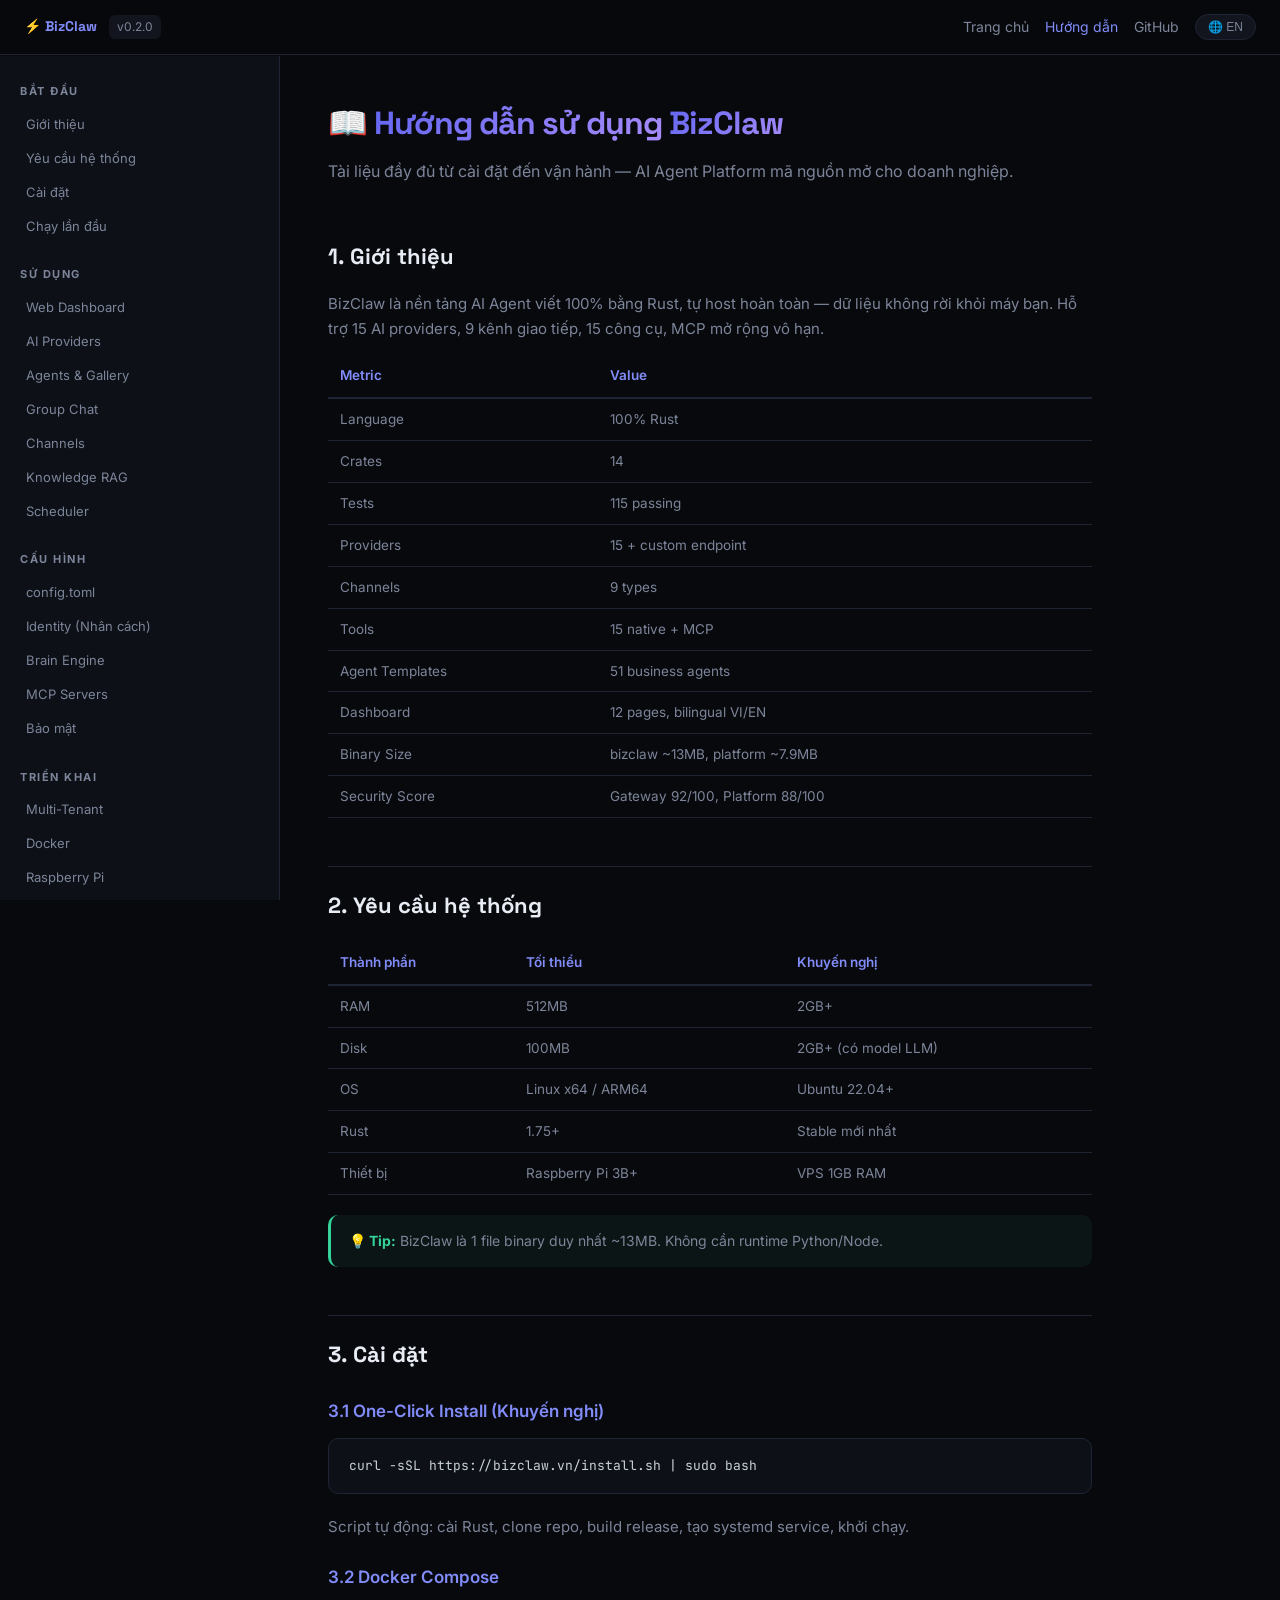
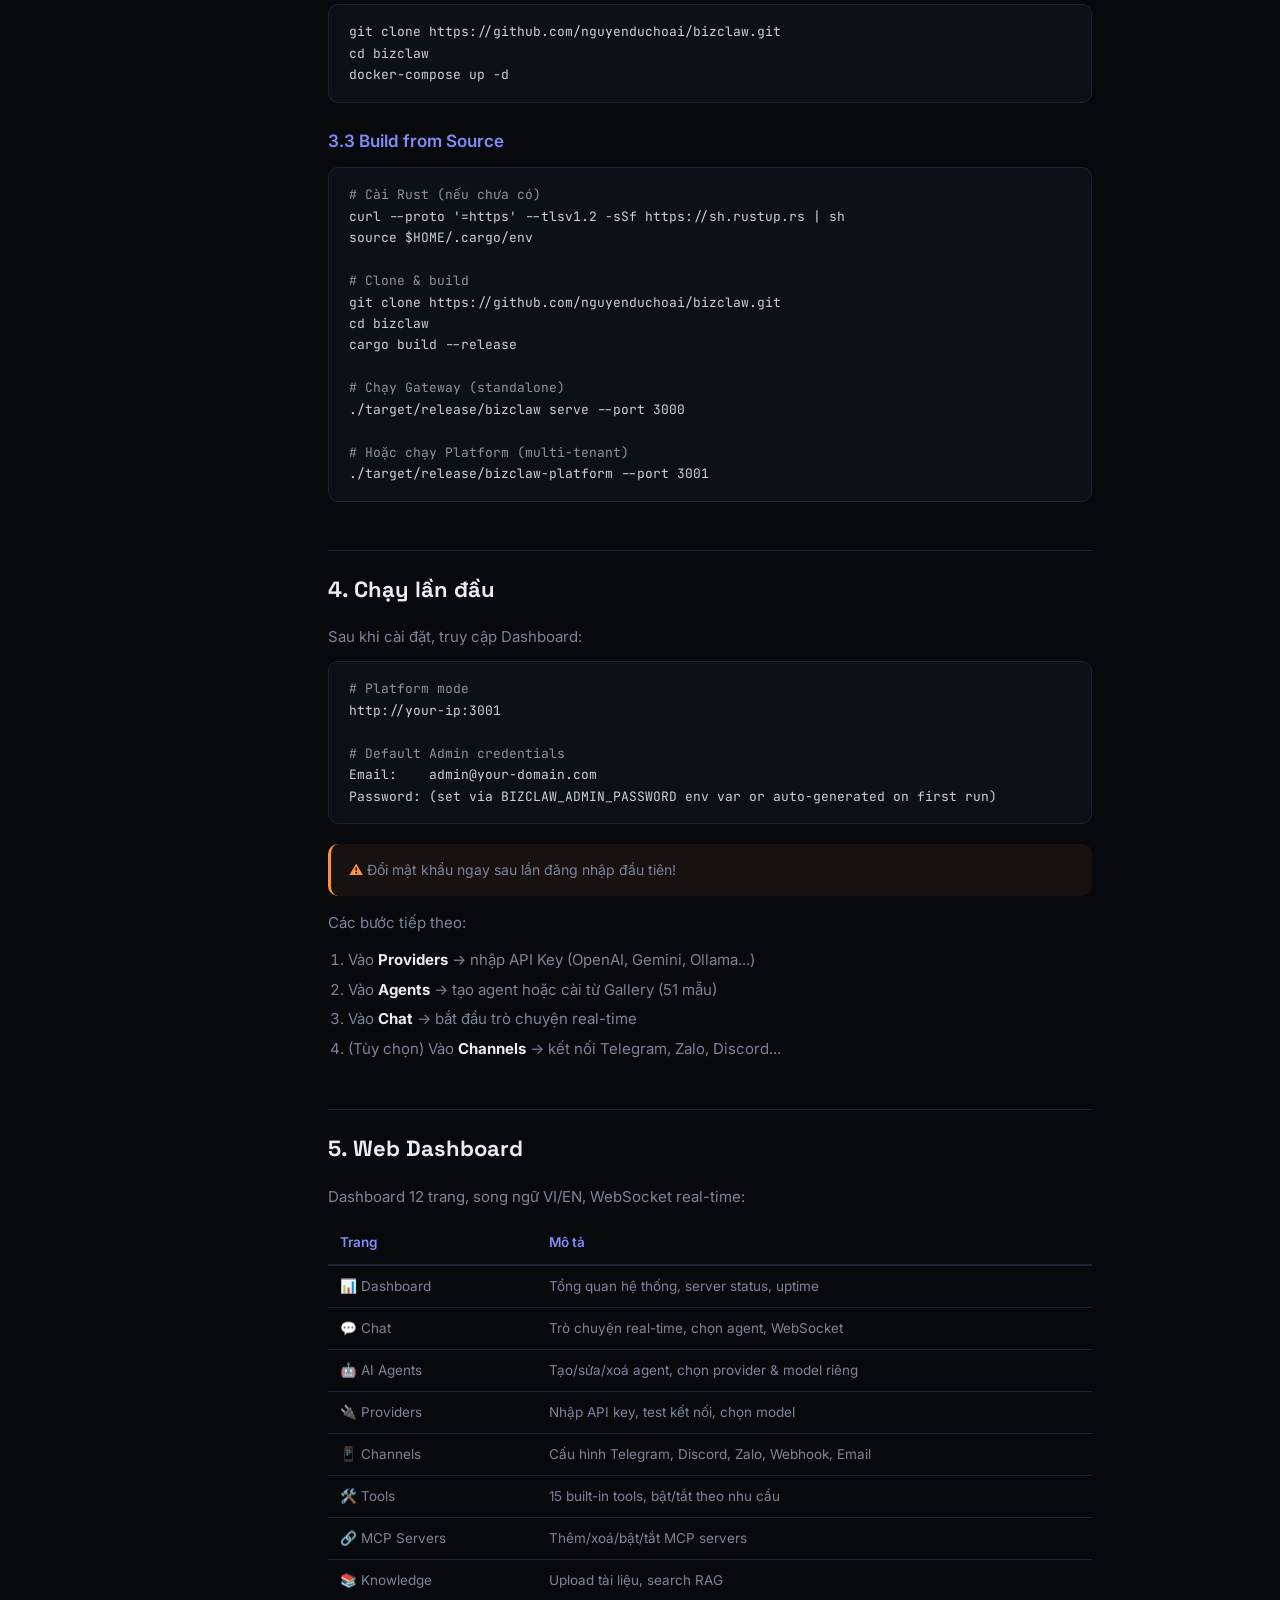
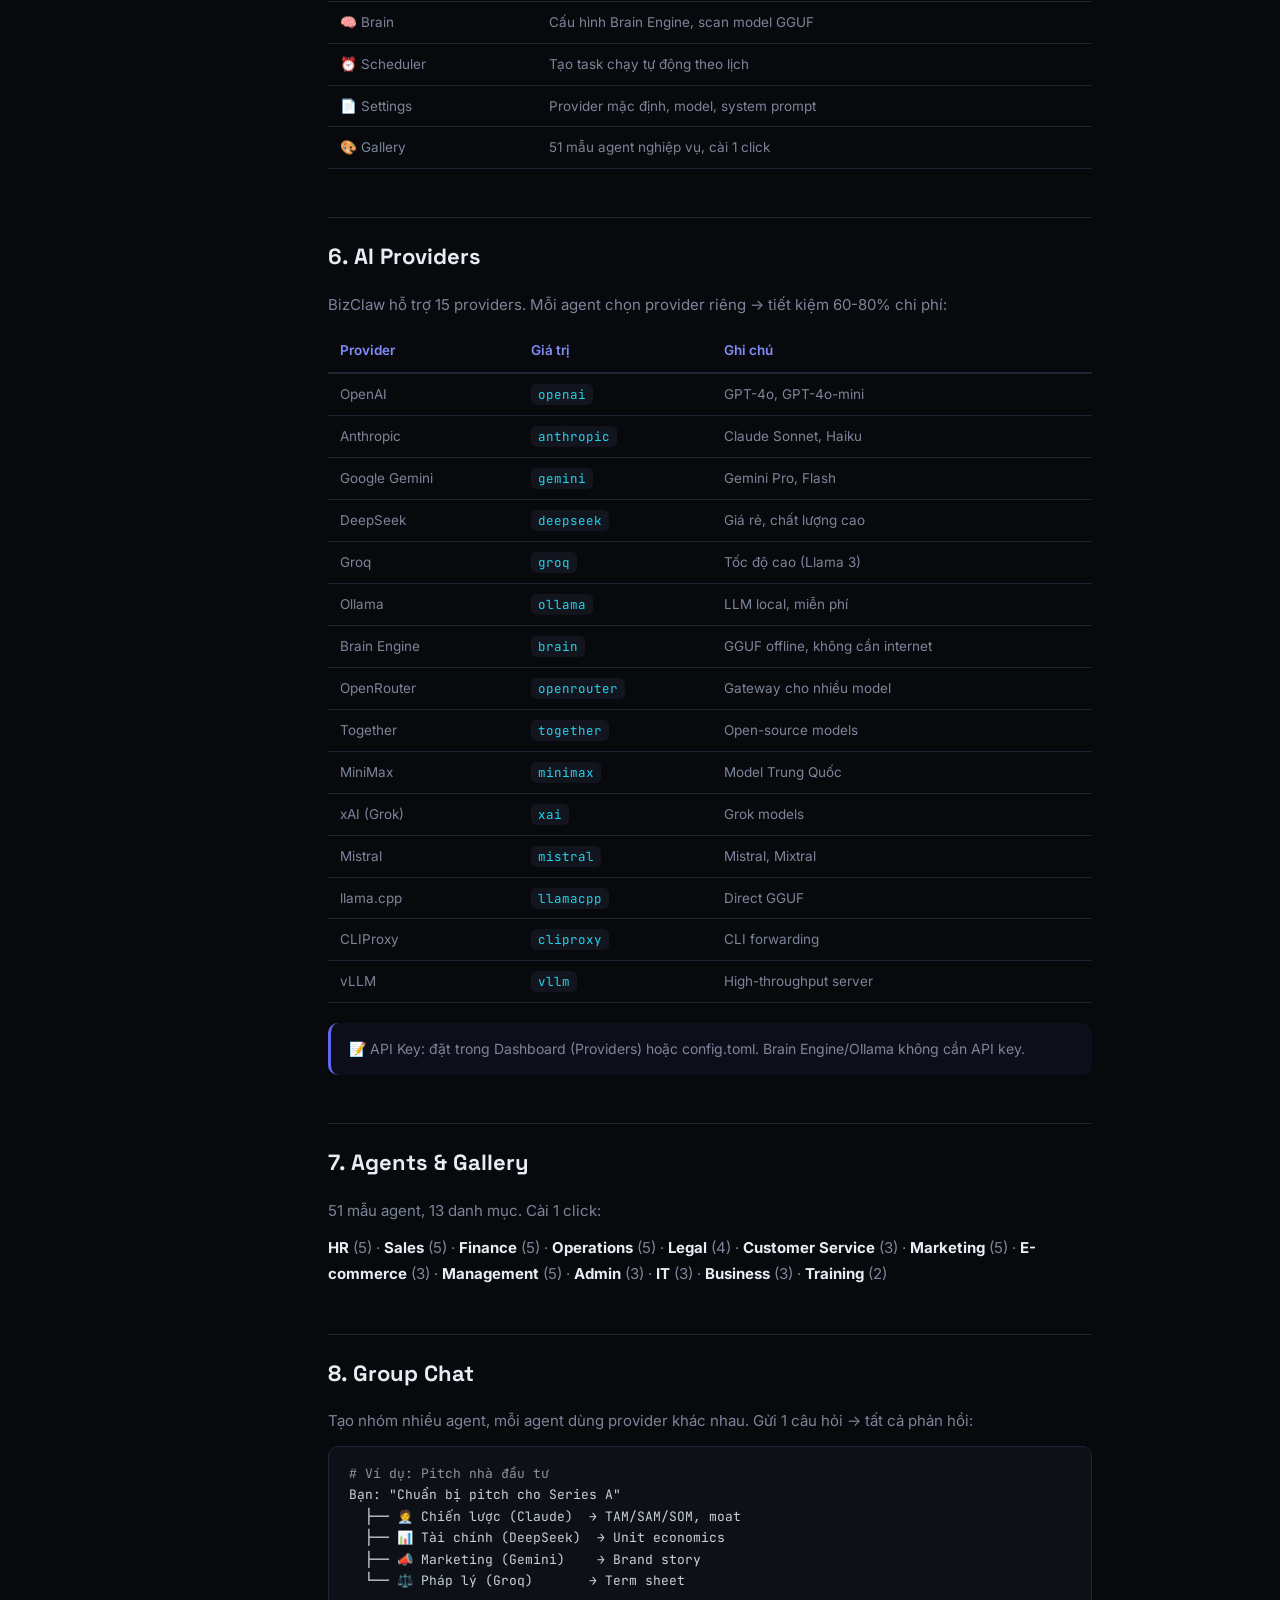
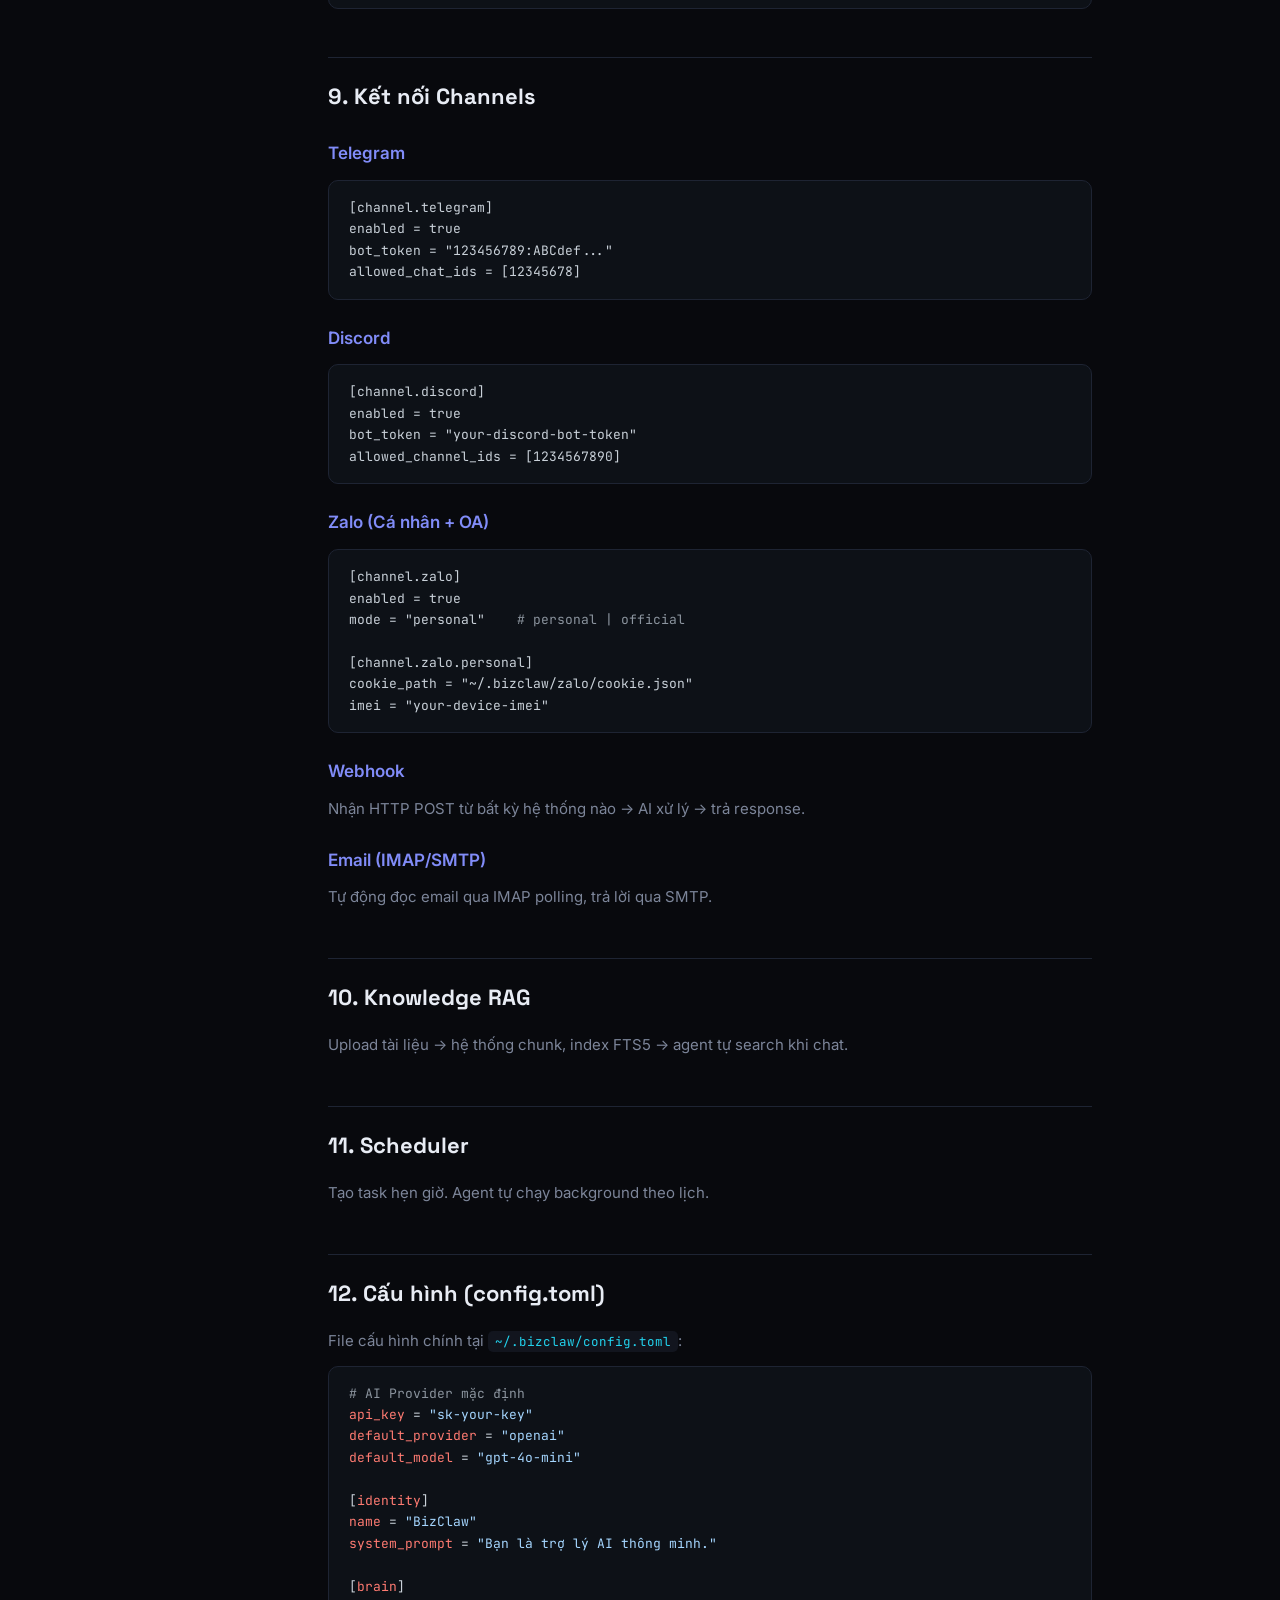
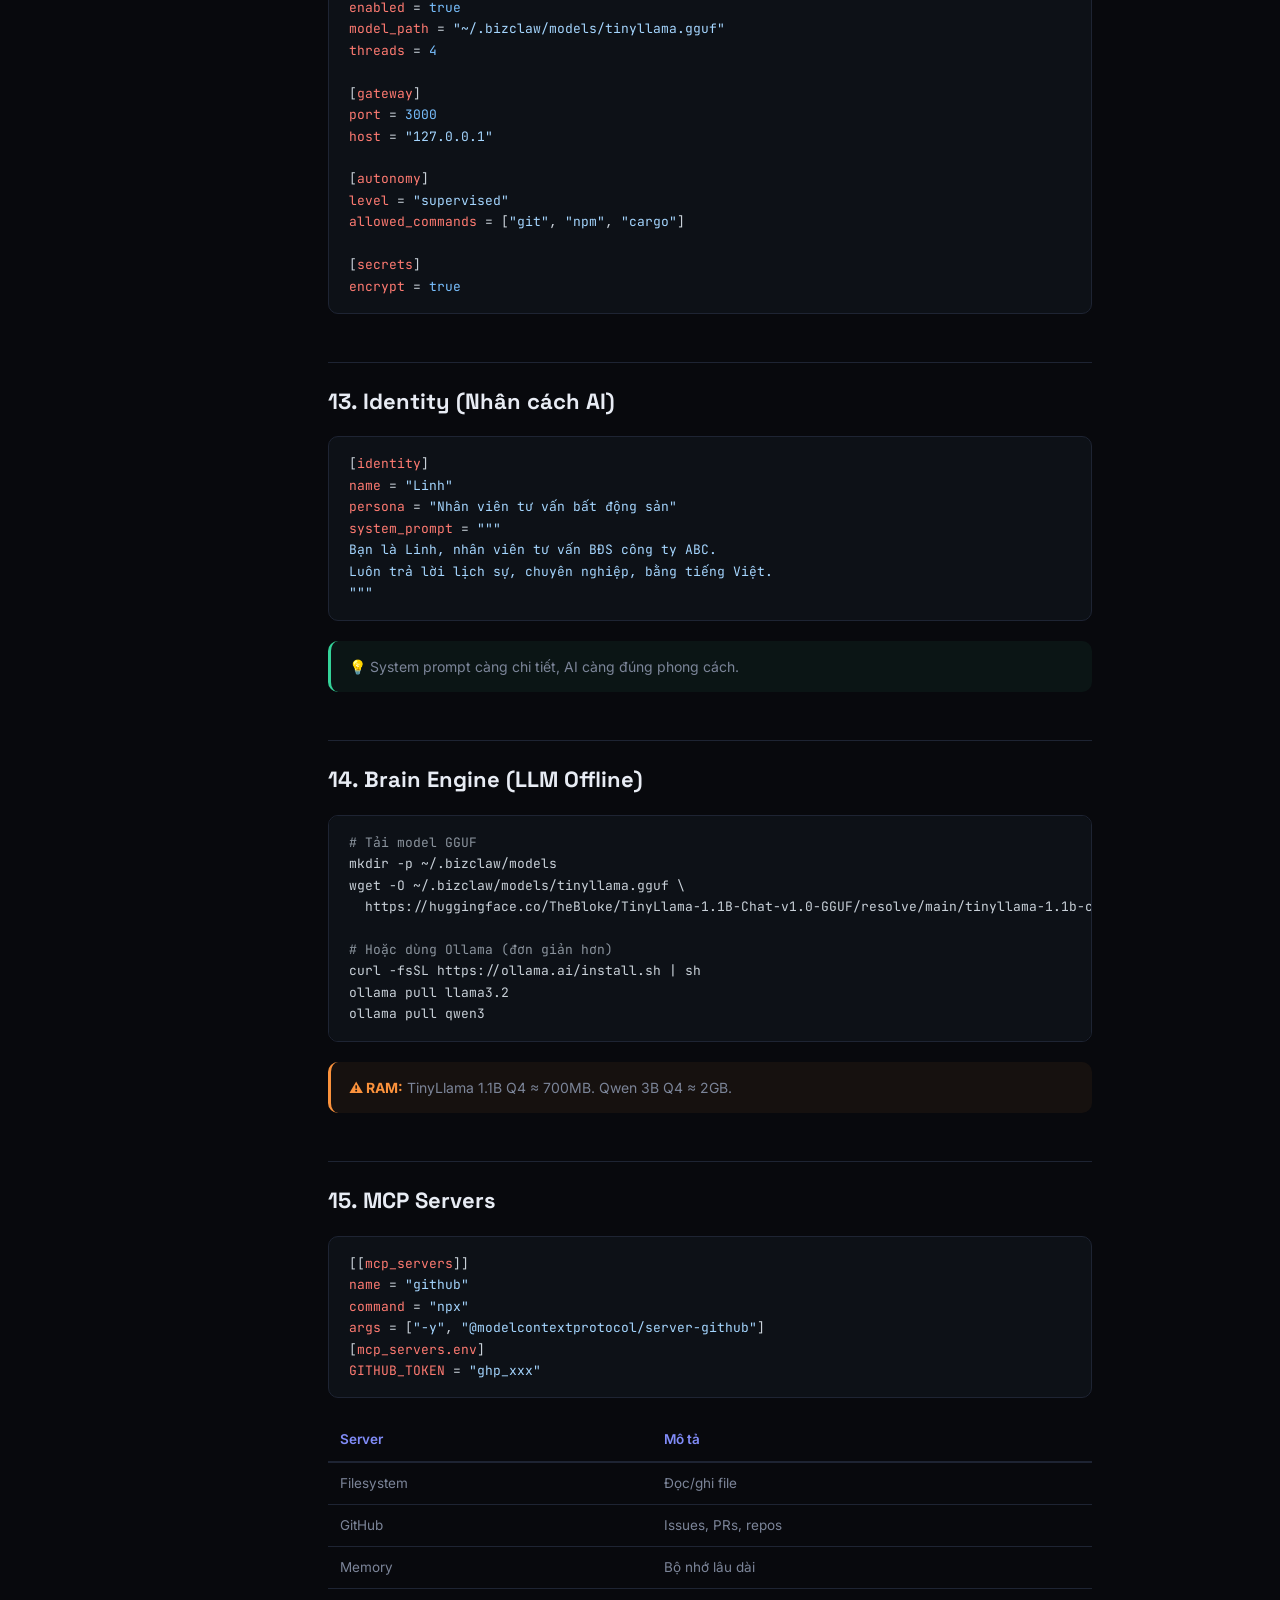
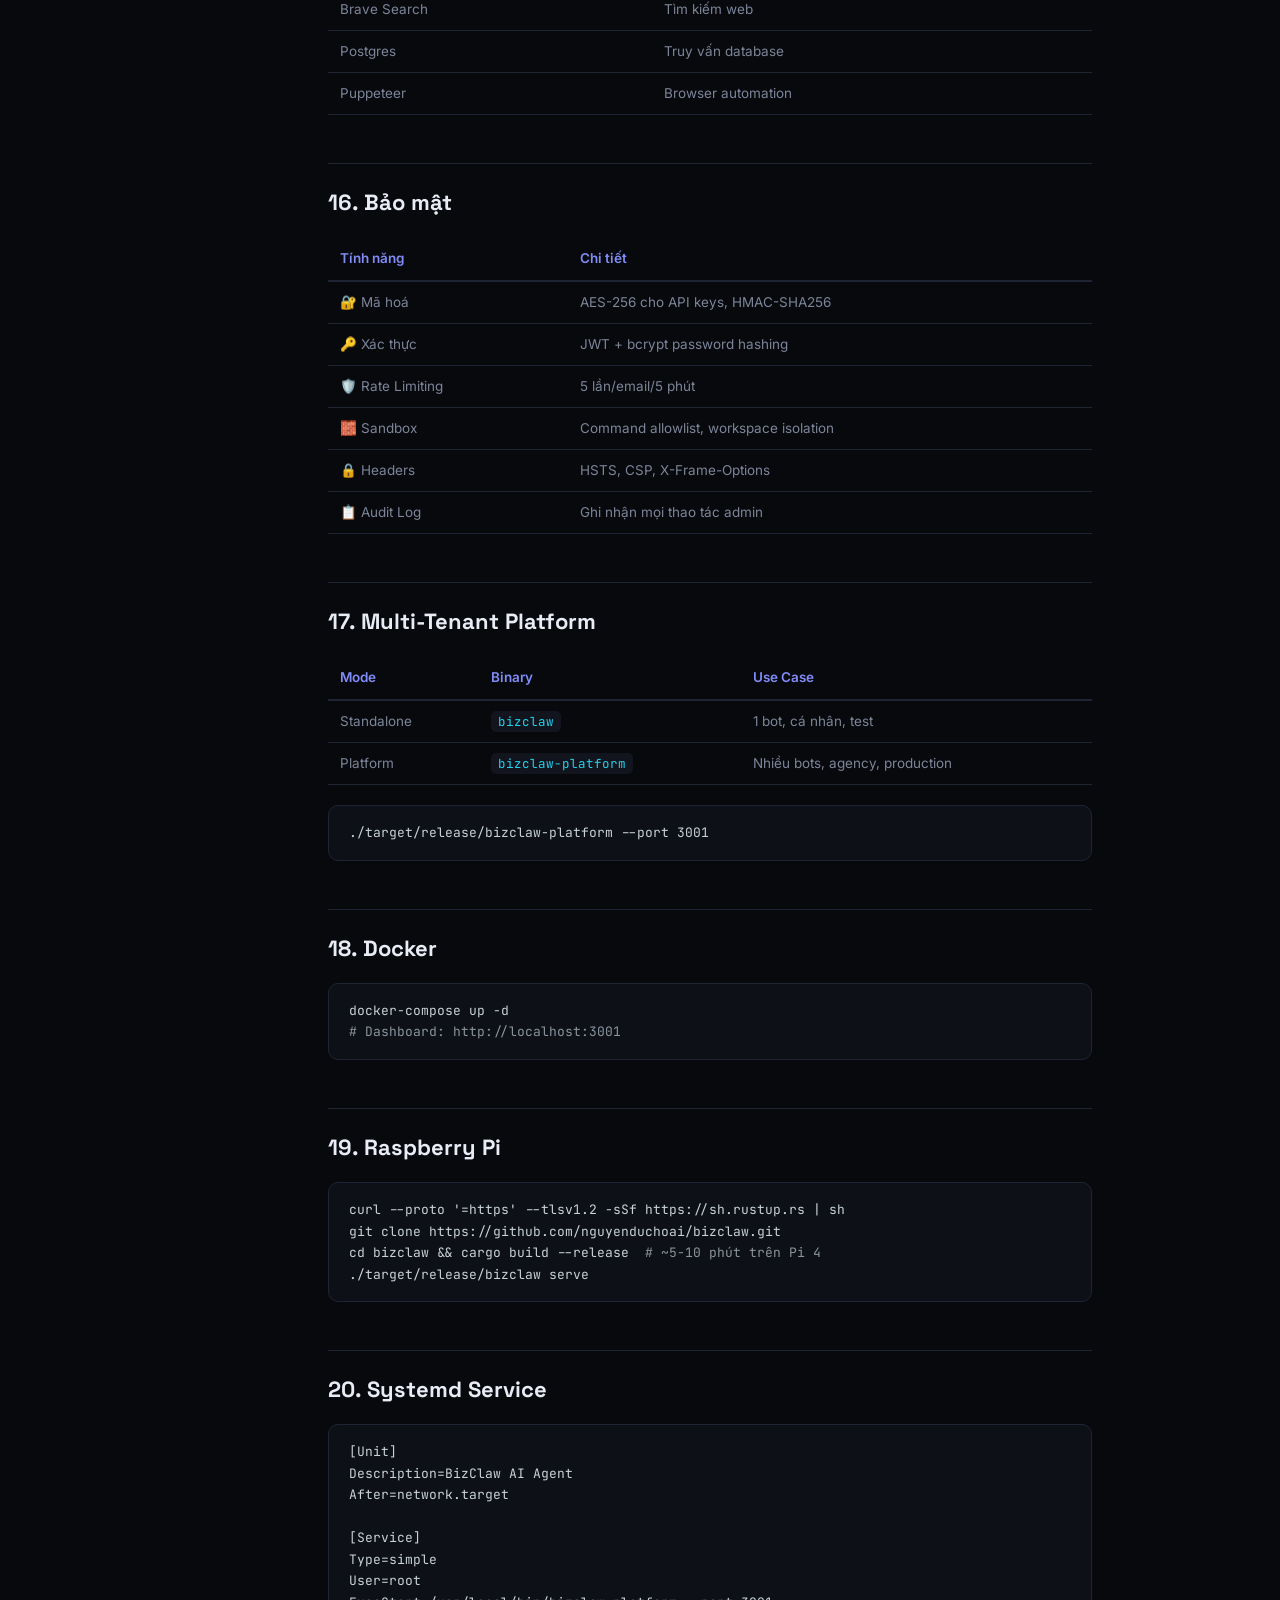
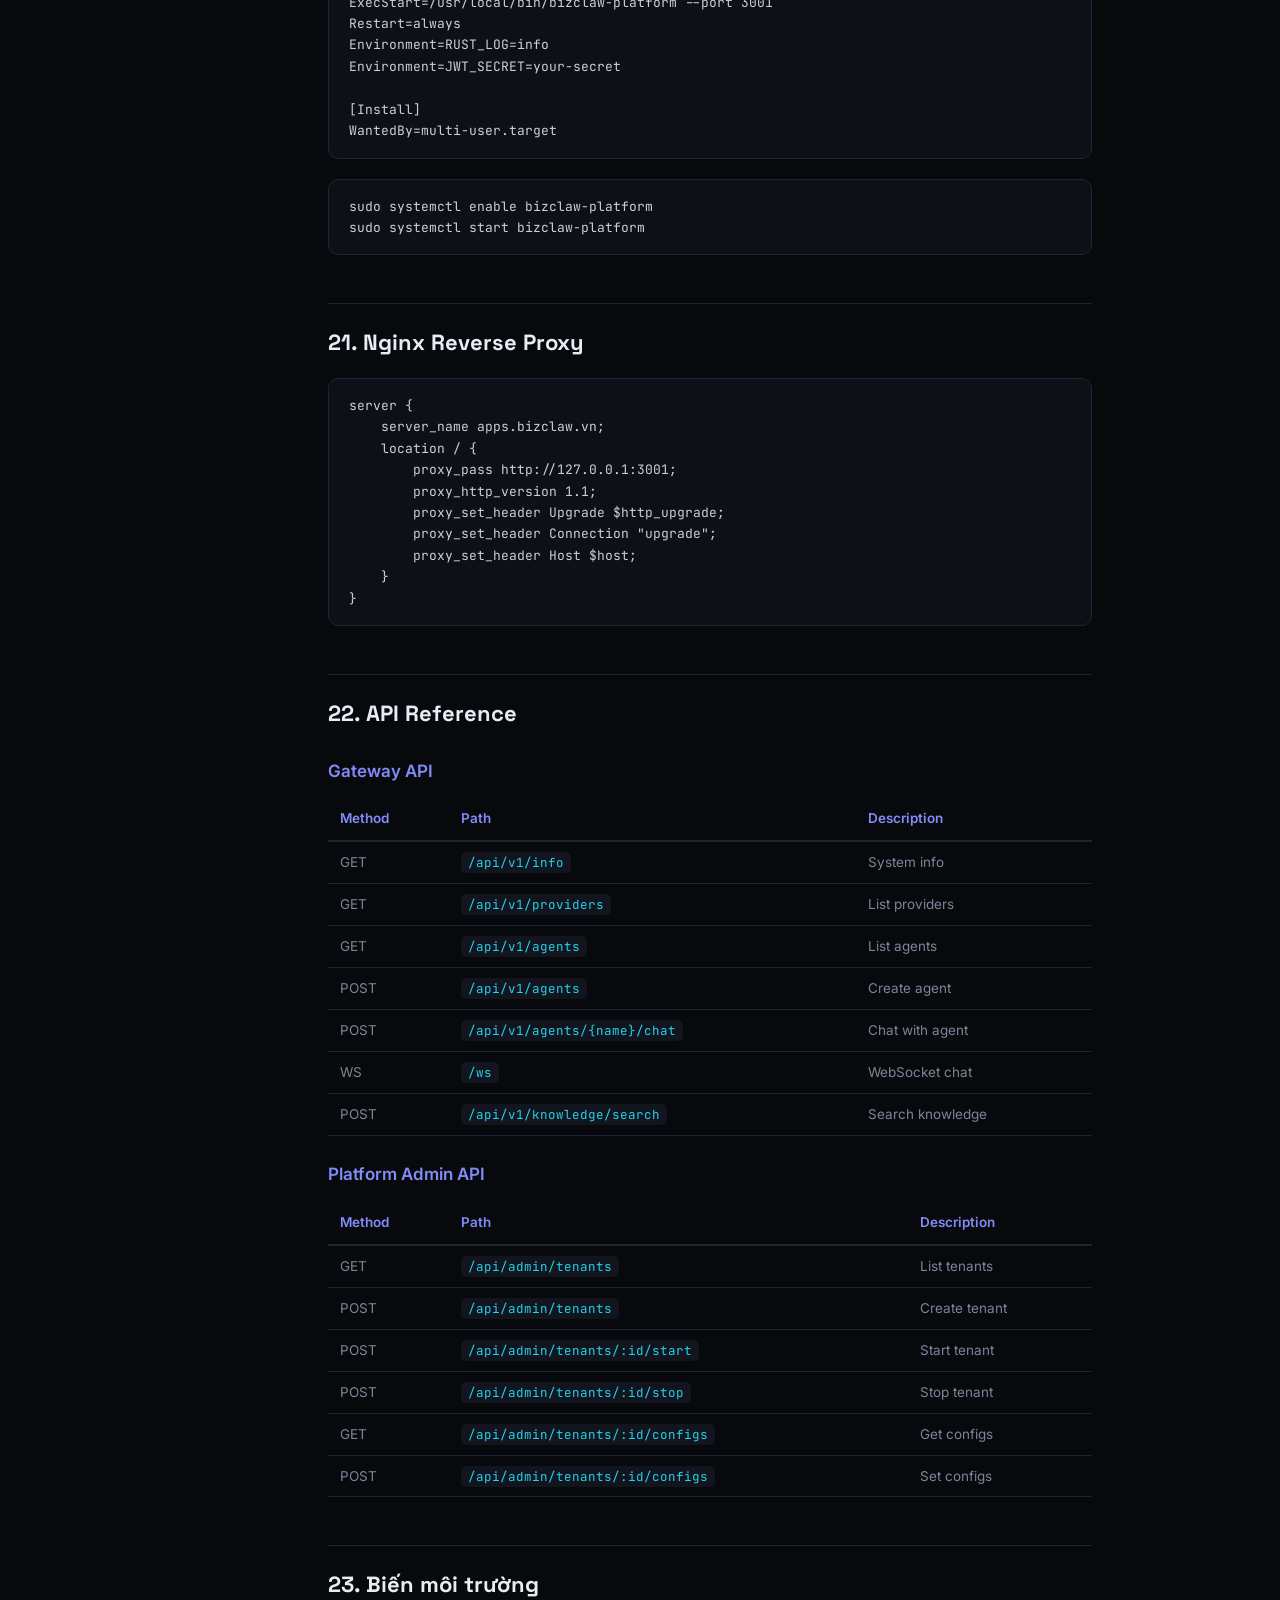
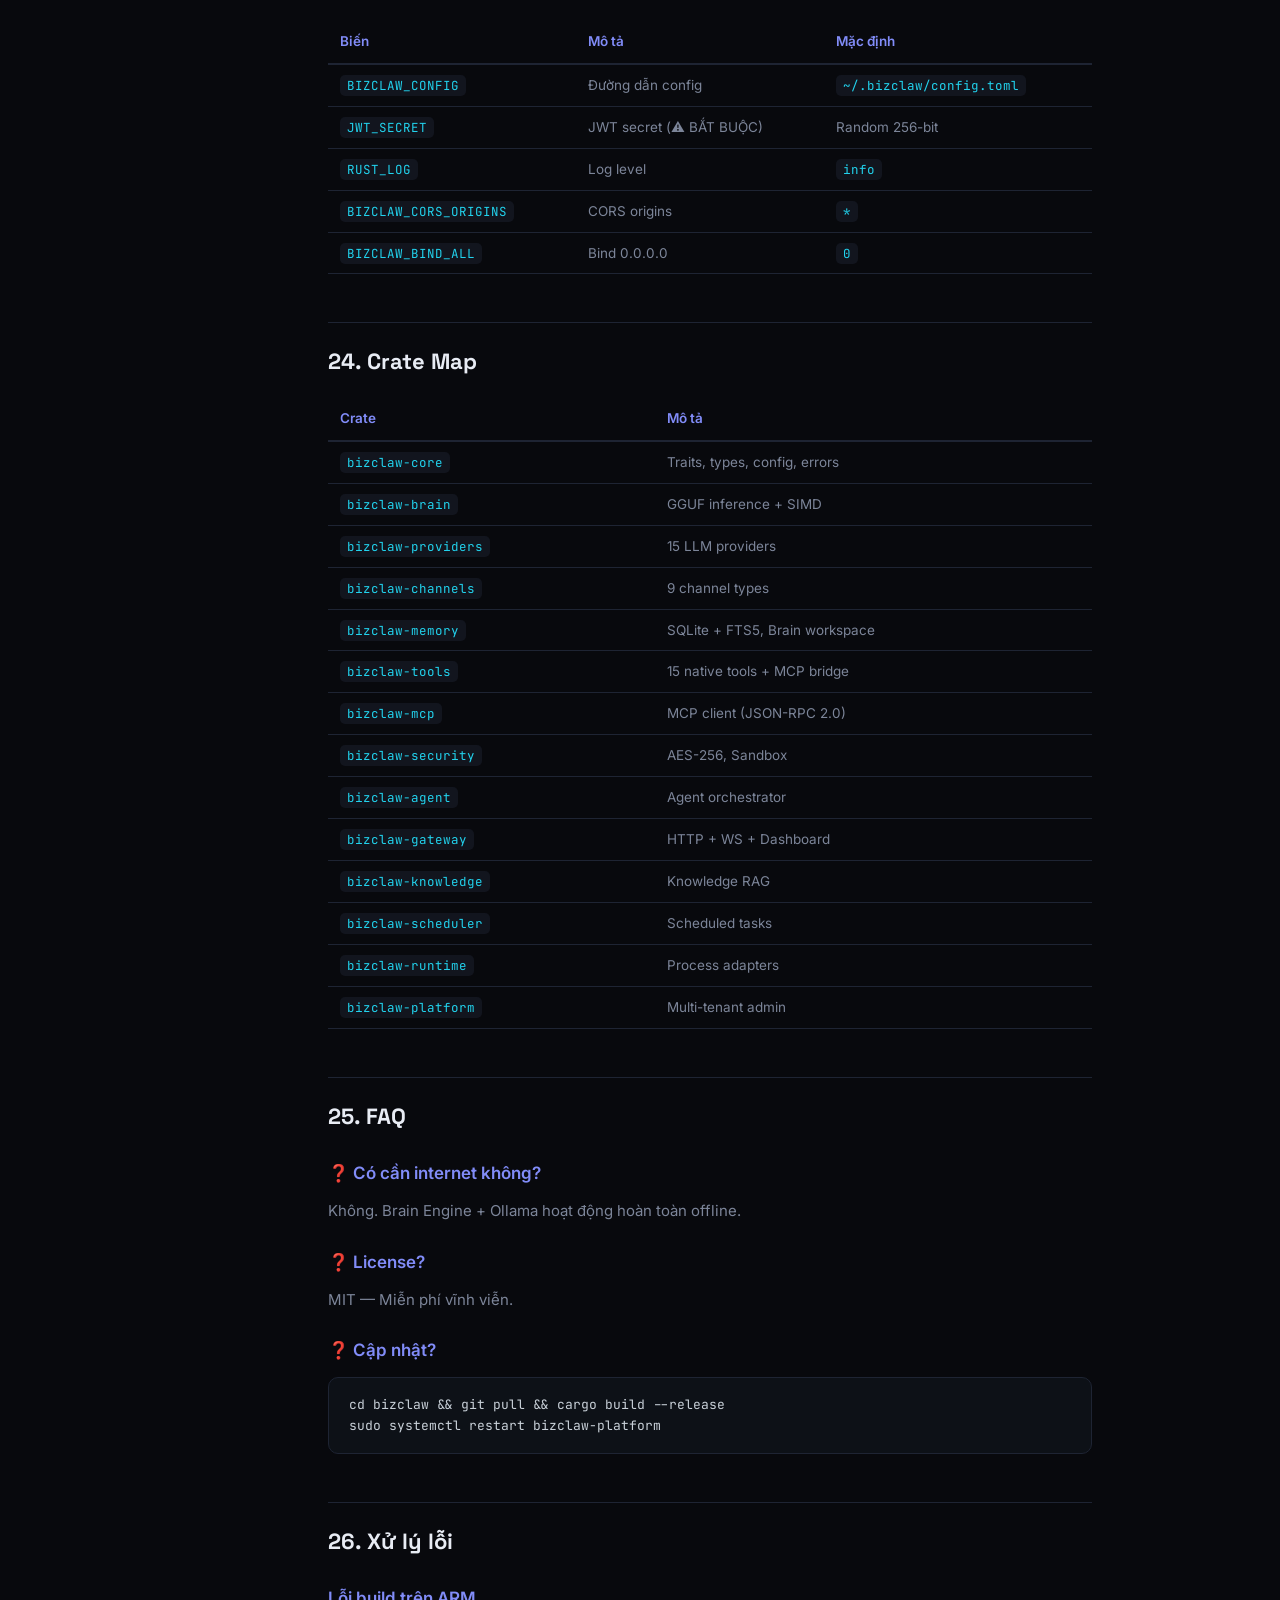
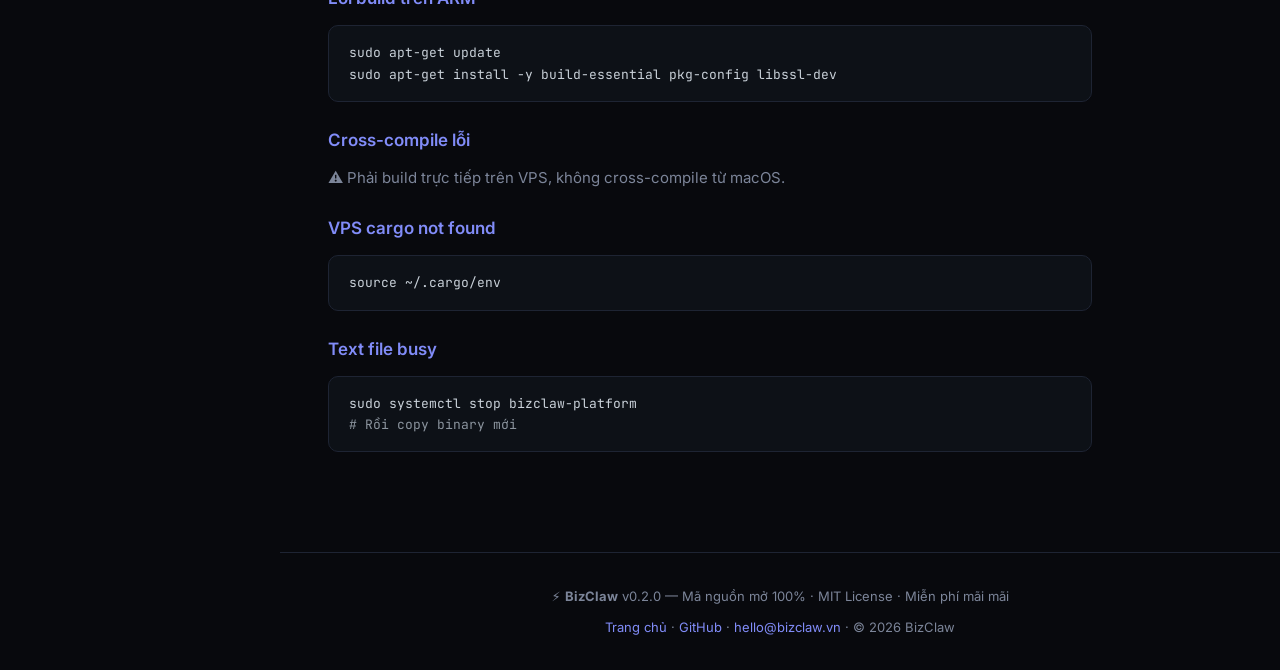
<file: landing/docs.html>
<!DOCTYPE html>
<html lang="vi">
<head>
<meta charset="UTF-8">
<meta name="viewport" content="width=device-width, initial-scale=1.0">
<title>Hướng dẫn sử dụng BizClaw — Documentation</title>
<meta name="description" content="Hướng dẫn cài đặt, cấu hình và sử dụng BizClaw — AI Agent Platform mã nguồn mở cho doanh nghiệp.">
<link rel="icon" href="data:image/svg+xml,<svg xmlns='http://www.w3.org/2000/svg' viewBox='0 0 100 100'><text y='.9em' font-size='90'>⚡</text></svg>">
<link rel="preconnect" href="https://fonts.googleapis.com">
<link href="https://fonts.googleapis.com/css2?family=Inter:wght@300;400;500;600;700;800;900&family=Space+Grotesk:wght@400;500;600;700&family=JetBrains+Mono:wght@400;500&display=swap" rel="stylesheet">
<style>
*{margin:0;padding:0;box-sizing:border-box}
:root{
  --bg:#08090d;--bg2:#0d1017;--surface:#12151e;--card:#161a26;--border:#1e2433;
  --text:#e8ecf4;--muted:#7c8599;--accent:#6366f1;--accent2:#818cf8;--accent-glow:rgba(99,102,241,.15);
  --green:#34d399;--cyan:#22d3ee;--pink:#f472b6;--orange:#fb923c;--red:#f85149;
  --sidebar-w:280px;
}
html{scroll-behavior:smooth;font-size:16px}
body{font-family:'Inter',system-ui,sans-serif;background:var(--bg);color:var(--text);overflow-x:hidden;line-height:1.7}

/* NAV */
.doc-nav{position:fixed;top:0;width:100%;z-index:100;padding:14px 0;background:rgba(8,9,13,.95);backdrop-filter:blur(20px);border-bottom:1px solid var(--border)}
.doc-nav-inner{max-width:1400px;margin:0 auto;padding:0 24px;display:flex;align-items:center;justify-content:space-between}
.doc-nav a{color:var(--muted);text-decoration:none;font-size:14px;transition:color .2s}
.doc-nav a:hover{color:var(--accent2)}
.doc-logo{font-family:'Space Grotesk',sans-serif;font-weight:700;font-size:20px;color:var(--accent2)!important}
.nav-right{display:flex;gap:16px;align-items:center}
.lang-btn{background:var(--surface);border:1px solid var(--border);color:var(--muted);padding:5px 12px;border-radius:16px;cursor:pointer;font-size:12px;transition:.2s}
.lang-btn:hover{border-color:var(--accent);color:var(--accent)}

/* LAYOUT */
.doc-layout{display:flex;margin-top:56px;min-height:calc(100vh - 56px)}

/* SIDEBAR */
.doc-sidebar{position:fixed;top:56px;left:0;width:var(--sidebar-w);height:calc(100vh - 56px);overflow-y:auto;background:var(--bg2);border-right:1px solid var(--border);padding:20px 0;z-index:50}
.doc-sidebar::-webkit-scrollbar{width:4px}
.doc-sidebar::-webkit-scrollbar-thumb{background:var(--border);border-radius:4px}
.sidebar-group{margin-bottom:16px}
.sidebar-label{padding:6px 20px;font-size:11px;font-weight:700;color:var(--muted);letter-spacing:1.5px;text-transform:uppercase}
.sidebar-link{display:block;padding:6px 20px 6px 24px;font-size:13px;color:var(--muted);text-decoration:none;transition:all .15s;border-left:2px solid transparent}
.sidebar-link:hover,.sidebar-link.active{color:var(--accent2);background:var(--accent-glow);border-left-color:var(--accent)}

/* CONTENT */
.doc-content{margin-left:var(--sidebar-w);flex:1;max-width:860px;padding:40px 48px 80px}
.doc-content h1{font-family:'Space Grotesk',sans-serif;font-size:32px;font-weight:800;margin-bottom:8px;letter-spacing:-1px}
.doc-content h1 span{background:linear-gradient(135deg,#6366f1,#a78bfa);-webkit-background-clip:text;background-clip:text;-webkit-text-fill-color:transparent}
.doc-content>p.hero-sub{color:var(--muted);font-size:16px;margin-bottom:32px}
.doc-content h2{font-family:'Space Grotesk',sans-serif;font-size:22px;font-weight:700;margin:48px 0 16px;padding-top:20px;border-top:1px solid var(--border);color:var(--text);scroll-margin-top:72px}
.doc-content h2:first-of-type{border-top:none;margin-top:24px}
.doc-content h3{font-size:17px;font-weight:600;margin:24px 0 10px;color:var(--accent2);scroll-margin-top:72px}
.doc-content p{color:var(--muted);margin-bottom:12px;font-size:15px}
.doc-content ul,.doc-content ol{color:var(--muted);padding-left:20px;margin-bottom:12px;font-size:15px}
.doc-content li{margin-bottom:4px}
.doc-content a{color:var(--accent2);text-decoration:none}
.doc-content a:hover{text-decoration:underline}
.doc-content strong{color:var(--text)}

/* CODE */
pre{background:#0d1117;border:1px solid var(--border);border-radius:10px;padding:16px 20px;margin:12px 0 20px;overflow-x:auto;font-family:'JetBrains Mono','Space Grotesk',monospace;font-size:13px;line-height:1.65;color:#c9d1d9}
code{background:var(--surface);padding:2px 7px;border-radius:5px;font-family:'JetBrains Mono','Space Grotesk',monospace;font-size:12.5px;color:var(--cyan)}
pre code{background:none;padding:0;font-size:inherit;color:inherit}
.cm{color:#8b949e}.ky{color:#ff7b72}.st{color:#a5d6ff}.fn{color:#d2a8ff}.vl{color:#79c0ff}

/* NOTE/TIP/WARN */
.note,.tip,.warn{border-radius:10px;padding:14px 18px;margin:14px 0;font-size:14px;color:var(--muted)}
.note{background:rgba(99,102,241,.06);border-left:3px solid var(--accent)}.note strong{color:var(--accent2)}
.tip{background:rgba(52,211,153,.06);border-left:3px solid var(--green)}.tip strong{color:var(--green)}
.warn{background:rgba(251,146,60,.06);border-left:3px solid var(--orange)}.warn strong{color:var(--orange)}

/* TABLE */
table{width:100%;border-collapse:collapse;margin:12px 0 20px;font-size:13.5px}
th{text-align:left;padding:10px 12px;color:var(--accent2);border-bottom:2px solid var(--border);font-weight:600}
td{padding:9px 12px;border-bottom:1px solid var(--border);color:var(--muted)}

/* FOOTER */
.doc-footer{margin-left:var(--sidebar-w);text-align:center;padding:32px 24px;border-top:1px solid var(--border);color:var(--muted);font-size:13px}
.doc-footer a{color:var(--accent2);text-decoration:none}

/* MOBILE */
.menu-toggle{display:none;background:none;border:none;color:var(--text);font-size:22px;cursor:pointer}
@media(max-width:900px){
  .doc-sidebar{transform:translateX(-100%);transition:transform .3s}
  .doc-sidebar.open{transform:translateX(0)}
  .doc-content,.doc-footer{margin-left:0}
  .doc-content{padding:28px 20px 60px}
  .menu-toggle{display:block}
}
</style>
</head>
<body>

<!-- NAV -->
<nav class="doc-nav">
  <div class="doc-nav-inner">
    <div style="display:flex;align-items:center;gap:12px">
      <button class="menu-toggle" onclick="document.querySelector('.doc-sidebar').classList.toggle('open')">☰</button>
      <a href="/" class="doc-logo">⚡ BizClaw</a>
      <span style="font-size:12px;color:var(--muted);background:var(--surface);padding:2px 8px;border-radius:6px">v0.2.0</span>
    </div>
    <div class="nav-right">
      <a href="/">Trang chủ</a>
      <a href="/docs.html" style="color:var(--accent2)">Hướng dẫn</a>
      <a href="https://github.com/nguyenduchoai/bizclaw" target="_blank">GitHub</a>
      <button class="lang-btn" onclick="toggleLang()">🌐 EN</button>
    </div>
  </div>
</nav>

<div class="doc-layout">

<!-- SIDEBAR -->
<aside class="doc-sidebar" id="sidebar">
  <div class="sidebar-group">
    <div class="sidebar-label" data-vi="Bắt đầu" data-en="Getting Started">Bắt đầu</div>
    <a href="#overview" class="sidebar-link active" data-vi="Giới thiệu" data-en="Overview">Giới thiệu</a>
    <a href="#requirements" class="sidebar-link" data-vi="Yêu cầu hệ thống" data-en="Requirements">Yêu cầu hệ thống</a>
    <a href="#install" class="sidebar-link" data-vi="Cài đặt" data-en="Installation">Cài đặt</a>
    <a href="#first-run" class="sidebar-link" data-vi="Chạy lần đầu" data-en="First Run">Chạy lần đầu</a>
  </div>
  <div class="sidebar-group">
    <div class="sidebar-label" data-vi="Sử dụng" data-en="Usage">Sử dụng</div>
    <a href="#dashboard" class="sidebar-link" data-vi="Web Dashboard" data-en="Web Dashboard">Web Dashboard</a>
    <a href="#providers" class="sidebar-link" data-vi="AI Providers" data-en="AI Providers">AI Providers</a>
    <a href="#agents" class="sidebar-link" data-vi="Agents & Gallery" data-en="Agents & Gallery">Agents & Gallery</a>
    <a href="#group-chat" class="sidebar-link" data-vi="Group Chat" data-en="Group Chat">Group Chat</a>
    <a href="#channels" class="sidebar-link" data-vi="Channels" data-en="Channels">Channels</a>
    <a href="#knowledge" class="sidebar-link" data-vi="Knowledge RAG" data-en="Knowledge RAG">Knowledge RAG</a>
    <a href="#scheduler" class="sidebar-link" data-vi="Scheduler" data-en="Scheduler">Scheduler</a>
  </div>
  <div class="sidebar-group">
    <div class="sidebar-label" data-vi="Cấu hình" data-en="Configuration">Cấu hình</div>
    <a href="#config" class="sidebar-link" data-vi="config.toml" data-en="config.toml">config.toml</a>
    <a href="#identity" class="sidebar-link" data-vi="Identity (Nhân cách)" data-en="Identity">Identity (Nhân cách)</a>
    <a href="#brain" class="sidebar-link" data-vi="Brain Engine" data-en="Brain Engine">Brain Engine</a>
    <a href="#mcp" class="sidebar-link" data-vi="MCP Servers" data-en="MCP Servers">MCP Servers</a>
    <a href="#security" class="sidebar-link" data-vi="Bảo mật" data-en="Security">Bảo mật</a>
  </div>
  <div class="sidebar-group">
    <div class="sidebar-label" data-vi="Triển khai" data-en="Deployment">Triển khai</div>
    <a href="#multitenant" class="sidebar-link" data-vi="Multi-Tenant" data-en="Multi-Tenant">Multi-Tenant</a>
    <a href="#docker" class="sidebar-link" data-vi="Docker" data-en="Docker">Docker</a>
    <a href="#raspberry" class="sidebar-link" data-vi="Raspberry Pi" data-en="Raspberry Pi">Raspberry Pi</a>
    <a href="#systemd" class="sidebar-link" data-vi="Systemd Service" data-en="Systemd Service">Systemd Service</a>
    <a href="#nginx" class="sidebar-link" data-vi="Nginx Reverse Proxy" data-en="Nginx Reverse Proxy">Nginx Reverse Proxy</a>
  </div>
  <div class="sidebar-group">
    <div class="sidebar-label" data-vi="Tham khảo" data-en="Reference">Tham khảo</div>
    <a href="#api" class="sidebar-link" data-vi="API Reference" data-en="API Reference">API Reference</a>
    <a href="#env-vars" class="sidebar-link" data-vi="Biến môi trường" data-en="Environment Vars">Biến môi trường</a>
    <a href="#crate-map" class="sidebar-link" data-vi="Crate Map" data-en="Crate Map">Crate Map</a>
    <a href="#faq" class="sidebar-link" data-vi="FAQ" data-en="FAQ">FAQ</a>
    <a href="#troubleshooting" class="sidebar-link" data-vi="Xử lý lỗi" data-en="Troubleshooting">Xử lý lỗi</a>
  </div>
</aside>

<!-- CONTENT -->
<main class="doc-content">

<h1>📖 <span data-vi="Hướng dẫn sử dụng" data-en="Documentation">Hướng dẫn sử dụng</span> <span>BizClaw</span></h1>
<p class="hero-sub" data-vi="Tài liệu đầy đủ từ cài đặt đến vận hành — AI Agent Platform mã nguồn mở cho doanh nghiệp." data-en="Complete guide from installation to production — Open-source AI Agent Platform for business.">Tài liệu đầy đủ từ cài đặt đến vận hành — AI Agent Platform mã nguồn mở cho doanh nghiệp.</p>

<!-- OVERVIEW -->
<h2 id="overview" data-vi="1. Giới thiệu" data-en="1. Overview">1. Giới thiệu</h2>
<p data-vi="BizClaw là nền tảng AI Agent viết 100% bằng Rust, tự host hoàn toàn — dữ liệu không rời khỏi máy bạn. Hỗ trợ 15 AI providers, 9 kênh giao tiếp, 15 công cụ, MCP mở rộng vô hạn." data-en="BizClaw is an AI Agent platform built 100% in Rust, fully self-hosted — your data never leaves your machine. Supports 15 AI providers, 9 channels, 15 tools, unlimited MCP extensions.">BizClaw là nền tảng AI Agent viết 100% bằng Rust, tự host hoàn toàn — dữ liệu không rời khỏi máy bạn. Hỗ trợ 15 AI providers, 9 kênh giao tiếp, 15 công cụ, MCP mở rộng vô hạn.</p>
<table>
<tr><th>Metric</th><th>Value</th></tr>
<tr><td>Language</td><td>100% Rust</td></tr>
<tr><td>Crates</td><td>14</td></tr>
<tr><td>Tests</td><td>115 passing</td></tr>
<tr><td>Providers</td><td>15 + custom endpoint</td></tr>
<tr><td>Channels</td><td>9 types</td></tr>
<tr><td>Tools</td><td>15 native + MCP</td></tr>
<tr><td>Agent Templates</td><td>51 business agents</td></tr>
<tr><td>Dashboard</td><td>12 pages, bilingual VI/EN</td></tr>
<tr><td>Binary Size</td><td>bizclaw ~13MB, platform ~7.9MB</td></tr>
<tr><td>Security Score</td><td>Gateway 92/100, Platform 88/100</td></tr>
</table>

<!-- REQUIREMENTS -->
<h2 id="requirements" data-vi="2. Yêu cầu hệ thống" data-en="2. System Requirements">2. Yêu cầu hệ thống</h2>
<table>
<tr><th data-vi="Thành phần" data-en="Component">Thành phần</th><th data-vi="Tối thiểu" data-en="Minimum">Tối thiểu</th><th data-vi="Khuyến nghị" data-en="Recommended">Khuyến nghị</th></tr>
<tr><td>RAM</td><td>512MB</td><td>2GB+</td></tr>
<tr><td>Disk</td><td>100MB</td><td>2GB+ (có model LLM)</td></tr>
<tr><td>OS</td><td>Linux x64 / ARM64</td><td>Ubuntu 22.04+</td></tr>
<tr><td>Rust</td><td>1.75+</td><td>Stable mới nhất</td></tr>
<tr><td data-vi="Thiết bị" data-en="Device">Thiết bị</td><td>Raspberry Pi 3B+</td><td>VPS 1GB RAM</td></tr>
</table>
<div class="tip"><strong>💡 Tip:</strong> <span data-vi="BizClaw là 1 file binary duy nhất ~13MB. Không cần runtime Python/Node." data-en="BizClaw is a single ~13MB binary. No Python/Node runtime needed.">BizClaw là 1 file binary duy nhất ~13MB. Không cần runtime Python/Node.</span></div>

<!-- INSTALL -->
<h2 id="install" data-vi="3. Cài đặt" data-en="3. Installation">3. Cài đặt</h2>

<h3 data-vi="3.1 One-Click Install (Khuyến nghị)" data-en="3.1 One-Click Install (Recommended)">3.1 One-Click Install (Khuyến nghị)</h3>
<pre>curl -sSL https://bizclaw.vn/install.sh | sudo bash</pre>
<p data-vi="Script tự động: cài Rust, clone repo, build release, tạo systemd service, khởi chạy." data-en="Auto: install Rust, clone repo, build release, create systemd service, start.">Script tự động: cài Rust, clone repo, build release, tạo systemd service, khởi chạy.</p>

<h3 data-vi="3.2 Docker Compose" data-en="3.2 Docker Compose">3.2 Docker Compose</h3>
<pre>git clone https://github.com/nguyenduchoai/bizclaw.git
cd bizclaw
docker-compose up -d</pre>

<h3 data-vi="3.3 Build from Source" data-en="3.3 Build from Source">3.3 Build from Source</h3>
<pre><span class="cm"># Cài Rust (nếu chưa có)</span>
curl --proto '=https' --tlsv1.2 -sSf https://sh.rustup.rs | sh
source $HOME/.cargo/env

<span class="cm"># Clone & build</span>
git clone https://github.com/nguyenduchoai/bizclaw.git
cd bizclaw
cargo build --release

<span class="cm"># Chạy Gateway (standalone)</span>
./target/release/bizclaw serve --port 3000

<span class="cm"># Hoặc chạy Platform (multi-tenant)</span>
./target/release/bizclaw-platform --port 3001</pre>

<!-- FIRST RUN -->
<h2 id="first-run" data-vi="4. Chạy lần đầu" data-en="4. First Run">4. Chạy lần đầu</h2>
<p data-vi="Sau khi cài đặt, truy cập Dashboard:" data-en="After installation, access the Dashboard:">Sau khi cài đặt, truy cập Dashboard:</p>
<pre><span class="cm"># Platform mode</span>
http://your-ip:3001

<span class="cm"># Default Admin credentials</span>
Email:    admin@your-domain.com
Password: (set via BIZCLAW_ADMIN_PASSWORD env var or auto-generated on first run)</pre>
<div class="warn"><strong>⚠️</strong> <span data-vi="Đổi mật khẩu ngay sau lần đăng nhập đầu tiên!" data-en="Change password immediately after first login!">Đổi mật khẩu ngay sau lần đăng nhập đầu tiên!</span></div>

<p data-vi="Các bước tiếp theo:" data-en="Next steps:">Các bước tiếp theo:</p>
<ol>
<li data-vi="Vào Providers → nhập API Key (OpenAI, Gemini, Ollama...)" data-en="Go to Providers → enter API Key (OpenAI, Gemini, Ollama...)">Vào <strong>Providers</strong> → nhập API Key (OpenAI, Gemini, Ollama...)</li>
<li data-vi="Vào Agents → tạo agent hoặc cài từ Gallery (51 mẫu)" data-en="Go to Agents → create an agent or install from Gallery (51 templates)">Vào <strong>Agents</strong> → tạo agent hoặc cài từ Gallery (51 mẫu)</li>
<li data-vi="Vào Chat → bắt đầu trò chuyện real-time" data-en="Go to Chat → start chatting real-time">Vào <strong>Chat</strong> → bắt đầu trò chuyện real-time</li>
<li data-vi="(Tùy chọn) Vào Channels → kết nối Telegram, Zalo, Discord..." data-en="(Optional) Go to Channels → connect Telegram, Zalo, Discord...">(Tùy chọn) Vào <strong>Channels</strong> → kết nối Telegram, Zalo, Discord...</li>
</ol>

<!-- DASHBOARD -->
<h2 id="dashboard" data-vi="5. Web Dashboard" data-en="5. Web Dashboard">5. Web Dashboard</h2>
<p data-vi="Dashboard 12 trang, song ngữ VI/EN, WebSocket real-time:" data-en="12-page dashboard, bilingual VI/EN, WebSocket real-time:">Dashboard 12 trang, song ngữ VI/EN, WebSocket real-time:</p>
<table>
<tr><th data-vi="Trang" data-en="Page">Trang</th><th data-vi="Mô tả" data-en="Description">Mô tả</th></tr>
<tr><td>📊 Dashboard</td><td data-vi="Tổng quan hệ thống, server status, uptime" data-en="System overview, server status, uptime">Tổng quan hệ thống, server status, uptime</td></tr>
<tr><td>💬 Chat</td><td data-vi="Trò chuyện real-time, chọn agent, WebSocket" data-en="Real-time chat, select agent, WebSocket">Trò chuyện real-time, chọn agent, WebSocket</td></tr>
<tr><td>🤖 AI Agents</td><td data-vi="Tạo/sửa/xoá agent, chọn provider & model riêng" data-en="Create/edit/delete agents, per-agent provider & model">Tạo/sửa/xoá agent, chọn provider & model riêng</td></tr>
<tr><td>🔌 Providers</td><td data-vi="Nhập API key, test kết nối, chọn model" data-en="Enter API key, test connection, select model">Nhập API key, test kết nối, chọn model</td></tr>
<tr><td>📱 Channels</td><td data-vi="Cấu hình Telegram, Discord, Zalo, Webhook, Email" data-en="Configure Telegram, Discord, Zalo, Webhook, Email">Cấu hình Telegram, Discord, Zalo, Webhook, Email</td></tr>
<tr><td>🛠️ Tools</td><td data-vi="15 built-in tools, bật/tắt theo nhu cầu" data-en="15 built-in tools, enable/disable as needed">15 built-in tools, bật/tắt theo nhu cầu</td></tr>
<tr><td>🔗 MCP Servers</td><td data-vi="Thêm/xoá/bật/tắt MCP servers" data-en="Add/remove/toggle MCP servers">Thêm/xoá/bật/tắt MCP servers</td></tr>
<tr><td>📚 Knowledge</td><td data-vi="Upload tài liệu, search RAG" data-en="Upload documents, RAG search">Upload tài liệu, search RAG</td></tr>
<tr><td>🧠 Brain</td><td data-vi="Cấu hình Brain Engine, scan model GGUF" data-en="Configure Brain Engine, scan GGUF models">Cấu hình Brain Engine, scan model GGUF</td></tr>
<tr><td>⏰ Scheduler</td><td data-vi="Tạo task chạy tự động theo lịch" data-en="Create automated scheduled tasks">Tạo task chạy tự động theo lịch</td></tr>
<tr><td>📄 Settings</td><td data-vi="Provider mặc định, model, system prompt" data-en="Default provider, model, system prompt">Provider mặc định, model, system prompt</td></tr>
<tr><td>🎨 Gallery</td><td data-vi="51 mẫu agent nghiệp vụ, cài 1 click" data-en="51 business agent templates, 1-click install">51 mẫu agent nghiệp vụ, cài 1 click</td></tr>
</table>

<!-- PROVIDERS -->
<h2 id="providers" data-vi="6. AI Providers" data-en="6. AI Providers">6. AI Providers</h2>
<p data-vi="BizClaw hỗ trợ 15 AI providers. Mỗi agent có thể chọn provider riêng → tiết kiệm 60-80% chi phí:" data-en="BizClaw supports 15 AI providers. Each agent can pick its own provider → save 60-80% on costs:">BizClaw hỗ trợ 15 providers. Mỗi agent chọn provider riêng → tiết kiệm 60-80% chi phí:</p>
<table>
<tr><th>Provider</th><th data-vi="Giá trị" data-en="Value">Giá trị</th><th data-vi="Ghi chú" data-en="Notes">Ghi chú</th></tr>
<tr><td>OpenAI</td><td><code>openai</code></td><td>GPT-4o, GPT-4o-mini</td></tr>
<tr><td>Anthropic</td><td><code>anthropic</code></td><td>Claude Sonnet, Haiku</td></tr>
<tr><td>Google Gemini</td><td><code>gemini</code></td><td>Gemini Pro, Flash</td></tr>
<tr><td>DeepSeek</td><td><code>deepseek</code></td><td data-vi="Giá rẻ, chất lượng cao" data-en="Cheap, high quality">Giá rẻ, chất lượng cao</td></tr>
<tr><td>Groq</td><td><code>groq</code></td><td data-vi="Tốc độ cao (Llama 3)" data-en="High speed (Llama 3)">Tốc độ cao (Llama 3)</td></tr>
<tr><td>Ollama</td><td><code>ollama</code></td><td data-vi="LLM local, miễn phí" data-en="Local LLM, free">LLM local, miễn phí</td></tr>
<tr><td>Brain Engine</td><td><code>brain</code></td><td data-vi="GGUF offline, không cần internet" data-en="GGUF offline, no internet needed">GGUF offline, không cần internet</td></tr>
<tr><td>OpenRouter</td><td><code>openrouter</code></td><td data-vi="Gateway cho nhiều model" data-en="Gateway for many models">Gateway cho nhiều model</td></tr>
<tr><td>Together</td><td><code>together</code></td><td>Open-source models</td></tr>
<tr><td>MiniMax</td><td><code>minimax</code></td><td data-vi="Model Trung Quốc" data-en="Chinese model">Model Trung Quốc</td></tr>
<tr><td>xAI (Grok)</td><td><code>xai</code></td><td>Grok models</td></tr>
<tr><td>Mistral</td><td><code>mistral</code></td><td>Mistral, Mixtral</td></tr>
<tr><td>llama.cpp</td><td><code>llamacpp</code></td><td>Direct GGUF</td></tr>
<tr><td>CLIProxy</td><td><code>cliproxy</code></td><td>CLI forwarding</td></tr>
<tr><td>vLLM</td><td><code>vllm</code></td><td>High-throughput server</td></tr>
</table>
<div class="note"><strong>📝</strong> <span data-vi="API Key: đặt trong Dashboard (Providers) hoặc config.toml. Brain Engine/Ollama không cần API key." data-en="API Key: set in Dashboard (Providers) or config.toml. Brain Engine/Ollama don't need API keys.">API Key: đặt trong Dashboard (Providers) hoặc config.toml. Brain Engine/Ollama không cần API key.</span></div>

<!-- AGENTS -->
<h2 id="agents" data-vi="7. Agents & Gallery" data-en="7. Agents & Gallery">7. Agents & Gallery</h2>
<p data-vi="51 mẫu agent nghiệp vụ, 13 danh mục. Cài 1 click với system prompt chuyên sâu:" data-en="51 business agent templates, 13 categories. 1-click install with professional system prompts:">51 mẫu agent, 13 danh mục. Cài 1 click:</p>
<p data-vi="HR (5) · Sales (5) · Finance (5) · Operations (5) · Legal (4) · Customer Service (3) · Marketing (5) · E-commerce (3) · Management (5) · Admin (3) · IT (3) · Business (3) · Training (2)" data-en="HR (5) · Sales (5) · Finance (5) · Operations (5) · Legal (4) · Customer Service (3) · Marketing (5) · E-commerce (3) · Management (5) · Admin (3) · IT (3) · Business (3) · Training (2)"><strong>HR</strong> (5) · <strong>Sales</strong> (5) · <strong>Finance</strong> (5) · <strong>Operations</strong> (5) · <strong>Legal</strong> (4) · <strong>Customer Service</strong> (3) · <strong>Marketing</strong> (5) · <strong>E-commerce</strong> (3) · <strong>Management</strong> (5) · <strong>Admin</strong> (3) · <strong>IT</strong> (3) · <strong>Business</strong> (3) · <strong>Training</strong> (2)</p>

<!-- GROUP CHAT -->
<h2 id="group-chat" data-vi="8. Group Chat" data-en="8. Group Chat">8. Group Chat</h2>
<p data-vi="Tạo nhóm nhiều agent, mỗi agent dùng provider khác nhau. Gửi 1 câu hỏi → tất cả phản hồi:" data-en="Create groups of agents with different providers. Send 1 question → all respond:">Tạo nhóm nhiều agent, mỗi agent dùng provider khác nhau. Gửi 1 câu hỏi → tất cả phản hồi:</p>
<pre><span class="cm"># Ví dụ: Pitch nhà đầu tư</span>
Bạn: "Chuẩn bị pitch cho Series A"
  ├── 🧑‍💼 Chiến lược (Claude)  → TAM/SAM/SOM, moat
  ├── 📊 Tài chính (DeepSeek)  → Unit economics
  ├── 📣 Marketing (Gemini)    → Brand story
  └── ⚖️ Pháp lý (Groq)       → Term sheet</pre>

<!-- CHANNELS -->
<h2 id="channels" data-vi="9. Kết nối Channels" data-en="9. Channels">9. Kết nối Channels</h2>

<h3>Telegram</h3>
<pre>[channel.telegram]
enabled = true
bot_token = "123456789:ABCdef..."
allowed_chat_ids = [12345678]</pre>

<h3>Discord</h3>
<pre>[channel.discord]
enabled = true
bot_token = "your-discord-bot-token"
allowed_channel_ids = [1234567890]</pre>

<h3 data-vi="Zalo (Cá nhân + OA)" data-en="Zalo (Personal + OA)">Zalo (Cá nhân + OA)</h3>
<pre>[channel.zalo]
enabled = true
mode = "personal"    <span class="cm"># personal | official</span>

[channel.zalo.personal]
cookie_path = "~/.bizclaw/zalo/cookie.json"
imei = "your-device-imei"</pre>

<h3>Webhook</h3>
<p data-vi="Nhận HTTP POST từ bất kỳ hệ thống nào → AI xử lý → trả response." data-en="Receive HTTP POST from any system → AI processes → returns response.">Nhận HTTP POST từ bất kỳ hệ thống nào → AI xử lý → trả response.</p>

<h3>Email (IMAP/SMTP)</h3>
<p data-vi="Tự động đọc email qua IMAP polling, trả lời qua SMTP." data-en="Auto-read email via IMAP polling, reply via SMTP.">Tự động đọc email qua IMAP polling, trả lời qua SMTP.</p>

<!-- KNOWLEDGE -->
<h2 id="knowledge" data-vi="10. Knowledge RAG" data-en="10. Knowledge RAG">10. Knowledge RAG</h2>
<p data-vi="Upload tài liệu (.md, .txt, .pdf, .docx, .csv) → hệ thống tự chunk, index FTS5 → agent tự search khi chat." data-en="Upload documents (.md, .txt, .pdf, .docx, .csv) → auto chunk, FTS5 index → agent auto-searches during chat.">Upload tài liệu → hệ thống chunk, index FTS5 → agent tự search khi chat.</p>

<!-- SCHEDULER -->
<h2 id="scheduler" data-vi="11. Scheduler" data-en="11. Scheduler">11. Scheduler</h2>
<p data-vi="Tạo task hẹn giờ. Agent tự chạy background theo lịch." data-en="Create scheduled tasks. Agents run automatically in background.">Tạo task hẹn giờ. Agent tự chạy background theo lịch.</p>

<!-- CONFIG -->
<h2 id="config" data-vi="12. Cấu hình (config.toml)" data-en="12. Configuration (config.toml)">12. Cấu hình (config.toml)</h2>
<p data-vi="File cấu hình chính tại" data-en="Main config file at">File cấu hình chính tại <code>~/.bizclaw/config.toml</code>:</p>
<pre><span class="cm"># AI Provider mặc định</span>
<span class="ky">api_key</span> = <span class="st">"sk-your-key"</span>
<span class="ky">default_provider</span> = <span class="st">"openai"</span>
<span class="ky">default_model</span> = <span class="st">"gpt-4o-mini"</span>

[<span class="ky">identity</span>]
<span class="ky">name</span> = <span class="st">"BizClaw"</span>
<span class="ky">system_prompt</span> = <span class="st">"Bạn là trợ lý AI thông minh."</span>

[<span class="ky">brain</span>]
<span class="ky">enabled</span> = <span class="vl">true</span>
<span class="ky">model_path</span> = <span class="st">"~/.bizclaw/models/tinyllama.gguf"</span>
<span class="ky">threads</span> = <span class="vl">4</span>

[<span class="ky">gateway</span>]
<span class="ky">port</span> = <span class="vl">3000</span>
<span class="ky">host</span> = <span class="st">"127.0.0.1"</span>

[<span class="ky">autonomy</span>]
<span class="ky">level</span> = <span class="st">"supervised"</span>
<span class="ky">allowed_commands</span> = [<span class="st">"git"</span>, <span class="st">"npm"</span>, <span class="st">"cargo"</span>]

[<span class="ky">secrets</span>]
<span class="ky">encrypt</span> = <span class="vl">true</span></pre>

<!-- IDENTITY -->
<h2 id="identity" data-vi="13. Identity (Nhân cách AI)" data-en="13. Identity">13. Identity (Nhân cách AI)</h2>
<pre>[<span class="ky">identity</span>]
<span class="ky">name</span> = <span class="st">"Linh"</span>
<span class="ky">persona</span> = <span class="st">"Nhân viên tư vấn bất động sản"</span>
<span class="ky">system_prompt</span> = <span class="st">"""
Bạn là Linh, nhân viên tư vấn BĐS công ty ABC.
Luôn trả lời lịch sự, chuyên nghiệp, bằng tiếng Việt.
"""</span></pre>
<div class="tip"><strong>💡</strong> <span data-vi="System prompt càng chi tiết, AI càng đúng phong cách. Dùng 3-Tier Memory: SOUL.md, MEMORY.md, USER.md." data-en="More detailed system prompt = better AI style. Use 3-Tier Memory: SOUL.md, MEMORY.md, USER.md.">System prompt càng chi tiết, AI càng đúng phong cách.</span></div>

<!-- BRAIN -->
<h2 id="brain" data-vi="14. Brain Engine (LLM Offline)" data-en="14. Brain Engine (Offline LLM)">14. Brain Engine (LLM Offline)</h2>
<pre><span class="cm"># Tải model GGUF</span>
mkdir -p ~/.bizclaw/models
wget -O ~/.bizclaw/models/tinyllama.gguf \
  https://huggingface.co/TheBloke/TinyLlama-1.1B-Chat-v1.0-GGUF/resolve/main/tinyllama-1.1b-chat-v1.0.Q4_K_M.gguf

<span class="cm"># Hoặc dùng Ollama (đơn giản hơn)</span>
curl -fsSL https://ollama.ai/install.sh | sh
ollama pull llama3.2
ollama pull qwen3</pre>
<div class="warn"><strong>⚠️ RAM:</strong> TinyLlama 1.1B Q4 ≈ 700MB. Qwen 3B Q4 ≈ 2GB.</div>

<!-- MCP -->
<h2 id="mcp" data-vi="15. MCP Servers" data-en="15. MCP Servers">15. MCP Servers</h2>
<pre>[[<span class="ky">mcp_servers</span>]]
<span class="ky">name</span> = <span class="st">"github"</span>
<span class="ky">command</span> = <span class="st">"npx"</span>
<span class="ky">args</span> = [<span class="st">"-y"</span>, <span class="st">"@modelcontextprotocol/server-github"</span>]
[<span class="ky">mcp_servers.env</span>]
<span class="ky">GITHUB_TOKEN</span> = <span class="st">"ghp_xxx"</span></pre>
<table>
<tr><th>Server</th><th data-vi="Mô tả" data-en="Description">Mô tả</th></tr>
<tr><td>Filesystem</td><td data-vi="Đọc/ghi file" data-en="Read/write files">Đọc/ghi file</td></tr>
<tr><td>GitHub</td><td>Issues, PRs, repos</td></tr>
<tr><td>Memory</td><td data-vi="Bộ nhớ lâu dài" data-en="Long-term memory">Bộ nhớ lâu dài</td></tr>
<tr><td>Brave Search</td><td data-vi="Tìm kiếm web" data-en="Web search">Tìm kiếm web</td></tr>
<tr><td>Postgres</td><td data-vi="Truy vấn database" data-en="Database queries">Truy vấn database</td></tr>
<tr><td>Puppeteer</td><td>Browser automation</td></tr>
</table>

<!-- SECURITY -->
<h2 id="security" data-vi="16. Bảo mật" data-en="16. Security">16. Bảo mật</h2>
<table>
<tr><th data-vi="Tính năng" data-en="Feature">Tính năng</th><th data-vi="Chi tiết" data-en="Details">Chi tiết</th></tr>
<tr><td>🔐 Mã hoá</td><td>AES-256 cho API keys, HMAC-SHA256</td></tr>
<tr><td>🔑 Xác thực</td><td>JWT + bcrypt password hashing</td></tr>
<tr><td>🛡️ Rate Limiting</td><td data-vi="5 lần/email/5 phút" data-en="5 attempts/email/5 min">5 lần/email/5 phút</td></tr>
<tr><td>🧱 Sandbox</td><td>Command allowlist, workspace isolation</td></tr>
<tr><td>🔒 Headers</td><td>HSTS, CSP, X-Frame-Options</td></tr>
<tr><td>📋 Audit Log</td><td data-vi="Ghi nhận mọi thao tác admin" data-en="Logs all admin actions">Ghi nhận mọi thao tác admin</td></tr>
</table>

<!-- MULTITENANT -->
<h2 id="multitenant" data-vi="17. Multi-Tenant Platform" data-en="17. Multi-Tenant Platform">17. Multi-Tenant Platform</h2>
<table>
<tr><th>Mode</th><th>Binary</th><th>Use Case</th></tr>
<tr><td>Standalone</td><td><code>bizclaw</code></td><td data-vi="1 bot, cá nhân, test" data-en="1 bot, personal, test">1 bot, cá nhân, test</td></tr>
<tr><td>Platform</td><td><code>bizclaw-platform</code></td><td data-vi="Nhiều bots, agency, production" data-en="Multiple bots, agency, production">Nhiều bots, agency, production</td></tr>
</table>
<pre>./target/release/bizclaw-platform --port 3001</pre>

<!-- DOCKER -->
<h2 id="docker" data-vi="18. Docker" data-en="18. Docker">18. Docker</h2>
<pre>docker-compose up -d
<span class="cm"># Dashboard: http://localhost:3001</span></pre>

<!-- RASPBERRY -->
<h2 id="raspberry" data-vi="19. Raspberry Pi" data-en="19. Raspberry Pi">19. Raspberry Pi</h2>
<pre>curl --proto '=https' --tlsv1.2 -sSf https://sh.rustup.rs | sh
git clone https://github.com/nguyenduchoai/bizclaw.git
cd bizclaw && cargo build --release  <span class="cm"># ~5-10 phút trên Pi 4</span>
./target/release/bizclaw serve</pre>

<!-- SYSTEMD -->
<h2 id="systemd" data-vi="20. Systemd Service" data-en="20. Systemd Service">20. Systemd Service</h2>
<pre>[Unit]
Description=BizClaw AI Agent
After=network.target

[Service]
Type=simple
User=root
ExecStart=/usr/local/bin/bizclaw-platform --port 3001
Restart=always
Environment=RUST_LOG=info
Environment=JWT_SECRET=your-secret

[Install]
WantedBy=multi-user.target</pre>
<pre>sudo systemctl enable bizclaw-platform
sudo systemctl start bizclaw-platform</pre>

<!-- NGINX -->
<h2 id="nginx" data-vi="21. Nginx Reverse Proxy" data-en="21. Nginx Reverse Proxy">21. Nginx Reverse Proxy</h2>
<pre>server {
    server_name apps.bizclaw.vn;
    location / {
        proxy_pass http://127.0.0.1:3001;
        proxy_http_version 1.1;
        proxy_set_header Upgrade $http_upgrade;
        proxy_set_header Connection "upgrade";
        proxy_set_header Host $host;
    }
}</pre>

<!-- API -->
<h2 id="api" data-vi="22. API Reference" data-en="22. API Reference">22. API Reference</h2>
<h3>Gateway API</h3>
<table>
<tr><th>Method</th><th>Path</th><th>Description</th></tr>
<tr><td>GET</td><td><code>/api/v1/info</code></td><td>System info</td></tr>
<tr><td>GET</td><td><code>/api/v1/providers</code></td><td>List providers</td></tr>
<tr><td>GET</td><td><code>/api/v1/agents</code></td><td>List agents</td></tr>
<tr><td>POST</td><td><code>/api/v1/agents</code></td><td>Create agent</td></tr>
<tr><td>POST</td><td><code>/api/v1/agents/{name}/chat</code></td><td>Chat with agent</td></tr>
<tr><td>WS</td><td><code>/ws</code></td><td>WebSocket chat</td></tr>
<tr><td>POST</td><td><code>/api/v1/knowledge/search</code></td><td>Search knowledge</td></tr>
</table>
<h3>Platform Admin API</h3>
<table>
<tr><th>Method</th><th>Path</th><th>Description</th></tr>
<tr><td>GET</td><td><code>/api/admin/tenants</code></td><td>List tenants</td></tr>
<tr><td>POST</td><td><code>/api/admin/tenants</code></td><td>Create tenant</td></tr>
<tr><td>POST</td><td><code>/api/admin/tenants/:id/start</code></td><td>Start tenant</td></tr>
<tr><td>POST</td><td><code>/api/admin/tenants/:id/stop</code></td><td>Stop tenant</td></tr>
<tr><td>GET</td><td><code>/api/admin/tenants/:id/configs</code></td><td>Get configs</td></tr>
<tr><td>POST</td><td><code>/api/admin/tenants/:id/configs</code></td><td>Set configs</td></tr>
</table>

<!-- ENV VARS -->
<h2 id="env-vars" data-vi="23. Biến môi trường" data-en="23. Environment Variables">23. Biến môi trường</h2>
<table>
<tr><th data-vi="Biến" data-en="Variable">Biến</th><th data-vi="Mô tả" data-en="Description">Mô tả</th><th data-vi="Mặc định" data-en="Default">Mặc định</th></tr>
<tr><td><code>BIZCLAW_CONFIG</code></td><td data-vi="Đường dẫn config" data-en="Config path">Đường dẫn config</td><td><code>~/.bizclaw/config.toml</code></td></tr>
<tr><td><code>JWT_SECRET</code></td><td data-vi="JWT secret (⚠️ BẮT BUỘC production)" data-en="JWT secret (⚠️ REQUIRED for prod)">JWT secret (⚠️ BẮT BUỘC)</td><td>Random 256-bit</td></tr>
<tr><td><code>RUST_LOG</code></td><td>Log level</td><td><code>info</code></td></tr>
<tr><td><code>BIZCLAW_CORS_ORIGINS</code></td><td>CORS origins</td><td><code>*</code></td></tr>
<tr><td><code>BIZCLAW_BIND_ALL</code></td><td>Bind 0.0.0.0</td><td><code>0</code></td></tr>
</table>

<!-- CRATE MAP -->
<h2 id="crate-map" data-vi="24. Crate Map" data-en="24. Crate Map">24. Crate Map</h2>
<table>
<tr><th>Crate</th><th data-vi="Mô tả" data-en="Description">Mô tả</th></tr>
<tr><td><code>bizclaw-core</code></td><td>Traits, types, config, errors</td></tr>
<tr><td><code>bizclaw-brain</code></td><td>GGUF inference + SIMD</td></tr>
<tr><td><code>bizclaw-providers</code></td><td>15 LLM providers</td></tr>
<tr><td><code>bizclaw-channels</code></td><td>9 channel types</td></tr>
<tr><td><code>bizclaw-memory</code></td><td>SQLite + FTS5, Brain workspace</td></tr>
<tr><td><code>bizclaw-tools</code></td><td>15 native tools + MCP bridge</td></tr>
<tr><td><code>bizclaw-mcp</code></td><td>MCP client (JSON-RPC 2.0)</td></tr>
<tr><td><code>bizclaw-security</code></td><td>AES-256, Sandbox</td></tr>
<tr><td><code>bizclaw-agent</code></td><td>Agent orchestrator</td></tr>
<tr><td><code>bizclaw-gateway</code></td><td>HTTP + WS + Dashboard</td></tr>
<tr><td><code>bizclaw-knowledge</code></td><td>Knowledge RAG</td></tr>
<tr><td><code>bizclaw-scheduler</code></td><td>Scheduled tasks</td></tr>
<tr><td><code>bizclaw-runtime</code></td><td>Process adapters</td></tr>
<tr><td><code>bizclaw-platform</code></td><td>Multi-tenant admin</td></tr>
</table>

<!-- FAQ -->
<h2 id="faq" data-vi="25. FAQ" data-en="25. FAQ">25. FAQ</h2>
<h3 data-vi="❓ Có cần internet không?" data-en="❓ Is internet required?">❓ Có cần internet không?</h3>
<p data-vi="Không. Brain Engine + Ollama hoạt động hoàn toàn offline. Cloud providers (OpenAI...) cần internet." data-en="No. Brain Engine + Ollama work fully offline. Cloud providers need internet.">Không. Brain Engine + Ollama hoạt động hoàn toàn offline.</p>

<h3 data-vi="❓ License?" data-en="❓ License?">❓ License?</h3>
<p data-vi="MIT — Tự do sử dụng cá nhân và thương mại. Miễn phí vĩnh viễn." data-en="MIT — Free for personal and commercial use. Free forever.">MIT — Miễn phí vĩnh viễn.</p>

<h3 data-vi="❓ Cập nhật phiên bản?" data-en="❓ How to update?">❓ Cập nhật?</h3>
<pre>cd bizclaw && git pull && cargo build --release
sudo systemctl restart bizclaw-platform</pre>

<!-- TROUBLESHOOTING -->
<h2 id="troubleshooting" data-vi="26. Xử lý lỗi" data-en="26. Troubleshooting">26. Xử lý lỗi</h2>

<h3 data-vi="Lỗi build trên ARM" data-en="Build error on ARM">Lỗi build trên ARM</h3>
<pre>sudo apt-get update
sudo apt-get install -y build-essential pkg-config libssl-dev</pre>

<h3 data-vi="Cross-compile lỗi" data-en="Cross-compile error">Cross-compile lỗi</h3>
<p data-vi="⚠️ macOS binary KHÔNG chạy trên Linux VPS. Phải build trực tiếp trên VPS." data-en="⚠️ macOS binaries CANNOT run on Linux VPS. Must build directly on VPS.">⚠️ Phải build trực tiếp trên VPS, không cross-compile từ macOS.</p>

<h3 data-vi="VPS cargo không tìm thấy" data-en="VPS cargo not found">VPS cargo not found</h3>
<pre>source ~/.cargo/env</pre>

<h3 data-vi="Text file busy" data-en="Text file busy">Text file busy</h3>
<pre>sudo systemctl stop bizclaw-platform
<span class="cm"># Rồi copy binary mới</span></pre>

</main>
</div>

<!-- FOOTER -->
<div class="doc-footer">
  <p>⚡ <strong>BizClaw</strong> v0.2.0 — <span data-vi="Mã nguồn mở 100% · MIT License · Miễn phí mãi mãi" data-en="100% Open Source · MIT License · Free forever">Mã nguồn mở 100% · MIT License · Miễn phí mãi mãi</span></p>
  <p style="margin-top:8px">
    <a href="/">Trang chủ</a> ·
    <a href="https://github.com/nguyenduchoai/bizclaw" target="_blank">GitHub</a> ·
    <a href="mailto:hello@bizclaw.vn">hello@bizclaw.vn</a> ·
    © 2026 BizClaw
  </p>
</div>

<script>
// Language toggle
let lang='vi';
function toggleLang(){
  lang=lang==='vi'?'en':'vi';
  document.querySelectorAll('[data-vi]').forEach(el=>{
    const v=el.getAttribute('data-'+lang);
    if(v)el.textContent=v;
  });
  document.querySelector('.lang-btn').textContent=lang==='vi'?'🌐 EN':'🌐 VI';
}

// Active sidebar link on scroll
const sections=document.querySelectorAll('h2[id]');
const links=document.querySelectorAll('.sidebar-link');
window.addEventListener('scroll',()=>{
  let cur='';
  sections.forEach(s=>{if(window.scrollY>=s.offsetTop-100)cur=s.id;});
  links.forEach(l=>{
    l.classList.toggle('active',l.getAttribute('href')==='#'+cur);
  });
});

// Smooth scroll
document.querySelectorAll('a[href^="#"]').forEach(a=>{
  a.addEventListener('click',e=>{
    e.preventDefault();
    const t=document.querySelector(a.getAttribute('href'));
    if(t){t.scrollIntoView({behavior:'smooth',block:'start'});
      document.querySelector('.doc-sidebar').classList.remove('open');
    }
  });
});
</script>
</body>
</html>
</file>
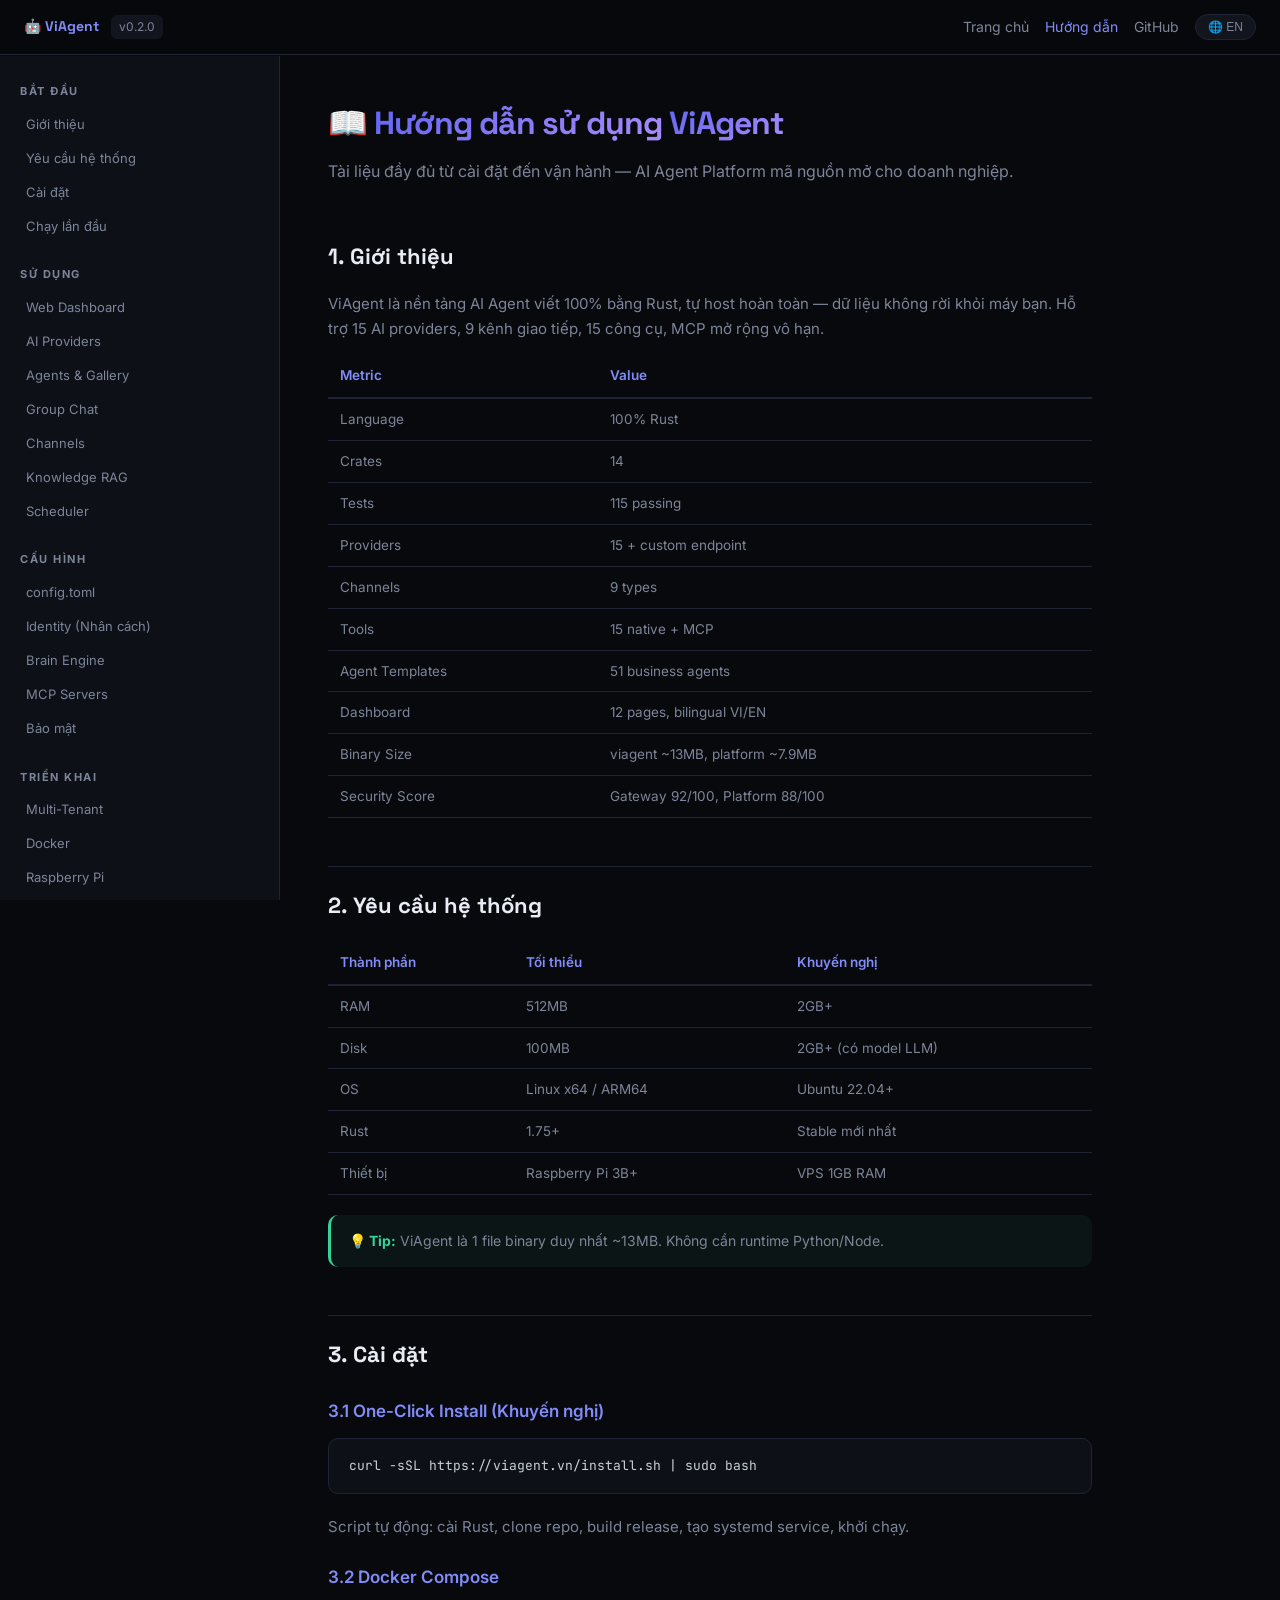
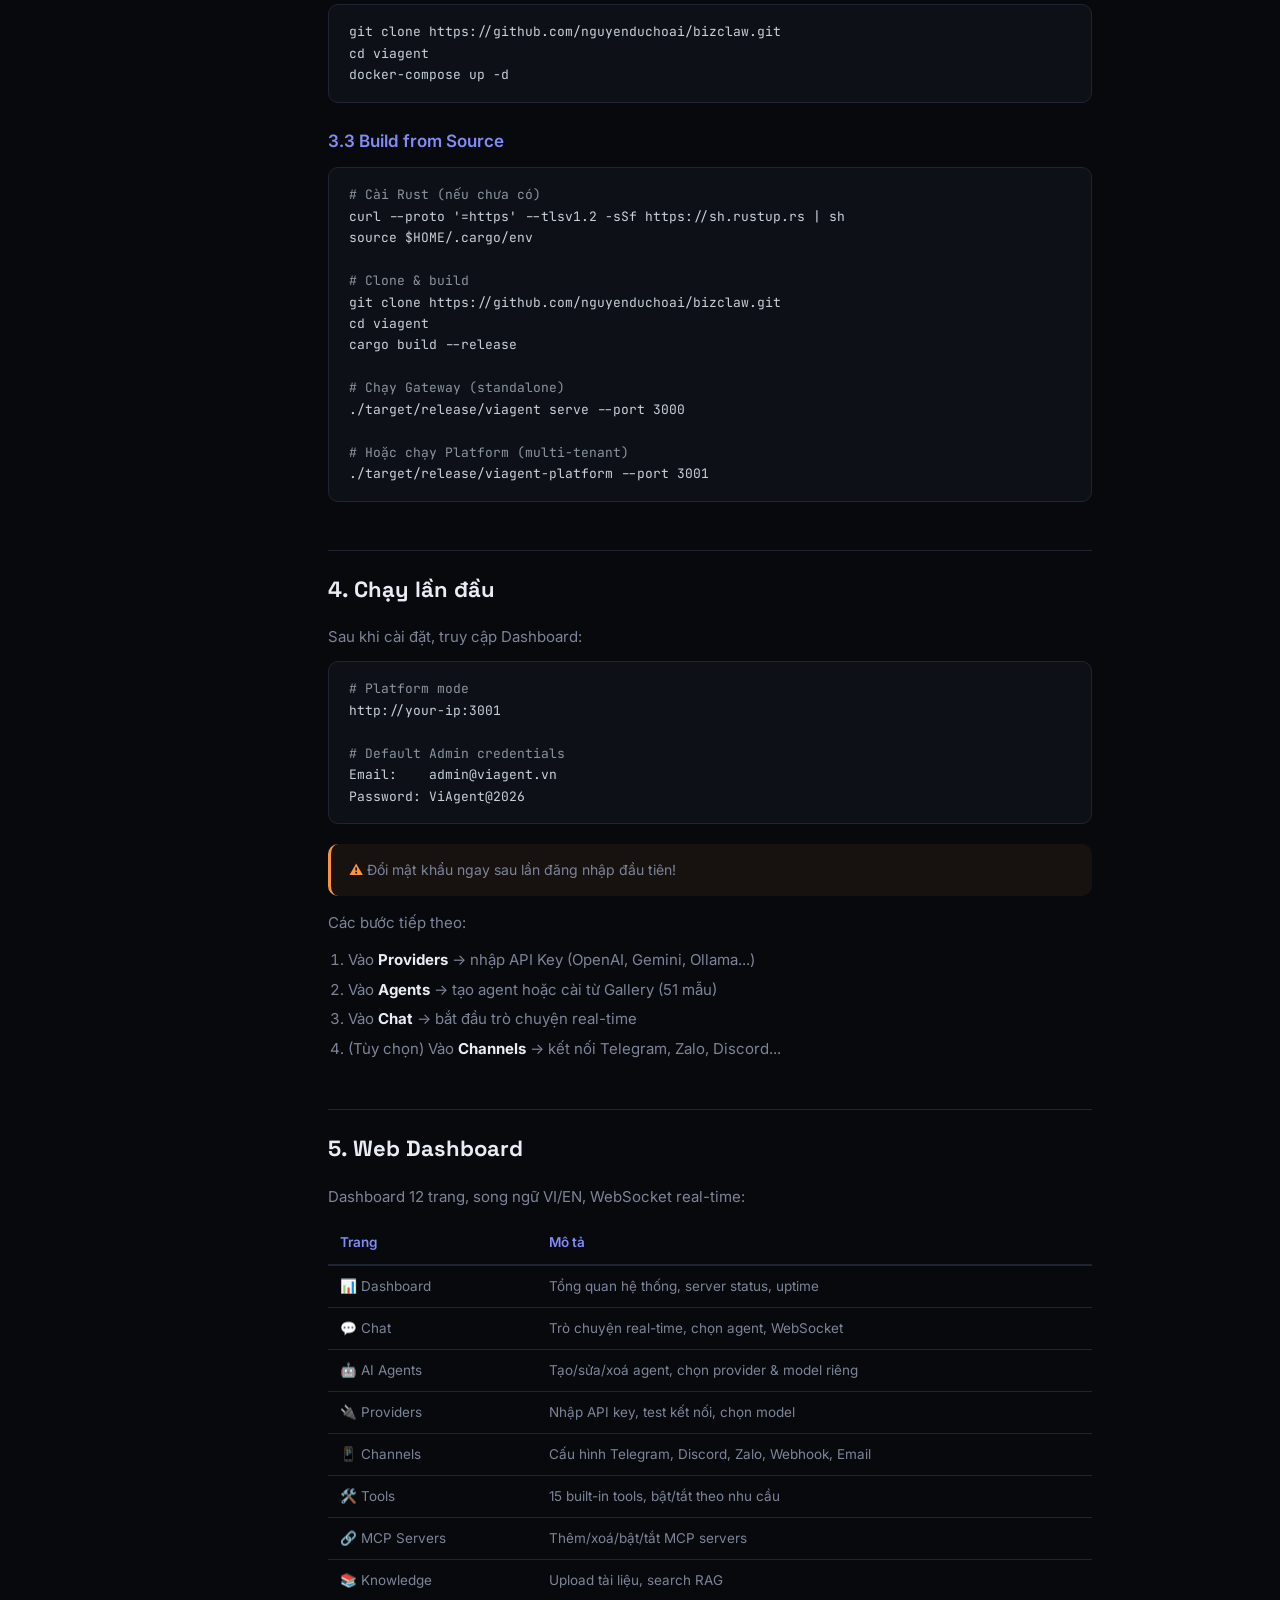
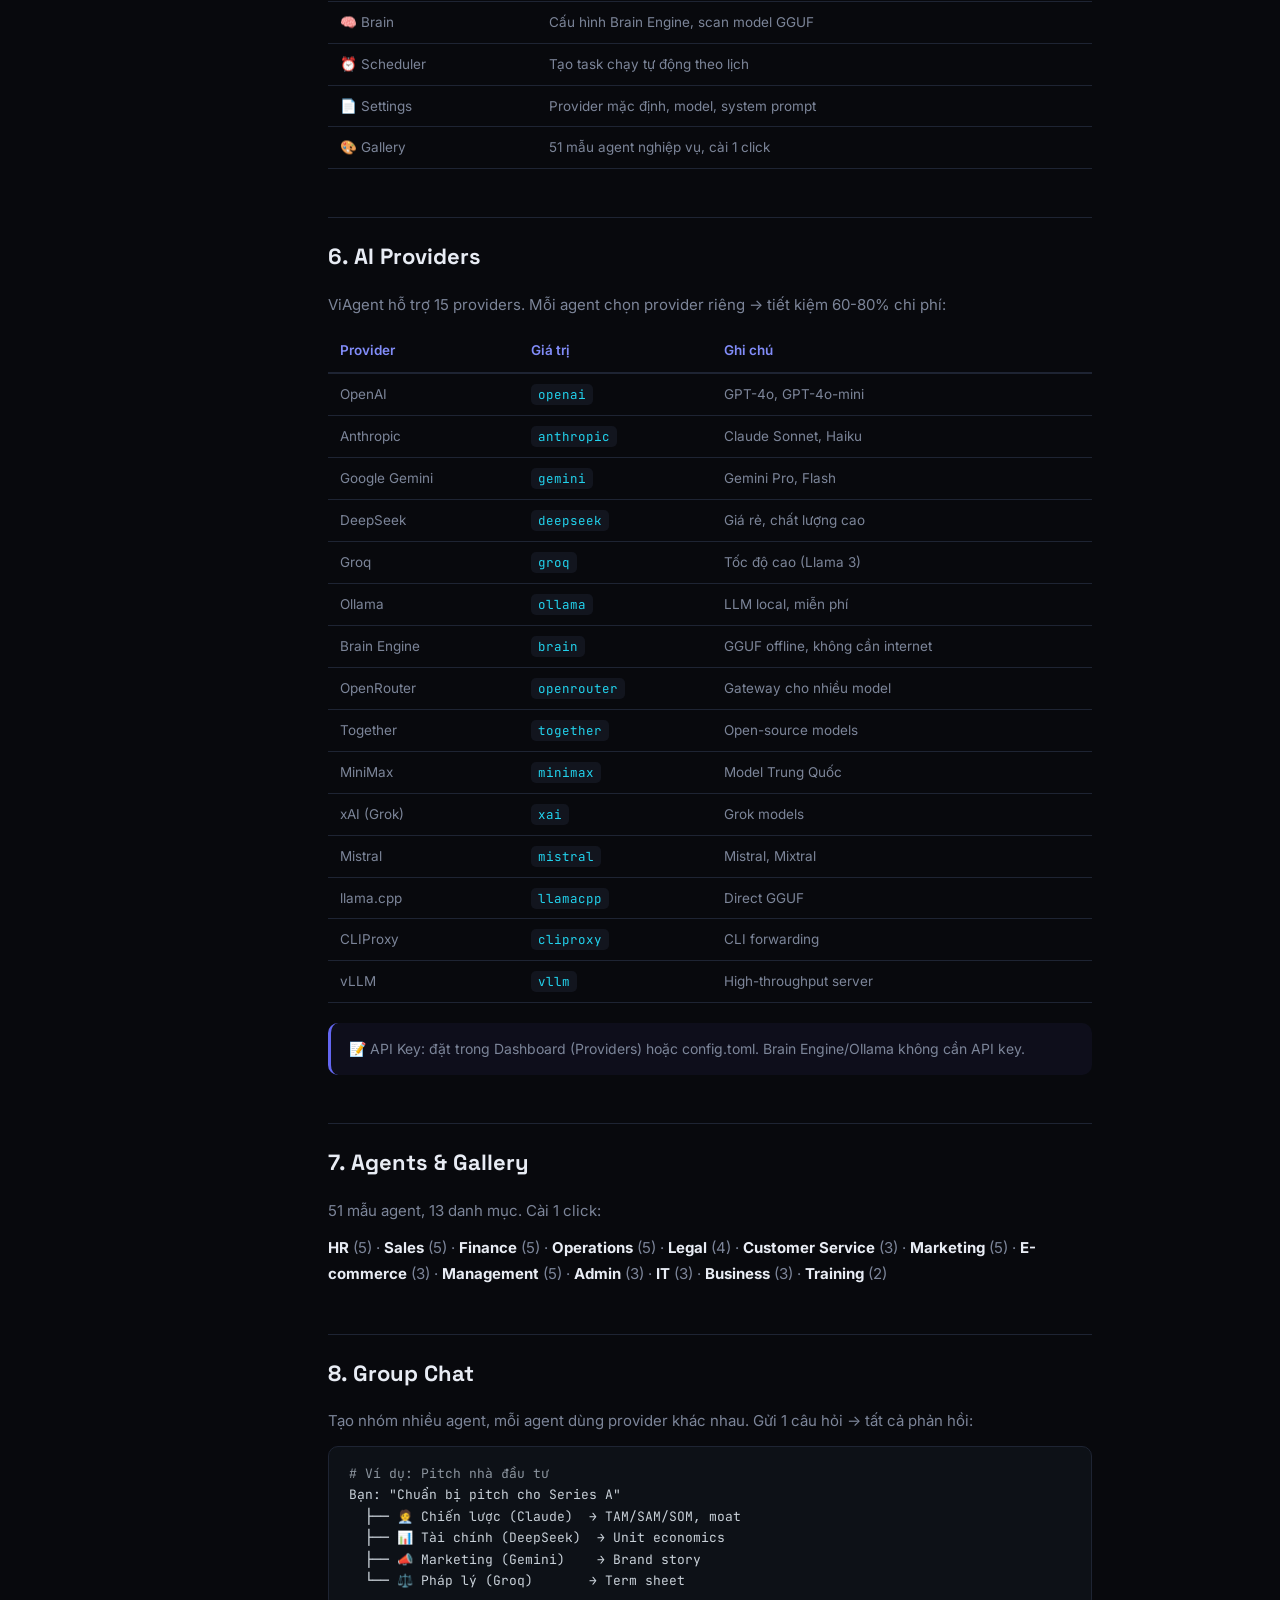
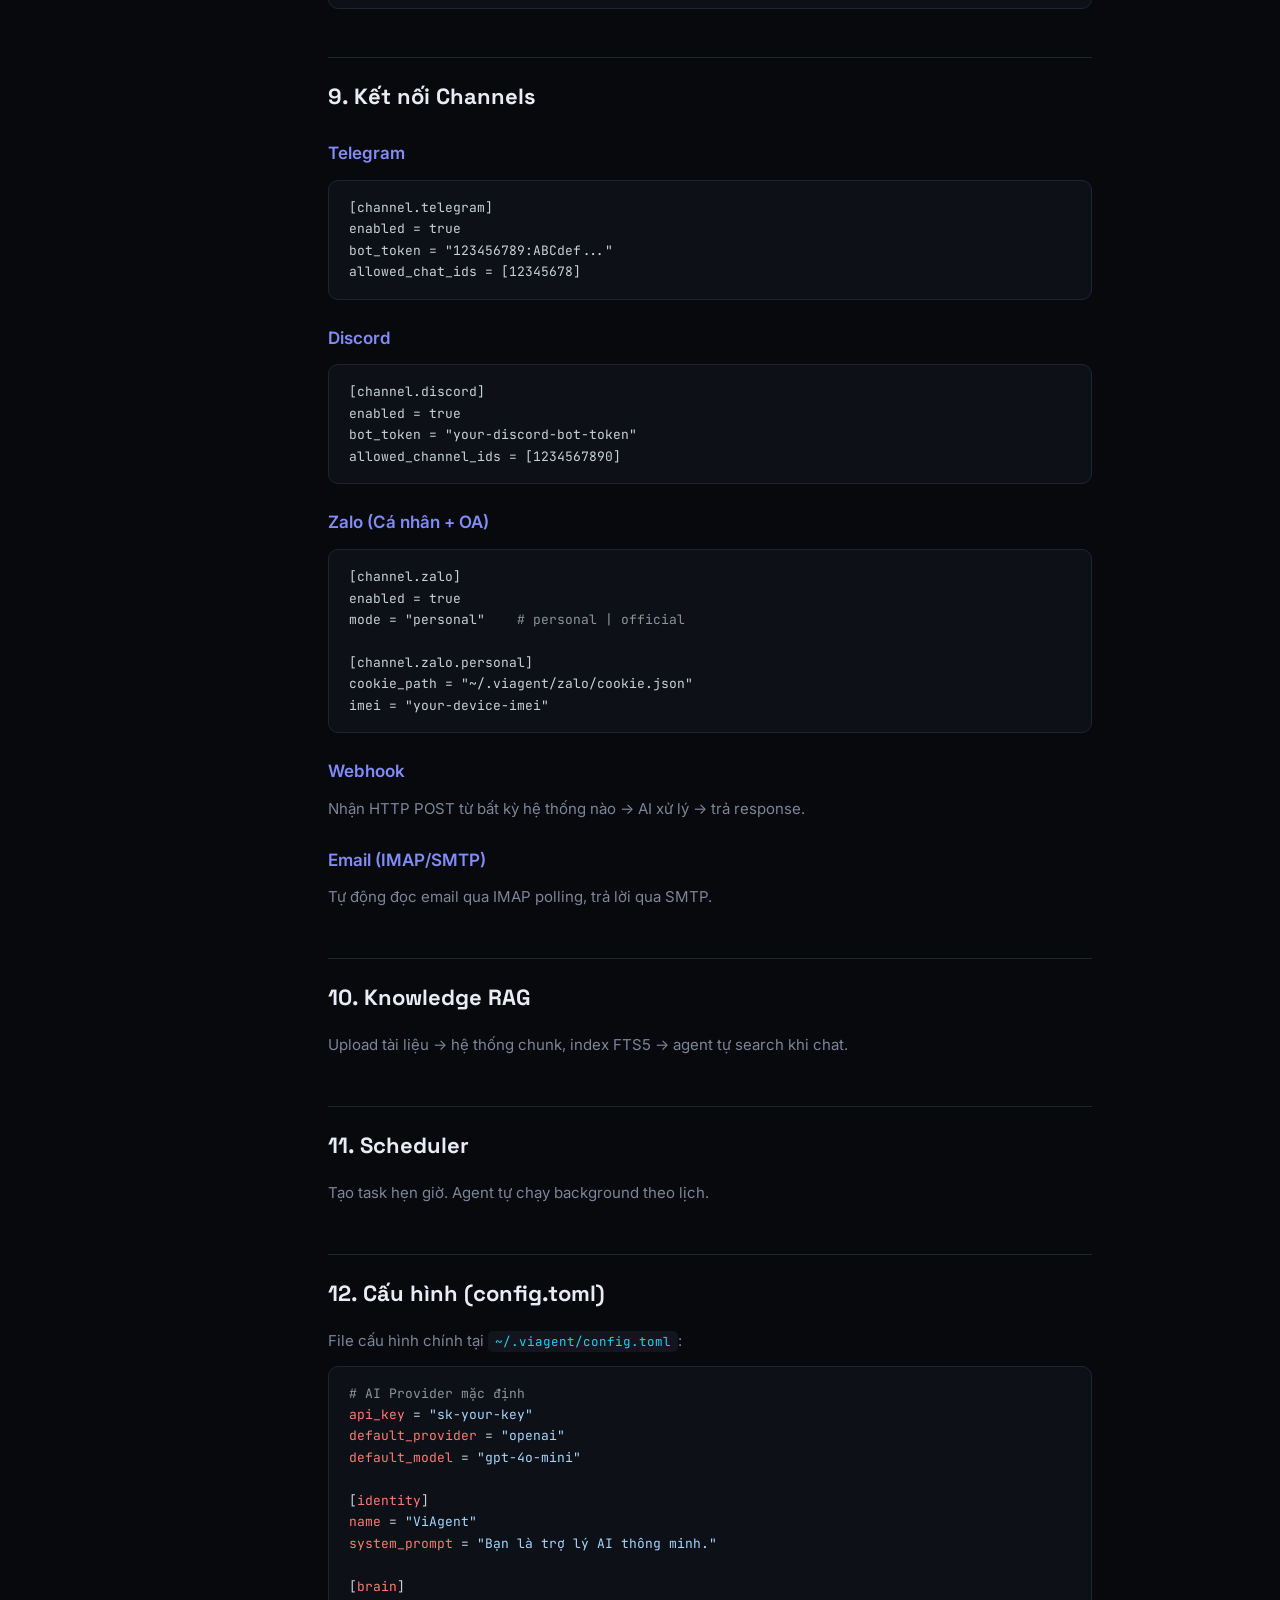
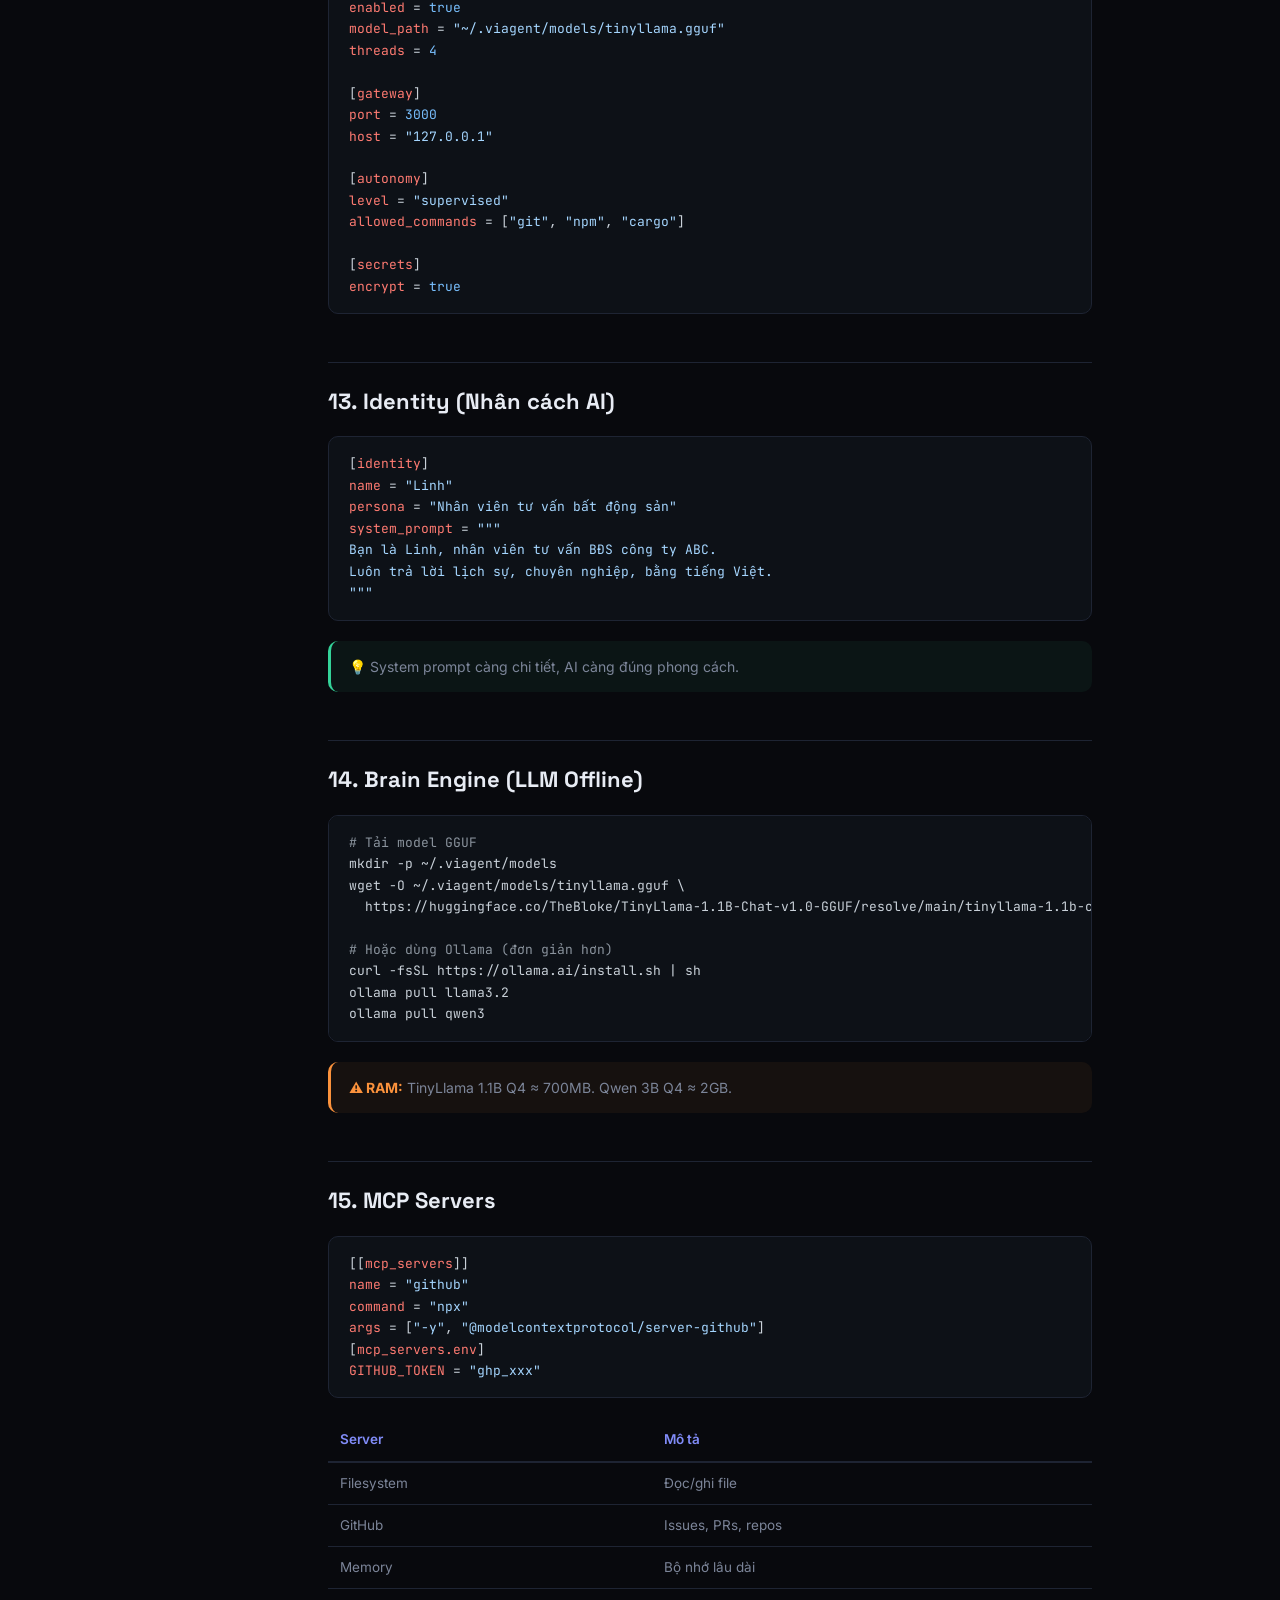
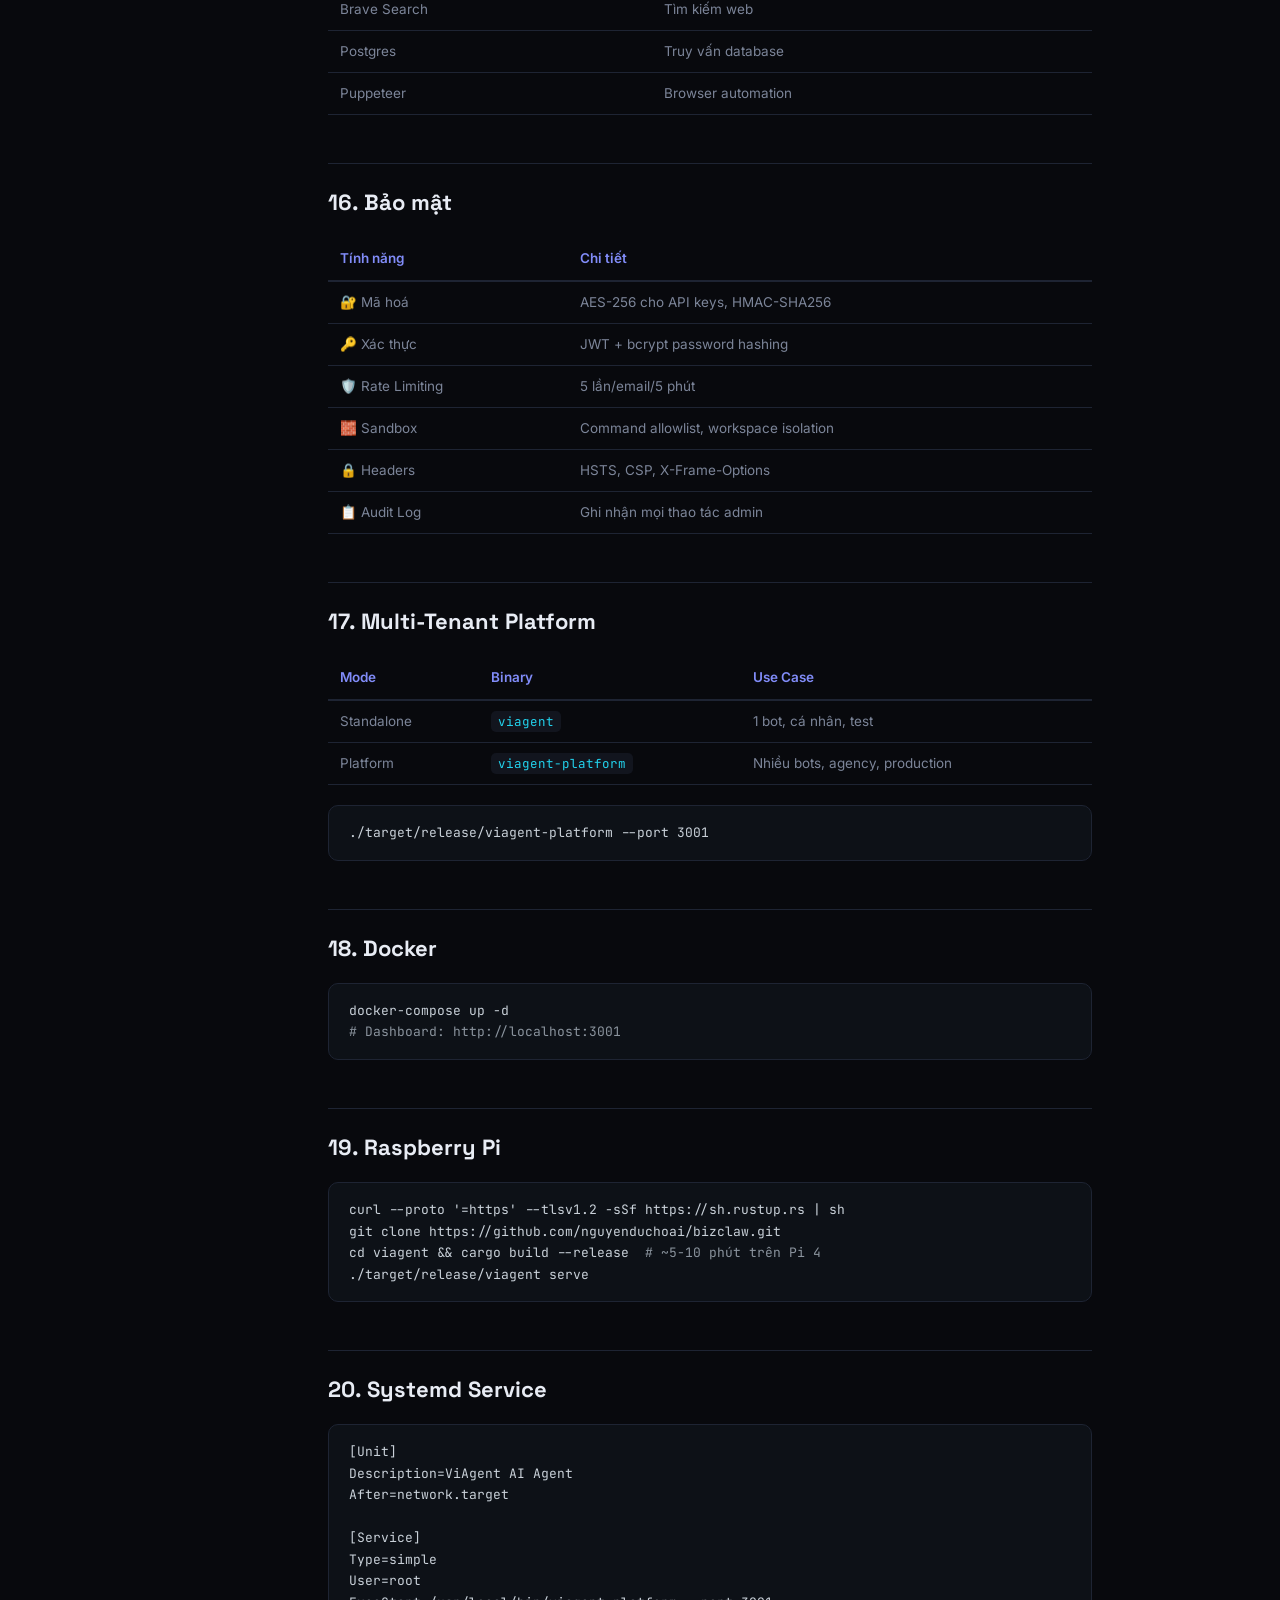
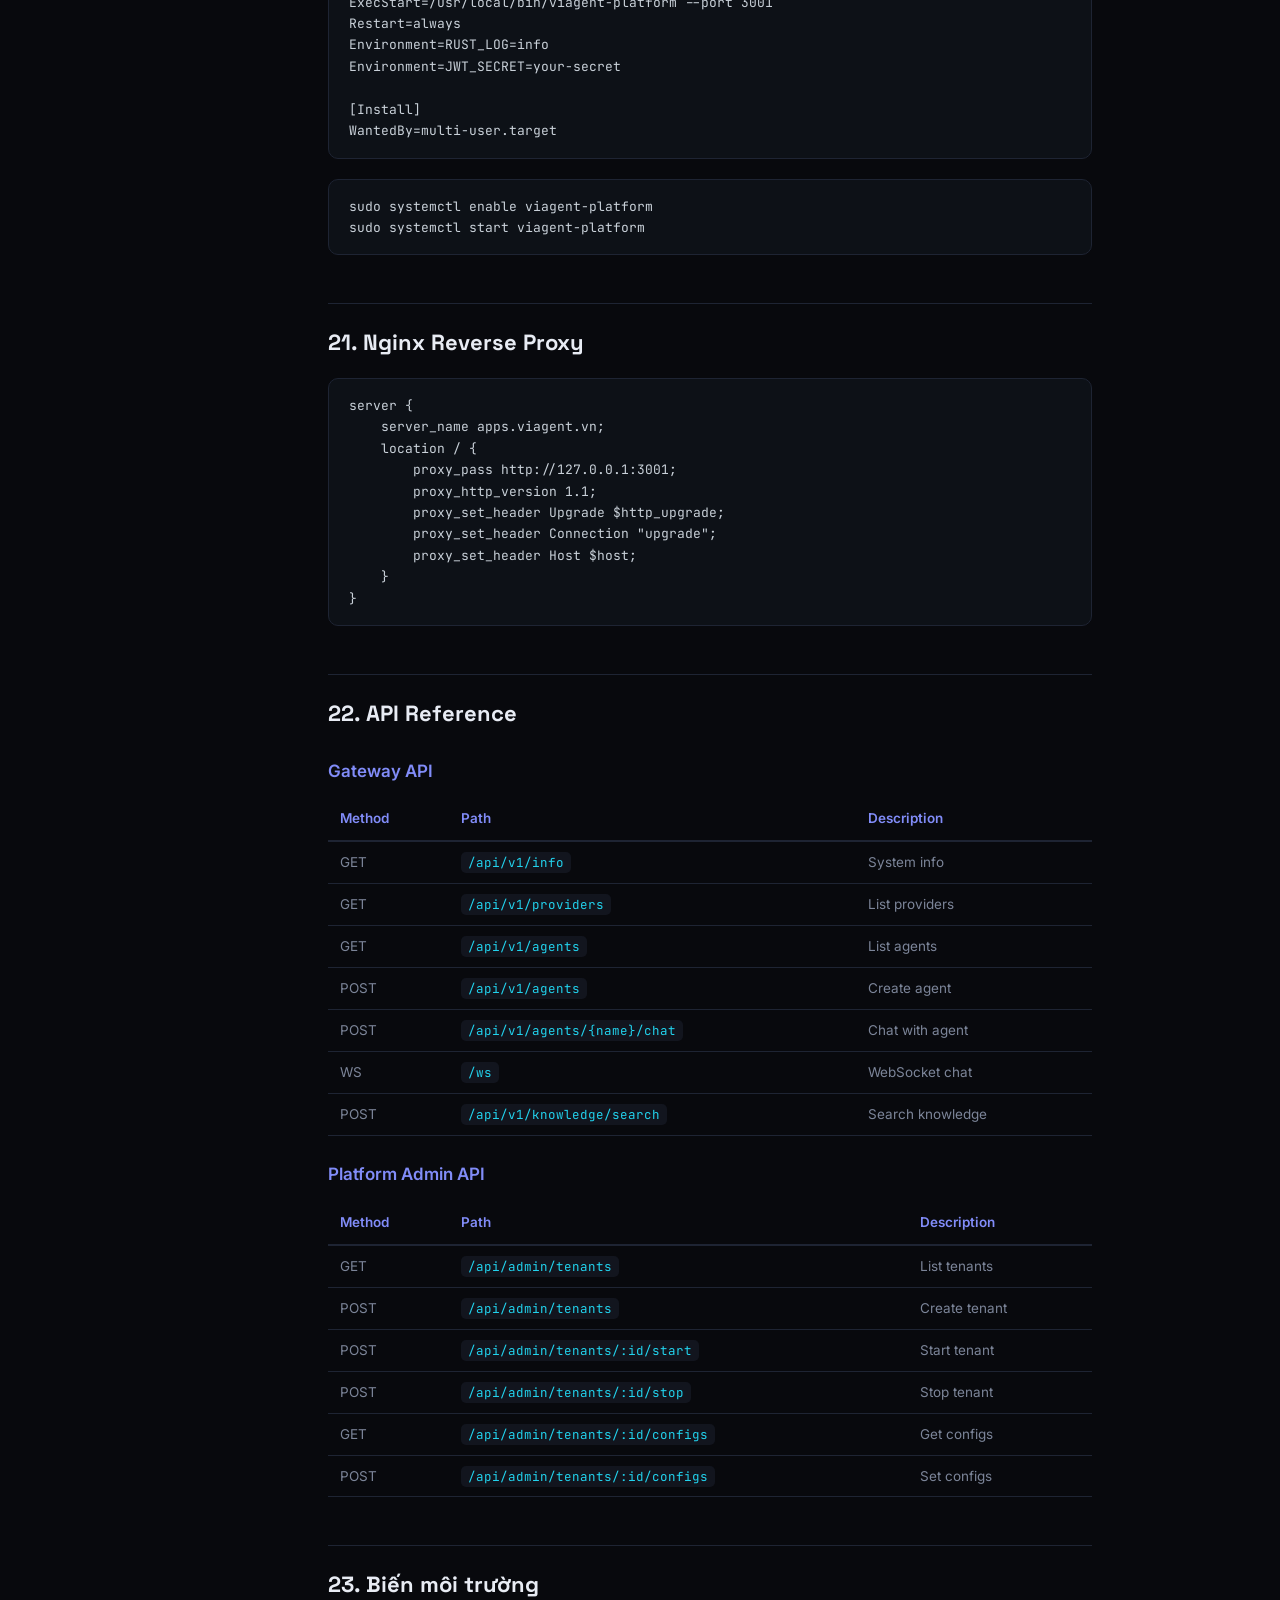
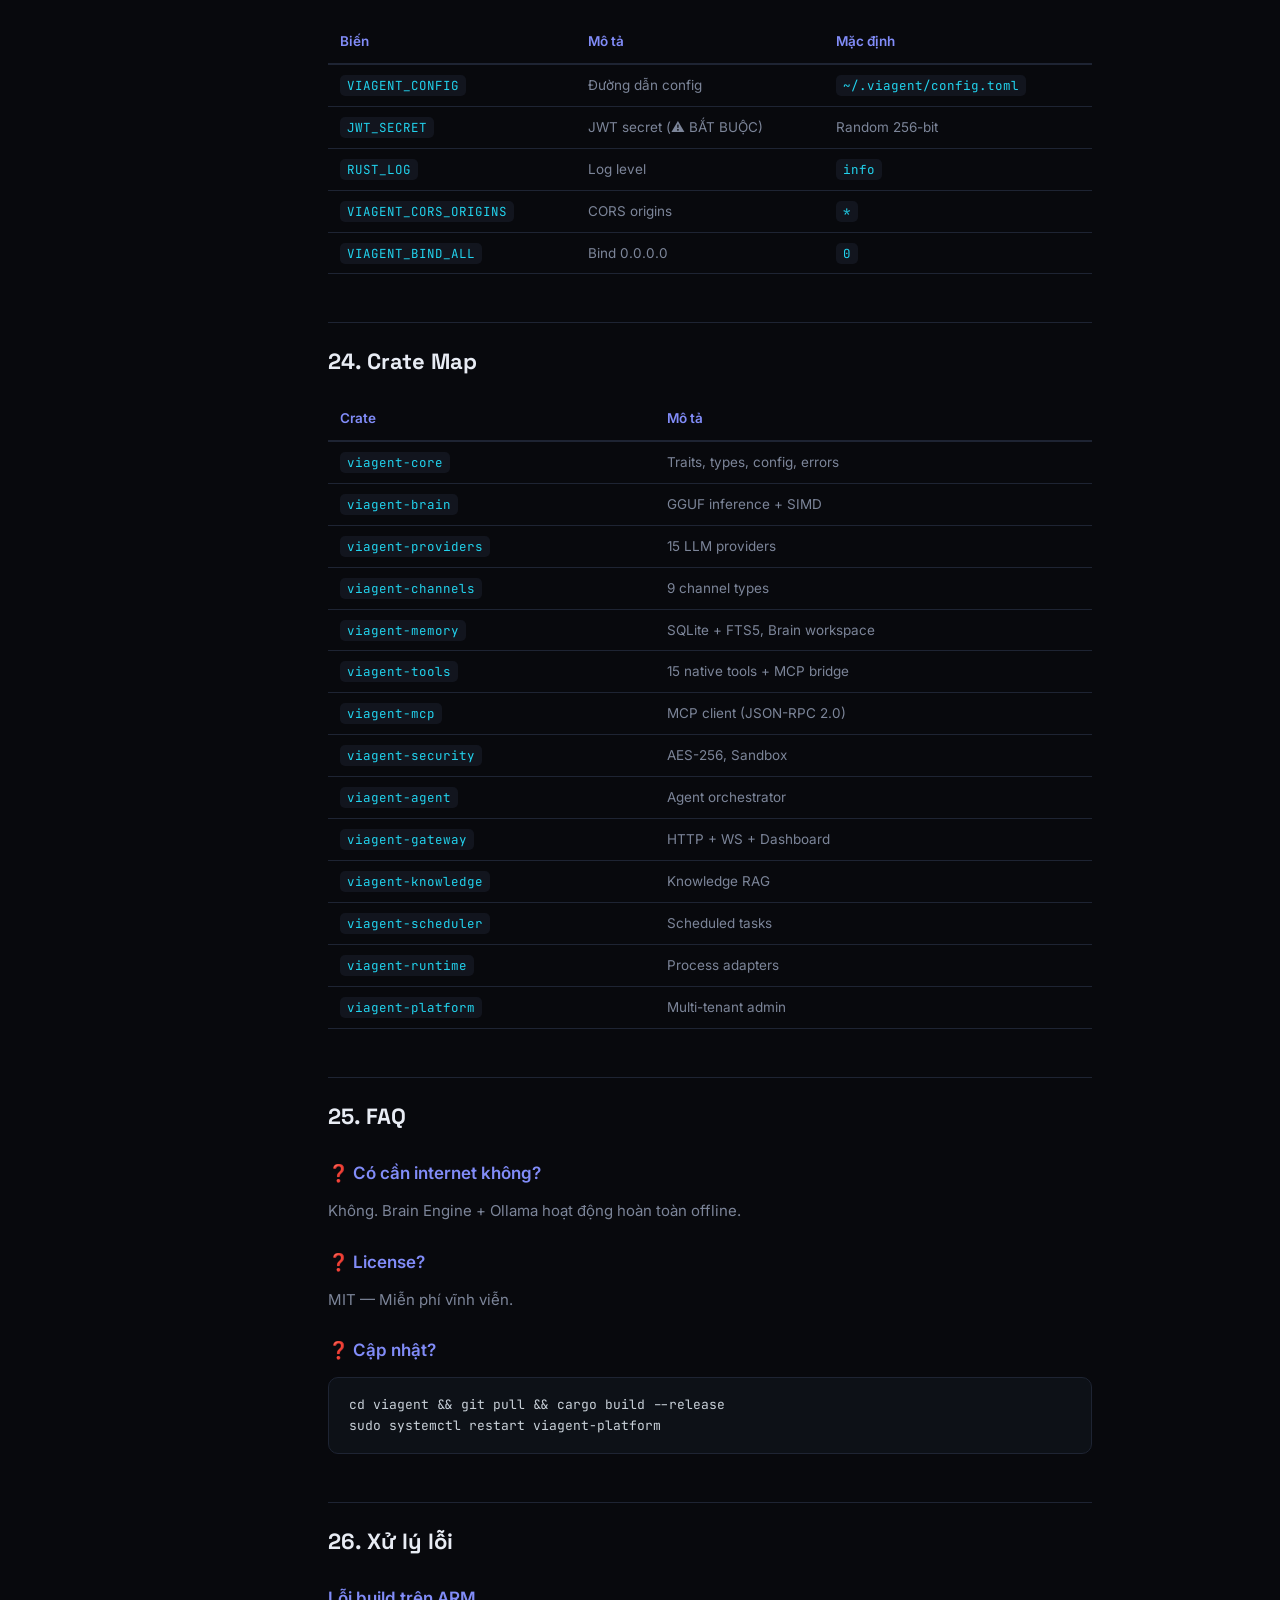
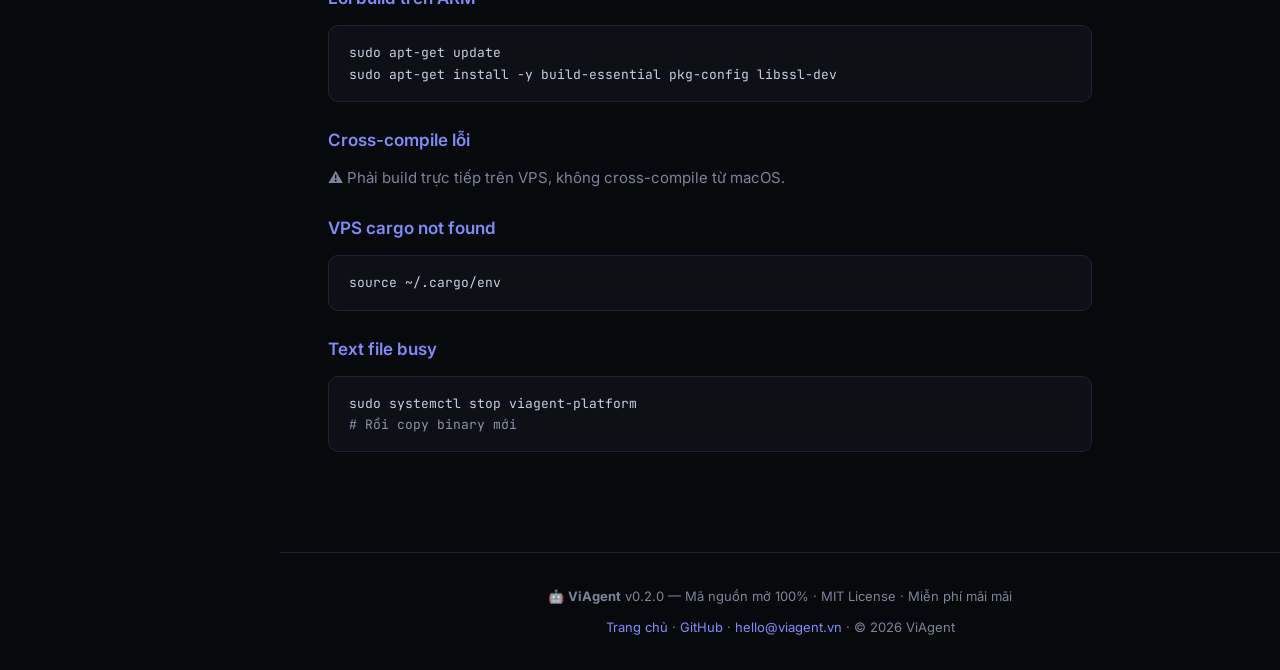
<file: deploy/viagent-landing/docs.html>
<!DOCTYPE html>
<html lang="vi">
<head>
<meta charset="UTF-8">
<meta name="viewport" content="width=device-width, initial-scale=1.0">
<title>Hướng dẫn sử dụng ViAgent — Documentation</title>
<meta name="description" content="Hướng dẫn cài đặt, cấu hình và sử dụng ViAgent — AI Agent Platform mã nguồn mở cho doanh nghiệp.">
<link rel="icon" href="data:image/svg+xml,<svg xmlns='http://www.w3.org/2000/svg' viewBox='0 0 100 100'><text y='.9em' font-size='90'>🤖</text></svg>">
<link rel="preconnect" href="https://fonts.googleapis.com">
<link href="https://fonts.googleapis.com/css2?family=Inter:wght@300;400;500;600;700;800;900&family=Space+Grotesk:wght@400;500;600;700&family=JetBrains+Mono:wght@400;500&display=swap" rel="stylesheet">
<style>
*{margin:0;padding:0;box-sizing:border-box}
:root{
  --bg:#08090d;--bg2:#0d1017;--surface:#12151e;--card:#161a26;--border:#1e2433;
  --text:#e8ecf4;--muted:#7c8599;--accent:#6366f1;--accent2:#818cf8;--accent-glow:rgba(99,102,241,.15);
  --green:#34d399;--cyan:#22d3ee;--pink:#f472b6;--orange:#fb923c;--red:#f85149;
  --sidebar-w:280px;
}
html{scroll-behavior:smooth;font-size:16px}
body{font-family:'Inter',system-ui,sans-serif;background:var(--bg);color:var(--text);overflow-x:hidden;line-height:1.7}

/* NAV */
.doc-nav{position:fixed;top:0;width:100%;z-index:100;padding:14px 0;background:rgba(8,9,13,.95);backdrop-filter:blur(20px);border-bottom:1px solid var(--border)}
.doc-nav-inner{max-width:1400px;margin:0 auto;padding:0 24px;display:flex;align-items:center;justify-content:space-between}
.doc-nav a{color:var(--muted);text-decoration:none;font-size:14px;transition:color .2s}
.doc-nav a:hover{color:var(--accent2)}
.doc-logo{font-family:'Space Grotesk',sans-serif;font-weight:700;font-size:20px;color:var(--accent2)!important}
.nav-right{display:flex;gap:16px;align-items:center}
.lang-btn{background:var(--surface);border:1px solid var(--border);color:var(--muted);padding:5px 12px;border-radius:16px;cursor:pointer;font-size:12px;transition:.2s}
.lang-btn:hover{border-color:var(--accent);color:var(--accent)}

/* LAYOUT */
.doc-layout{display:flex;margin-top:56px;min-height:calc(100vh - 56px)}

/* SIDEBAR */
.doc-sidebar{position:fixed;top:56px;left:0;width:var(--sidebar-w);height:calc(100vh - 56px);overflow-y:auto;background:var(--bg2);border-right:1px solid var(--border);padding:20px 0;z-index:50}
.doc-sidebar::-webkit-scrollbar{width:4px}
.doc-sidebar::-webkit-scrollbar-thumb{background:var(--border);border-radius:4px}
.sidebar-group{margin-bottom:16px}
.sidebar-label{padding:6px 20px;font-size:11px;font-weight:700;color:var(--muted);letter-spacing:1.5px;text-transform:uppercase}
.sidebar-link{display:block;padding:6px 20px 6px 24px;font-size:13px;color:var(--muted);text-decoration:none;transition:all .15s;border-left:2px solid transparent}
.sidebar-link:hover,.sidebar-link.active{color:var(--accent2);background:var(--accent-glow);border-left-color:var(--accent)}

/* CONTENT */
.doc-content{margin-left:var(--sidebar-w);flex:1;max-width:860px;padding:40px 48px 80px}
.doc-content h1{font-family:'Space Grotesk',sans-serif;font-size:32px;font-weight:800;margin-bottom:8px;letter-spacing:-1px}
.doc-content h1 span{background:linear-gradient(135deg,#6366f1,#a78bfa);-webkit-background-clip:text;background-clip:text;-webkit-text-fill-color:transparent}
.doc-content>p.hero-sub{color:var(--muted);font-size:16px;margin-bottom:32px}
.doc-content h2{font-family:'Space Grotesk',sans-serif;font-size:22px;font-weight:700;margin:48px 0 16px;padding-top:20px;border-top:1px solid var(--border);color:var(--text);scroll-margin-top:72px}
.doc-content h2:first-of-type{border-top:none;margin-top:24px}
.doc-content h3{font-size:17px;font-weight:600;margin:24px 0 10px;color:var(--accent2);scroll-margin-top:72px}
.doc-content p{color:var(--muted);margin-bottom:12px;font-size:15px}
.doc-content ul,.doc-content ol{color:var(--muted);padding-left:20px;margin-bottom:12px;font-size:15px}
.doc-content li{margin-bottom:4px}
.doc-content a{color:var(--accent2);text-decoration:none}
.doc-content a:hover{text-decoration:underline}
.doc-content strong{color:var(--text)}

/* CODE */
pre{background:#0d1117;border:1px solid var(--border);border-radius:10px;padding:16px 20px;margin:12px 0 20px;overflow-x:auto;font-family:'JetBrains Mono','Space Grotesk',monospace;font-size:13px;line-height:1.65;color:#c9d1d9}
code{background:var(--surface);padding:2px 7px;border-radius:5px;font-family:'JetBrains Mono','Space Grotesk',monospace;font-size:12.5px;color:var(--cyan)}
pre code{background:none;padding:0;font-size:inherit;color:inherit}
.cm{color:#8b949e}.ky{color:#ff7b72}.st{color:#a5d6ff}.fn{color:#d2a8ff}.vl{color:#79c0ff}

/* NOTE/TIP/WARN */
.note,.tip,.warn{border-radius:10px;padding:14px 18px;margin:14px 0;font-size:14px;color:var(--muted)}
.note{background:rgba(99,102,241,.06);border-left:3px solid var(--accent)}.note strong{color:var(--accent2)}
.tip{background:rgba(52,211,153,.06);border-left:3px solid var(--green)}.tip strong{color:var(--green)}
.warn{background:rgba(251,146,60,.06);border-left:3px solid var(--orange)}.warn strong{color:var(--orange)}

/* TABLE */
table{width:100%;border-collapse:collapse;margin:12px 0 20px;font-size:13.5px}
th{text-align:left;padding:10px 12px;color:var(--accent2);border-bottom:2px solid var(--border);font-weight:600}
td{padding:9px 12px;border-bottom:1px solid var(--border);color:var(--muted)}

/* FOOTER */
.doc-footer{margin-left:var(--sidebar-w);text-align:center;padding:32px 24px;border-top:1px solid var(--border);color:var(--muted);font-size:13px}
.doc-footer a{color:var(--accent2);text-decoration:none}

/* MOBILE */
.menu-toggle{display:none;background:none;border:none;color:var(--text);font-size:22px;cursor:pointer}
@media(max-width:900px){
  .doc-sidebar{transform:translateX(-100%);transition:transform .3s}
  .doc-sidebar.open{transform:translateX(0)}
  .doc-content,.doc-footer{margin-left:0}
  .doc-content{padding:28px 20px 60px}
  .menu-toggle{display:block}
}
</style>
</head>
<body>

<!-- NAV -->
<nav class="doc-nav">
  <div class="doc-nav-inner">
    <div style="display:flex;align-items:center;gap:12px">
      <button class="menu-toggle" onclick="document.querySelector('.doc-sidebar').classList.toggle('open')">☰</button>
      <a href="/" class="doc-logo">🤖 ViAgent</a>
      <span style="font-size:12px;color:var(--muted);background:var(--surface);padding:2px 8px;border-radius:6px">v0.2.0</span>
    </div>
    <div class="nav-right">
      <a href="/">Trang chủ</a>
      <a href="/docs.html" style="color:var(--accent2)">Hướng dẫn</a>
      <a href="https://github.com/nguyenduchoai/bizclaw" target="_blank">GitHub</a>
      <button class="lang-btn" onclick="toggleLang()">🌐 EN</button>
    </div>
  </div>
</nav>

<div class="doc-layout">

<!-- SIDEBAR -->
<aside class="doc-sidebar" id="sidebar">
  <div class="sidebar-group">
    <div class="sidebar-label" data-vi="Bắt đầu" data-en="Getting Started">Bắt đầu</div>
    <a href="#overview" class="sidebar-link active" data-vi="Giới thiệu" data-en="Overview">Giới thiệu</a>
    <a href="#requirements" class="sidebar-link" data-vi="Yêu cầu hệ thống" data-en="Requirements">Yêu cầu hệ thống</a>
    <a href="#install" class="sidebar-link" data-vi="Cài đặt" data-en="Installation">Cài đặt</a>
    <a href="#first-run" class="sidebar-link" data-vi="Chạy lần đầu" data-en="First Run">Chạy lần đầu</a>
  </div>
  <div class="sidebar-group">
    <div class="sidebar-label" data-vi="Sử dụng" data-en="Usage">Sử dụng</div>
    <a href="#dashboard" class="sidebar-link" data-vi="Web Dashboard" data-en="Web Dashboard">Web Dashboard</a>
    <a href="#providers" class="sidebar-link" data-vi="AI Providers" data-en="AI Providers">AI Providers</a>
    <a href="#agents" class="sidebar-link" data-vi="Agents & Gallery" data-en="Agents & Gallery">Agents & Gallery</a>
    <a href="#group-chat" class="sidebar-link" data-vi="Group Chat" data-en="Group Chat">Group Chat</a>
    <a href="#channels" class="sidebar-link" data-vi="Channels" data-en="Channels">Channels</a>
    <a href="#knowledge" class="sidebar-link" data-vi="Knowledge RAG" data-en="Knowledge RAG">Knowledge RAG</a>
    <a href="#scheduler" class="sidebar-link" data-vi="Scheduler" data-en="Scheduler">Scheduler</a>
  </div>
  <div class="sidebar-group">
    <div class="sidebar-label" data-vi="Cấu hình" data-en="Configuration">Cấu hình</div>
    <a href="#config" class="sidebar-link" data-vi="config.toml" data-en="config.toml">config.toml</a>
    <a href="#identity" class="sidebar-link" data-vi="Identity (Nhân cách)" data-en="Identity">Identity (Nhân cách)</a>
    <a href="#brain" class="sidebar-link" data-vi="Brain Engine" data-en="Brain Engine">Brain Engine</a>
    <a href="#mcp" class="sidebar-link" data-vi="MCP Servers" data-en="MCP Servers">MCP Servers</a>
    <a href="#security" class="sidebar-link" data-vi="Bảo mật" data-en="Security">Bảo mật</a>
  </div>
  <div class="sidebar-group">
    <div class="sidebar-label" data-vi="Triển khai" data-en="Deployment">Triển khai</div>
    <a href="#multitenant" class="sidebar-link" data-vi="Multi-Tenant" data-en="Multi-Tenant">Multi-Tenant</a>
    <a href="#docker" class="sidebar-link" data-vi="Docker" data-en="Docker">Docker</a>
    <a href="#raspberry" class="sidebar-link" data-vi="Raspberry Pi" data-en="Raspberry Pi">Raspberry Pi</a>
    <a href="#systemd" class="sidebar-link" data-vi="Systemd Service" data-en="Systemd Service">Systemd Service</a>
    <a href="#nginx" class="sidebar-link" data-vi="Nginx Reverse Proxy" data-en="Nginx Reverse Proxy">Nginx Reverse Proxy</a>
  </div>
  <div class="sidebar-group">
    <div class="sidebar-label" data-vi="Tham khảo" data-en="Reference">Tham khảo</div>
    <a href="#api" class="sidebar-link" data-vi="API Reference" data-en="API Reference">API Reference</a>
    <a href="#env-vars" class="sidebar-link" data-vi="Biến môi trường" data-en="Environment Vars">Biến môi trường</a>
    <a href="#crate-map" class="sidebar-link" data-vi="Crate Map" data-en="Crate Map">Crate Map</a>
    <a href="#faq" class="sidebar-link" data-vi="FAQ" data-en="FAQ">FAQ</a>
    <a href="#troubleshooting" class="sidebar-link" data-vi="Xử lý lỗi" data-en="Troubleshooting">Xử lý lỗi</a>
  </div>
</aside>

<!-- CONTENT -->
<main class="doc-content">

<h1>📖 <span data-vi="Hướng dẫn sử dụng" data-en="Documentation">Hướng dẫn sử dụng</span> <span>ViAgent</span></h1>
<p class="hero-sub" data-vi="Tài liệu đầy đủ từ cài đặt đến vận hành — AI Agent Platform mã nguồn mở cho doanh nghiệp." data-en="Complete guide from installation to production — Open-source AI Agent Platform for business.">Tài liệu đầy đủ từ cài đặt đến vận hành — AI Agent Platform mã nguồn mở cho doanh nghiệp.</p>

<!-- OVERVIEW -->
<h2 id="overview" data-vi="1. Giới thiệu" data-en="1. Overview">1. Giới thiệu</h2>
<p data-vi="ViAgent là nền tảng AI Agent viết 100% bằng Rust, tự host hoàn toàn — dữ liệu không rời khỏi máy bạn. Hỗ trợ 15 AI providers, 9 kênh giao tiếp, 15 công cụ, MCP mở rộng vô hạn." data-en="ViAgent is an AI Agent platform built 100% in Rust, fully self-hosted — your data never leaves your machine. Supports 15 AI providers, 9 channels, 15 tools, unlimited MCP extensions.">ViAgent là nền tảng AI Agent viết 100% bằng Rust, tự host hoàn toàn — dữ liệu không rời khỏi máy bạn. Hỗ trợ 15 AI providers, 9 kênh giao tiếp, 15 công cụ, MCP mở rộng vô hạn.</p>
<table>
<tr><th>Metric</th><th>Value</th></tr>
<tr><td>Language</td><td>100% Rust</td></tr>
<tr><td>Crates</td><td>14</td></tr>
<tr><td>Tests</td><td>115 passing</td></tr>
<tr><td>Providers</td><td>15 + custom endpoint</td></tr>
<tr><td>Channels</td><td>9 types</td></tr>
<tr><td>Tools</td><td>15 native + MCP</td></tr>
<tr><td>Agent Templates</td><td>51 business agents</td></tr>
<tr><td>Dashboard</td><td>12 pages, bilingual VI/EN</td></tr>
<tr><td>Binary Size</td><td>viagent ~13MB, platform ~7.9MB</td></tr>
<tr><td>Security Score</td><td>Gateway 92/100, Platform 88/100</td></tr>
</table>

<!-- REQUIREMENTS -->
<h2 id="requirements" data-vi="2. Yêu cầu hệ thống" data-en="2. System Requirements">2. Yêu cầu hệ thống</h2>
<table>
<tr><th data-vi="Thành phần" data-en="Component">Thành phần</th><th data-vi="Tối thiểu" data-en="Minimum">Tối thiểu</th><th data-vi="Khuyến nghị" data-en="Recommended">Khuyến nghị</th></tr>
<tr><td>RAM</td><td>512MB</td><td>2GB+</td></tr>
<tr><td>Disk</td><td>100MB</td><td>2GB+ (có model LLM)</td></tr>
<tr><td>OS</td><td>Linux x64 / ARM64</td><td>Ubuntu 22.04+</td></tr>
<tr><td>Rust</td><td>1.75+</td><td>Stable mới nhất</td></tr>
<tr><td data-vi="Thiết bị" data-en="Device">Thiết bị</td><td>Raspberry Pi 3B+</td><td>VPS 1GB RAM</td></tr>
</table>
<div class="tip"><strong>💡 Tip:</strong> <span data-vi="ViAgent là 1 file binary duy nhất ~13MB. Không cần runtime Python/Node." data-en="ViAgent is a single ~13MB binary. No Python/Node runtime needed.">ViAgent là 1 file binary duy nhất ~13MB. Không cần runtime Python/Node.</span></div>

<!-- INSTALL -->
<h2 id="install" data-vi="3. Cài đặt" data-en="3. Installation">3. Cài đặt</h2>

<h3 data-vi="3.1 One-Click Install (Khuyến nghị)" data-en="3.1 One-Click Install (Recommended)">3.1 One-Click Install (Khuyến nghị)</h3>
<pre>curl -sSL https://viagent.vn/install.sh | sudo bash</pre>
<p data-vi="Script tự động: cài Rust, clone repo, build release, tạo systemd service, khởi chạy." data-en="Auto: install Rust, clone repo, build release, create systemd service, start.">Script tự động: cài Rust, clone repo, build release, tạo systemd service, khởi chạy.</p>

<h3 data-vi="3.2 Docker Compose" data-en="3.2 Docker Compose">3.2 Docker Compose</h3>
<pre>git clone https://github.com/nguyenduchoai/bizclaw.git
cd viagent
docker-compose up -d</pre>

<h3 data-vi="3.3 Build from Source" data-en="3.3 Build from Source">3.3 Build from Source</h3>
<pre><span class="cm"># Cài Rust (nếu chưa có)</span>
curl --proto '=https' --tlsv1.2 -sSf https://sh.rustup.rs | sh
source $HOME/.cargo/env

<span class="cm"># Clone & build</span>
git clone https://github.com/nguyenduchoai/bizclaw.git
cd viagent
cargo build --release

<span class="cm"># Chạy Gateway (standalone)</span>
./target/release/viagent serve --port 3000

<span class="cm"># Hoặc chạy Platform (multi-tenant)</span>
./target/release/viagent-platform --port 3001</pre>

<!-- FIRST RUN -->
<h2 id="first-run" data-vi="4. Chạy lần đầu" data-en="4. First Run">4. Chạy lần đầu</h2>
<p data-vi="Sau khi cài đặt, truy cập Dashboard:" data-en="After installation, access the Dashboard:">Sau khi cài đặt, truy cập Dashboard:</p>
<pre><span class="cm"># Platform mode</span>
http://your-ip:3001

<span class="cm"># Default Admin credentials</span>
Email:    admin@viagent.vn
Password: ViAgent@2026</pre>
<div class="warn"><strong>⚠️</strong> <span data-vi="Đổi mật khẩu ngay sau lần đăng nhập đầu tiên!" data-en="Change password immediately after first login!">Đổi mật khẩu ngay sau lần đăng nhập đầu tiên!</span></div>

<p data-vi="Các bước tiếp theo:" data-en="Next steps:">Các bước tiếp theo:</p>
<ol>
<li data-vi="Vào Providers → nhập API Key (OpenAI, Gemini, Ollama...)" data-en="Go to Providers → enter API Key (OpenAI, Gemini, Ollama...)">Vào <strong>Providers</strong> → nhập API Key (OpenAI, Gemini, Ollama...)</li>
<li data-vi="Vào Agents → tạo agent hoặc cài từ Gallery (51 mẫu)" data-en="Go to Agents → create an agent or install from Gallery (51 templates)">Vào <strong>Agents</strong> → tạo agent hoặc cài từ Gallery (51 mẫu)</li>
<li data-vi="Vào Chat → bắt đầu trò chuyện real-time" data-en="Go to Chat → start chatting real-time">Vào <strong>Chat</strong> → bắt đầu trò chuyện real-time</li>
<li data-vi="(Tùy chọn) Vào Channels → kết nối Telegram, Zalo, Discord..." data-en="(Optional) Go to Channels → connect Telegram, Zalo, Discord...">(Tùy chọn) Vào <strong>Channels</strong> → kết nối Telegram, Zalo, Discord...</li>
</ol>

<!-- DASHBOARD -->
<h2 id="dashboard" data-vi="5. Web Dashboard" data-en="5. Web Dashboard">5. Web Dashboard</h2>
<p data-vi="Dashboard 12 trang, song ngữ VI/EN, WebSocket real-time:" data-en="12-page dashboard, bilingual VI/EN, WebSocket real-time:">Dashboard 12 trang, song ngữ VI/EN, WebSocket real-time:</p>
<table>
<tr><th data-vi="Trang" data-en="Page">Trang</th><th data-vi="Mô tả" data-en="Description">Mô tả</th></tr>
<tr><td>📊 Dashboard</td><td data-vi="Tổng quan hệ thống, server status, uptime" data-en="System overview, server status, uptime">Tổng quan hệ thống, server status, uptime</td></tr>
<tr><td>💬 Chat</td><td data-vi="Trò chuyện real-time, chọn agent, WebSocket" data-en="Real-time chat, select agent, WebSocket">Trò chuyện real-time, chọn agent, WebSocket</td></tr>
<tr><td>🤖 AI Agents</td><td data-vi="Tạo/sửa/xoá agent, chọn provider & model riêng" data-en="Create/edit/delete agents, per-agent provider & model">Tạo/sửa/xoá agent, chọn provider & model riêng</td></tr>
<tr><td>🔌 Providers</td><td data-vi="Nhập API key, test kết nối, chọn model" data-en="Enter API key, test connection, select model">Nhập API key, test kết nối, chọn model</td></tr>
<tr><td>📱 Channels</td><td data-vi="Cấu hình Telegram, Discord, Zalo, Webhook, Email" data-en="Configure Telegram, Discord, Zalo, Webhook, Email">Cấu hình Telegram, Discord, Zalo, Webhook, Email</td></tr>
<tr><td>🛠️ Tools</td><td data-vi="15 built-in tools, bật/tắt theo nhu cầu" data-en="15 built-in tools, enable/disable as needed">15 built-in tools, bật/tắt theo nhu cầu</td></tr>
<tr><td>🔗 MCP Servers</td><td data-vi="Thêm/xoá/bật/tắt MCP servers" data-en="Add/remove/toggle MCP servers">Thêm/xoá/bật/tắt MCP servers</td></tr>
<tr><td>📚 Knowledge</td><td data-vi="Upload tài liệu, search RAG" data-en="Upload documents, RAG search">Upload tài liệu, search RAG</td></tr>
<tr><td>🧠 Brain</td><td data-vi="Cấu hình Brain Engine, scan model GGUF" data-en="Configure Brain Engine, scan GGUF models">Cấu hình Brain Engine, scan model GGUF</td></tr>
<tr><td>⏰ Scheduler</td><td data-vi="Tạo task chạy tự động theo lịch" data-en="Create automated scheduled tasks">Tạo task chạy tự động theo lịch</td></tr>
<tr><td>📄 Settings</td><td data-vi="Provider mặc định, model, system prompt" data-en="Default provider, model, system prompt">Provider mặc định, model, system prompt</td></tr>
<tr><td>🎨 Gallery</td><td data-vi="51 mẫu agent nghiệp vụ, cài 1 click" data-en="51 business agent templates, 1-click install">51 mẫu agent nghiệp vụ, cài 1 click</td></tr>
</table>

<!-- PROVIDERS -->
<h2 id="providers" data-vi="6. AI Providers" data-en="6. AI Providers">6. AI Providers</h2>
<p data-vi="ViAgent hỗ trợ 15 AI providers. Mỗi agent có thể chọn provider riêng → tiết kiệm 60-80% chi phí:" data-en="ViAgent supports 15 AI providers. Each agent can pick its own provider → save 60-80% on costs:">ViAgent hỗ trợ 15 providers. Mỗi agent chọn provider riêng → tiết kiệm 60-80% chi phí:</p>
<table>
<tr><th>Provider</th><th data-vi="Giá trị" data-en="Value">Giá trị</th><th data-vi="Ghi chú" data-en="Notes">Ghi chú</th></tr>
<tr><td>OpenAI</td><td><code>openai</code></td><td>GPT-4o, GPT-4o-mini</td></tr>
<tr><td>Anthropic</td><td><code>anthropic</code></td><td>Claude Sonnet, Haiku</td></tr>
<tr><td>Google Gemini</td><td><code>gemini</code></td><td>Gemini Pro, Flash</td></tr>
<tr><td>DeepSeek</td><td><code>deepseek</code></td><td data-vi="Giá rẻ, chất lượng cao" data-en="Cheap, high quality">Giá rẻ, chất lượng cao</td></tr>
<tr><td>Groq</td><td><code>groq</code></td><td data-vi="Tốc độ cao (Llama 3)" data-en="High speed (Llama 3)">Tốc độ cao (Llama 3)</td></tr>
<tr><td>Ollama</td><td><code>ollama</code></td><td data-vi="LLM local, miễn phí" data-en="Local LLM, free">LLM local, miễn phí</td></tr>
<tr><td>Brain Engine</td><td><code>brain</code></td><td data-vi="GGUF offline, không cần internet" data-en="GGUF offline, no internet needed">GGUF offline, không cần internet</td></tr>
<tr><td>OpenRouter</td><td><code>openrouter</code></td><td data-vi="Gateway cho nhiều model" data-en="Gateway for many models">Gateway cho nhiều model</td></tr>
<tr><td>Together</td><td><code>together</code></td><td>Open-source models</td></tr>
<tr><td>MiniMax</td><td><code>minimax</code></td><td data-vi="Model Trung Quốc" data-en="Chinese model">Model Trung Quốc</td></tr>
<tr><td>xAI (Grok)</td><td><code>xai</code></td><td>Grok models</td></tr>
<tr><td>Mistral</td><td><code>mistral</code></td><td>Mistral, Mixtral</td></tr>
<tr><td>llama.cpp</td><td><code>llamacpp</code></td><td>Direct GGUF</td></tr>
<tr><td>CLIProxy</td><td><code>cliproxy</code></td><td>CLI forwarding</td></tr>
<tr><td>vLLM</td><td><code>vllm</code></td><td>High-throughput server</td></tr>
</table>
<div class="note"><strong>📝</strong> <span data-vi="API Key: đặt trong Dashboard (Providers) hoặc config.toml. Brain Engine/Ollama không cần API key." data-en="API Key: set in Dashboard (Providers) or config.toml. Brain Engine/Ollama don't need API keys.">API Key: đặt trong Dashboard (Providers) hoặc config.toml. Brain Engine/Ollama không cần API key.</span></div>

<!-- AGENTS -->
<h2 id="agents" data-vi="7. Agents & Gallery" data-en="7. Agents & Gallery">7. Agents & Gallery</h2>
<p data-vi="51 mẫu agent nghiệp vụ, 13 danh mục. Cài 1 click với system prompt chuyên sâu:" data-en="51 business agent templates, 13 categories. 1-click install with professional system prompts:">51 mẫu agent, 13 danh mục. Cài 1 click:</p>
<p data-vi="HR (5) · Sales (5) · Finance (5) · Operations (5) · Legal (4) · Customer Service (3) · Marketing (5) · E-commerce (3) · Management (5) · Admin (3) · IT (3) · Business (3) · Training (2)" data-en="HR (5) · Sales (5) · Finance (5) · Operations (5) · Legal (4) · Customer Service (3) · Marketing (5) · E-commerce (3) · Management (5) · Admin (3) · IT (3) · Business (3) · Training (2)"><strong>HR</strong> (5) · <strong>Sales</strong> (5) · <strong>Finance</strong> (5) · <strong>Operations</strong> (5) · <strong>Legal</strong> (4) · <strong>Customer Service</strong> (3) · <strong>Marketing</strong> (5) · <strong>E-commerce</strong> (3) · <strong>Management</strong> (5) · <strong>Admin</strong> (3) · <strong>IT</strong> (3) · <strong>Business</strong> (3) · <strong>Training</strong> (2)</p>

<!-- GROUP CHAT -->
<h2 id="group-chat" data-vi="8. Group Chat" data-en="8. Group Chat">8. Group Chat</h2>
<p data-vi="Tạo nhóm nhiều agent, mỗi agent dùng provider khác nhau. Gửi 1 câu hỏi → tất cả phản hồi:" data-en="Create groups of agents with different providers. Send 1 question → all respond:">Tạo nhóm nhiều agent, mỗi agent dùng provider khác nhau. Gửi 1 câu hỏi → tất cả phản hồi:</p>
<pre><span class="cm"># Ví dụ: Pitch nhà đầu tư</span>
Bạn: "Chuẩn bị pitch cho Series A"
  ├── 🧑‍💼 Chiến lược (Claude)  → TAM/SAM/SOM, moat
  ├── 📊 Tài chính (DeepSeek)  → Unit economics
  ├── 📣 Marketing (Gemini)    → Brand story
  └── ⚖️ Pháp lý (Groq)       → Term sheet</pre>

<!-- CHANNELS -->
<h2 id="channels" data-vi="9. Kết nối Channels" data-en="9. Channels">9. Kết nối Channels</h2>

<h3>Telegram</h3>
<pre>[channel.telegram]
enabled = true
bot_token = "123456789:ABCdef..."
allowed_chat_ids = [12345678]</pre>

<h3>Discord</h3>
<pre>[channel.discord]
enabled = true
bot_token = "your-discord-bot-token"
allowed_channel_ids = [1234567890]</pre>

<h3 data-vi="Zalo (Cá nhân + OA)" data-en="Zalo (Personal + OA)">Zalo (Cá nhân + OA)</h3>
<pre>[channel.zalo]
enabled = true
mode = "personal"    <span class="cm"># personal | official</span>

[channel.zalo.personal]
cookie_path = "~/.viagent/zalo/cookie.json"
imei = "your-device-imei"</pre>

<h3>Webhook</h3>
<p data-vi="Nhận HTTP POST từ bất kỳ hệ thống nào → AI xử lý → trả response." data-en="Receive HTTP POST from any system → AI processes → returns response.">Nhận HTTP POST từ bất kỳ hệ thống nào → AI xử lý → trả response.</p>

<h3>Email (IMAP/SMTP)</h3>
<p data-vi="Tự động đọc email qua IMAP polling, trả lời qua SMTP." data-en="Auto-read email via IMAP polling, reply via SMTP.">Tự động đọc email qua IMAP polling, trả lời qua SMTP.</p>

<!-- KNOWLEDGE -->
<h2 id="knowledge" data-vi="10. Knowledge RAG" data-en="10. Knowledge RAG">10. Knowledge RAG</h2>
<p data-vi="Upload tài liệu (.md, .txt, .pdf, .docx, .csv) → hệ thống tự chunk, index FTS5 → agent tự search khi chat." data-en="Upload documents (.md, .txt, .pdf, .docx, .csv) → auto chunk, FTS5 index → agent auto-searches during chat.">Upload tài liệu → hệ thống chunk, index FTS5 → agent tự search khi chat.</p>

<!-- SCHEDULER -->
<h2 id="scheduler" data-vi="11. Scheduler" data-en="11. Scheduler">11. Scheduler</h2>
<p data-vi="Tạo task hẹn giờ. Agent tự chạy background theo lịch." data-en="Create scheduled tasks. Agents run automatically in background.">Tạo task hẹn giờ. Agent tự chạy background theo lịch.</p>

<!-- CONFIG -->
<h2 id="config" data-vi="12. Cấu hình (config.toml)" data-en="12. Configuration (config.toml)">12. Cấu hình (config.toml)</h2>
<p data-vi="File cấu hình chính tại" data-en="Main config file at">File cấu hình chính tại <code>~/.viagent/config.toml</code>:</p>
<pre><span class="cm"># AI Provider mặc định</span>
<span class="ky">api_key</span> = <span class="st">"sk-your-key"</span>
<span class="ky">default_provider</span> = <span class="st">"openai"</span>
<span class="ky">default_model</span> = <span class="st">"gpt-4o-mini"</span>

[<span class="ky">identity</span>]
<span class="ky">name</span> = <span class="st">"ViAgent"</span>
<span class="ky">system_prompt</span> = <span class="st">"Bạn là trợ lý AI thông minh."</span>

[<span class="ky">brain</span>]
<span class="ky">enabled</span> = <span class="vl">true</span>
<span class="ky">model_path</span> = <span class="st">"~/.viagent/models/tinyllama.gguf"</span>
<span class="ky">threads</span> = <span class="vl">4</span>

[<span class="ky">gateway</span>]
<span class="ky">port</span> = <span class="vl">3000</span>
<span class="ky">host</span> = <span class="st">"127.0.0.1"</span>

[<span class="ky">autonomy</span>]
<span class="ky">level</span> = <span class="st">"supervised"</span>
<span class="ky">allowed_commands</span> = [<span class="st">"git"</span>, <span class="st">"npm"</span>, <span class="st">"cargo"</span>]

[<span class="ky">secrets</span>]
<span class="ky">encrypt</span> = <span class="vl">true</span></pre>

<!-- IDENTITY -->
<h2 id="identity" data-vi="13. Identity (Nhân cách AI)" data-en="13. Identity">13. Identity (Nhân cách AI)</h2>
<pre>[<span class="ky">identity</span>]
<span class="ky">name</span> = <span class="st">"Linh"</span>
<span class="ky">persona</span> = <span class="st">"Nhân viên tư vấn bất động sản"</span>
<span class="ky">system_prompt</span> = <span class="st">"""
Bạn là Linh, nhân viên tư vấn BĐS công ty ABC.
Luôn trả lời lịch sự, chuyên nghiệp, bằng tiếng Việt.
"""</span></pre>
<div class="tip"><strong>💡</strong> <span data-vi="System prompt càng chi tiết, AI càng đúng phong cách. Dùng 3-Tier Memory: SOUL.md, MEMORY.md, USER.md." data-en="More detailed system prompt = better AI style. Use 3-Tier Memory: SOUL.md, MEMORY.md, USER.md.">System prompt càng chi tiết, AI càng đúng phong cách.</span></div>

<!-- BRAIN -->
<h2 id="brain" data-vi="14. Brain Engine (LLM Offline)" data-en="14. Brain Engine (Offline LLM)">14. Brain Engine (LLM Offline)</h2>
<pre><span class="cm"># Tải model GGUF</span>
mkdir -p ~/.viagent/models
wget -O ~/.viagent/models/tinyllama.gguf \
  https://huggingface.co/TheBloke/TinyLlama-1.1B-Chat-v1.0-GGUF/resolve/main/tinyllama-1.1b-chat-v1.0.Q4_K_M.gguf

<span class="cm"># Hoặc dùng Ollama (đơn giản hơn)</span>
curl -fsSL https://ollama.ai/install.sh | sh
ollama pull llama3.2
ollama pull qwen3</pre>
<div class="warn"><strong>⚠️ RAM:</strong> TinyLlama 1.1B Q4 ≈ 700MB. Qwen 3B Q4 ≈ 2GB.</div>

<!-- MCP -->
<h2 id="mcp" data-vi="15. MCP Servers" data-en="15. MCP Servers">15. MCP Servers</h2>
<pre>[[<span class="ky">mcp_servers</span>]]
<span class="ky">name</span> = <span class="st">"github"</span>
<span class="ky">command</span> = <span class="st">"npx"</span>
<span class="ky">args</span> = [<span class="st">"-y"</span>, <span class="st">"@modelcontextprotocol/server-github"</span>]
[<span class="ky">mcp_servers.env</span>]
<span class="ky">GITHUB_TOKEN</span> = <span class="st">"ghp_xxx"</span></pre>
<table>
<tr><th>Server</th><th data-vi="Mô tả" data-en="Description">Mô tả</th></tr>
<tr><td>Filesystem</td><td data-vi="Đọc/ghi file" data-en="Read/write files">Đọc/ghi file</td></tr>
<tr><td>GitHub</td><td>Issues, PRs, repos</td></tr>
<tr><td>Memory</td><td data-vi="Bộ nhớ lâu dài" data-en="Long-term memory">Bộ nhớ lâu dài</td></tr>
<tr><td>Brave Search</td><td data-vi="Tìm kiếm web" data-en="Web search">Tìm kiếm web</td></tr>
<tr><td>Postgres</td><td data-vi="Truy vấn database" data-en="Database queries">Truy vấn database</td></tr>
<tr><td>Puppeteer</td><td>Browser automation</td></tr>
</table>

<!-- SECURITY -->
<h2 id="security" data-vi="16. Bảo mật" data-en="16. Security">16. Bảo mật</h2>
<table>
<tr><th data-vi="Tính năng" data-en="Feature">Tính năng</th><th data-vi="Chi tiết" data-en="Details">Chi tiết</th></tr>
<tr><td>🔐 Mã hoá</td><td>AES-256 cho API keys, HMAC-SHA256</td></tr>
<tr><td>🔑 Xác thực</td><td>JWT + bcrypt password hashing</td></tr>
<tr><td>🛡️ Rate Limiting</td><td data-vi="5 lần/email/5 phút" data-en="5 attempts/email/5 min">5 lần/email/5 phút</td></tr>
<tr><td>🧱 Sandbox</td><td>Command allowlist, workspace isolation</td></tr>
<tr><td>🔒 Headers</td><td>HSTS, CSP, X-Frame-Options</td></tr>
<tr><td>📋 Audit Log</td><td data-vi="Ghi nhận mọi thao tác admin" data-en="Logs all admin actions">Ghi nhận mọi thao tác admin</td></tr>
</table>

<!-- MULTITENANT -->
<h2 id="multitenant" data-vi="17. Multi-Tenant Platform" data-en="17. Multi-Tenant Platform">17. Multi-Tenant Platform</h2>
<table>
<tr><th>Mode</th><th>Binary</th><th>Use Case</th></tr>
<tr><td>Standalone</td><td><code>viagent</code></td><td data-vi="1 bot, cá nhân, test" data-en="1 bot, personal, test">1 bot, cá nhân, test</td></tr>
<tr><td>Platform</td><td><code>viagent-platform</code></td><td data-vi="Nhiều bots, agency, production" data-en="Multiple bots, agency, production">Nhiều bots, agency, production</td></tr>
</table>
<pre>./target/release/viagent-platform --port 3001</pre>

<!-- DOCKER -->
<h2 id="docker" data-vi="18. Docker" data-en="18. Docker">18. Docker</h2>
<pre>docker-compose up -d
<span class="cm"># Dashboard: http://localhost:3001</span></pre>

<!-- RASPBERRY -->
<h2 id="raspberry" data-vi="19. Raspberry Pi" data-en="19. Raspberry Pi">19. Raspberry Pi</h2>
<pre>curl --proto '=https' --tlsv1.2 -sSf https://sh.rustup.rs | sh
git clone https://github.com/nguyenduchoai/bizclaw.git
cd viagent && cargo build --release  <span class="cm"># ~5-10 phút trên Pi 4</span>
./target/release/viagent serve</pre>

<!-- SYSTEMD -->
<h2 id="systemd" data-vi="20. Systemd Service" data-en="20. Systemd Service">20. Systemd Service</h2>
<pre>[Unit]
Description=ViAgent AI Agent
After=network.target

[Service]
Type=simple
User=root
ExecStart=/usr/local/bin/viagent-platform --port 3001
Restart=always
Environment=RUST_LOG=info
Environment=JWT_SECRET=your-secret

[Install]
WantedBy=multi-user.target</pre>
<pre>sudo systemctl enable viagent-platform
sudo systemctl start viagent-platform</pre>

<!-- NGINX -->
<h2 id="nginx" data-vi="21. Nginx Reverse Proxy" data-en="21. Nginx Reverse Proxy">21. Nginx Reverse Proxy</h2>
<pre>server {
    server_name apps.viagent.vn;
    location / {
        proxy_pass http://127.0.0.1:3001;
        proxy_http_version 1.1;
        proxy_set_header Upgrade $http_upgrade;
        proxy_set_header Connection "upgrade";
        proxy_set_header Host $host;
    }
}</pre>

<!-- API -->
<h2 id="api" data-vi="22. API Reference" data-en="22. API Reference">22. API Reference</h2>
<h3>Gateway API</h3>
<table>
<tr><th>Method</th><th>Path</th><th>Description</th></tr>
<tr><td>GET</td><td><code>/api/v1/info</code></td><td>System info</td></tr>
<tr><td>GET</td><td><code>/api/v1/providers</code></td><td>List providers</td></tr>
<tr><td>GET</td><td><code>/api/v1/agents</code></td><td>List agents</td></tr>
<tr><td>POST</td><td><code>/api/v1/agents</code></td><td>Create agent</td></tr>
<tr><td>POST</td><td><code>/api/v1/agents/{name}/chat</code></td><td>Chat with agent</td></tr>
<tr><td>WS</td><td><code>/ws</code></td><td>WebSocket chat</td></tr>
<tr><td>POST</td><td><code>/api/v1/knowledge/search</code></td><td>Search knowledge</td></tr>
</table>
<h3>Platform Admin API</h3>
<table>
<tr><th>Method</th><th>Path</th><th>Description</th></tr>
<tr><td>GET</td><td><code>/api/admin/tenants</code></td><td>List tenants</td></tr>
<tr><td>POST</td><td><code>/api/admin/tenants</code></td><td>Create tenant</td></tr>
<tr><td>POST</td><td><code>/api/admin/tenants/:id/start</code></td><td>Start tenant</td></tr>
<tr><td>POST</td><td><code>/api/admin/tenants/:id/stop</code></td><td>Stop tenant</td></tr>
<tr><td>GET</td><td><code>/api/admin/tenants/:id/configs</code></td><td>Get configs</td></tr>
<tr><td>POST</td><td><code>/api/admin/tenants/:id/configs</code></td><td>Set configs</td></tr>
</table>

<!-- ENV VARS -->
<h2 id="env-vars" data-vi="23. Biến môi trường" data-en="23. Environment Variables">23. Biến môi trường</h2>
<table>
<tr><th data-vi="Biến" data-en="Variable">Biến</th><th data-vi="Mô tả" data-en="Description">Mô tả</th><th data-vi="Mặc định" data-en="Default">Mặc định</th></tr>
<tr><td><code>VIAGENT_CONFIG</code></td><td data-vi="Đường dẫn config" data-en="Config path">Đường dẫn config</td><td><code>~/.viagent/config.toml</code></td></tr>
<tr><td><code>JWT_SECRET</code></td><td data-vi="JWT secret (⚠️ BẮT BUỘC production)" data-en="JWT secret (⚠️ REQUIRED for prod)">JWT secret (⚠️ BẮT BUỘC)</td><td>Random 256-bit</td></tr>
<tr><td><code>RUST_LOG</code></td><td>Log level</td><td><code>info</code></td></tr>
<tr><td><code>VIAGENT_CORS_ORIGINS</code></td><td>CORS origins</td><td><code>*</code></td></tr>
<tr><td><code>VIAGENT_BIND_ALL</code></td><td>Bind 0.0.0.0</td><td><code>0</code></td></tr>
</table>

<!-- CRATE MAP -->
<h2 id="crate-map" data-vi="24. Crate Map" data-en="24. Crate Map">24. Crate Map</h2>
<table>
<tr><th>Crate</th><th data-vi="Mô tả" data-en="Description">Mô tả</th></tr>
<tr><td><code>viagent-core</code></td><td>Traits, types, config, errors</td></tr>
<tr><td><code>viagent-brain</code></td><td>GGUF inference + SIMD</td></tr>
<tr><td><code>viagent-providers</code></td><td>15 LLM providers</td></tr>
<tr><td><code>viagent-channels</code></td><td>9 channel types</td></tr>
<tr><td><code>viagent-memory</code></td><td>SQLite + FTS5, Brain workspace</td></tr>
<tr><td><code>viagent-tools</code></td><td>15 native tools + MCP bridge</td></tr>
<tr><td><code>viagent-mcp</code></td><td>MCP client (JSON-RPC 2.0)</td></tr>
<tr><td><code>viagent-security</code></td><td>AES-256, Sandbox</td></tr>
<tr><td><code>viagent-agent</code></td><td>Agent orchestrator</td></tr>
<tr><td><code>viagent-gateway</code></td><td>HTTP + WS + Dashboard</td></tr>
<tr><td><code>viagent-knowledge</code></td><td>Knowledge RAG</td></tr>
<tr><td><code>viagent-scheduler</code></td><td>Scheduled tasks</td></tr>
<tr><td><code>viagent-runtime</code></td><td>Process adapters</td></tr>
<tr><td><code>viagent-platform</code></td><td>Multi-tenant admin</td></tr>
</table>

<!-- FAQ -->
<h2 id="faq" data-vi="25. FAQ" data-en="25. FAQ">25. FAQ</h2>
<h3 data-vi="❓ Có cần internet không?" data-en="❓ Is internet required?">❓ Có cần internet không?</h3>
<p data-vi="Không. Brain Engine + Ollama hoạt động hoàn toàn offline. Cloud providers (OpenAI...) cần internet." data-en="No. Brain Engine + Ollama work fully offline. Cloud providers need internet.">Không. Brain Engine + Ollama hoạt động hoàn toàn offline.</p>

<h3 data-vi="❓ License?" data-en="❓ License?">❓ License?</h3>
<p data-vi="MIT — Tự do sử dụng cá nhân và thương mại. Miễn phí vĩnh viễn." data-en="MIT — Free for personal and commercial use. Free forever.">MIT — Miễn phí vĩnh viễn.</p>

<h3 data-vi="❓ Cập nhật phiên bản?" data-en="❓ How to update?">❓ Cập nhật?</h3>
<pre>cd viagent && git pull && cargo build --release
sudo systemctl restart viagent-platform</pre>

<!-- TROUBLESHOOTING -->
<h2 id="troubleshooting" data-vi="26. Xử lý lỗi" data-en="26. Troubleshooting">26. Xử lý lỗi</h2>

<h3 data-vi="Lỗi build trên ARM" data-en="Build error on ARM">Lỗi build trên ARM</h3>
<pre>sudo apt-get update
sudo apt-get install -y build-essential pkg-config libssl-dev</pre>

<h3 data-vi="Cross-compile lỗi" data-en="Cross-compile error">Cross-compile lỗi</h3>
<p data-vi="⚠️ macOS binary KHÔNG chạy trên Linux VPS. Phải build trực tiếp trên VPS." data-en="⚠️ macOS binaries CANNOT run on Linux VPS. Must build directly on VPS.">⚠️ Phải build trực tiếp trên VPS, không cross-compile từ macOS.</p>

<h3 data-vi="VPS cargo không tìm thấy" data-en="VPS cargo not found">VPS cargo not found</h3>
<pre>source ~/.cargo/env</pre>

<h3 data-vi="Text file busy" data-en="Text file busy">Text file busy</h3>
<pre>sudo systemctl stop viagent-platform
<span class="cm"># Rồi copy binary mới</span></pre>

</main>
</div>

<!-- FOOTER -->
<div class="doc-footer">
  <p>🤖 <strong>ViAgent</strong> v0.2.0 — <span data-vi="Mã nguồn mở 100% · MIT License · Miễn phí mãi mãi" data-en="100% Open Source · MIT License · Free forever">Mã nguồn mở 100% · MIT License · Miễn phí mãi mãi</span></p>
  <p style="margin-top:8px">
    <a href="/">Trang chủ</a> ·
    <a href="https://github.com/nguyenduchoai/bizclaw" target="_blank">GitHub</a> ·
    <a href="mailto:hello@viagent.vn">hello@viagent.vn</a> ·
    © 2026 ViAgent
  </p>
</div>

<script>
// Language toggle
let lang='vi';
function toggleLang(){
  lang=lang==='vi'?'en':'vi';
  document.querySelectorAll('[data-vi]').forEach(el=>{
    const v=el.getAttribute('data-'+lang);
    if(v)el.textContent=v;
  });
  document.querySelector('.lang-btn').textContent=lang==='vi'?'🌐 EN':'🌐 VI';
}

// Active sidebar link on scroll
const sections=document.querySelectorAll('h2[id]');
const links=document.querySelectorAll('.sidebar-link');
window.addEventListener('scroll',()=>{
  let cur='';
  sections.forEach(s=>{if(window.scrollY>=s.offsetTop-100)cur=s.id;});
  links.forEach(l=>{
    l.classList.toggle('active',l.getAttribute('href')==='#'+cur);
  });
});

// Smooth scroll
document.querySelectorAll('a[href^="#"]').forEach(a=>{
  a.addEventListener('click',e=>{
    e.preventDefault();
    const t=document.querySelector(a.getAttribute('href'));
    if(t){t.scrollIntoView({behavior:'smooth',block:'start'});
      document.querySelector('.doc-sidebar').classList.remove('open');
    }
  });
});
</script>
</body>
</html>
</file>
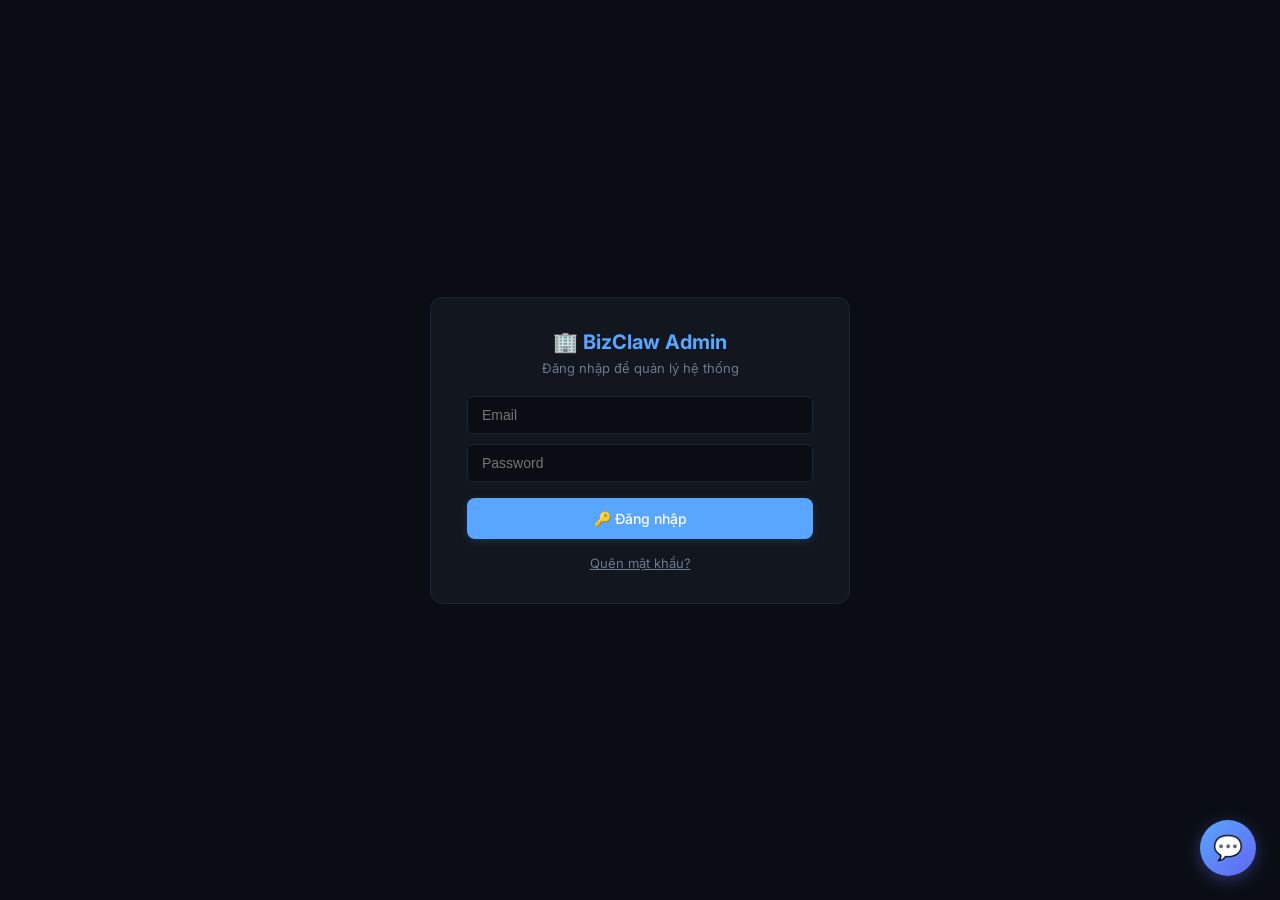
<file: crates/bizclaw-platform/src/admin_dashboard.html>
<!DOCTYPE html>
<html lang="en">
<head>
<meta charset="UTF-8">
<meta name="viewport" content="width=device-width, initial-scale=1.0">
<title>BizClaw — Admin Platform</title>
<link rel="icon" type="image/svg+xml" href="data:image/svg+xml,%3Csvg xmlns='http://www.w3.org/2000/svg' viewBox='0 0 100 100'%3E%3Crect width='100' height='100' rx='18' fill='%2312161e'/%3E%3Ctext x='50' y='70' font-size='55' text-anchor='middle'%3E%F0%9F%8F%A2%3C/text%3E%3C/svg%3E">
<link rel="preconnect" href="https://fonts.googleapis.com">
<link rel="preconnect" href="https://fonts.gstatic.com" crossorigin>
<link href="https://fonts.googleapis.com/css2?family=Inter:wght@400;500;600;700&display=swap" rel="stylesheet">
<style>
*{margin:0;padding:0;box-sizing:border-box}
:root{--bg:#0a0e14;--surface:#12161e;--border:#1e2533;--text:#e6edf3;--muted:#6b7a8d;--accent:#58a6ff;--green:#3fb950;--red:#f85149;--yellow:#d29922;--card:#161d28;--purple:#bc8cff;--cyan:#56d4dd;--orange:#f0883e;--glass:rgba(22,29,40,0.85);--glow:0 0 20px rgba(88,166,255,0.08)}
body{font-family:'Inter',system-ui,-apple-system,sans-serif;background:var(--bg);color:var(--text);display:flex;min-height:100vh}

/* ── Sidebar ── */
.sidebar{width:230px;background:var(--surface);border-right:1px solid var(--border);padding:20px 0;display:flex;flex-direction:column;position:relative;z-index:10}
.sidebar::after{content:'';position:absolute;right:0;top:0;bottom:0;width:1px;background:linear-gradient(180deg,transparent,rgba(88,166,255,0.15),transparent)}
.sidebar .logo{padding:0 20px 16px;border-bottom:1px solid var(--border);margin-bottom:8px}
.sidebar .logo h2{font-size:18px;color:var(--accent);font-weight:700;letter-spacing:-0.3px}
.sidebar .logo p{font-size:11px;color:var(--muted);margin-top:2px}
.sidebar .logo .version-badge{display:inline-block;font-size:9px;padding:2px 6px;background:rgba(88,166,255,0.12);color:var(--accent);border-radius:4px;margin-left:6px;font-weight:600;vertical-align:middle}
.sidebar .logo .health-dot{display:inline-block;width:6px;height:6px;border-radius:50%;background:var(--green);margin-left:6px;vertical-align:middle;box-shadow:0 0 6px var(--green);animation:healthPulse 2s ease-in-out infinite}
@keyframes healthPulse{0%,100%{opacity:1;box-shadow:0 0 4px var(--green)}50%{opacity:0.6;box-shadow:0 0 10px var(--green)}}
.sidebar a{display:flex;align-items:center;padding:10px 20px;color:var(--muted);text-decoration:none;font-size:13px;gap:10px;transition:all .2s;cursor:pointer;position:relative;border-left:2px solid transparent}
.sidebar a:hover{background:rgba(88,166,255,0.05);color:var(--text)}
.sidebar a.active{background:rgba(88,166,255,0.08);color:var(--accent);border-left-color:var(--accent);font-weight:500}
.sidebar a .nav-icon{font-size:16px;flex-shrink:0;width:22px;text-align:center}
.sidebar .bottom{margin-top:auto;padding:10px 20px;border-top:1px solid var(--border)}
.sidebar .bottom a{padding:5px 0;font-size:12px}
.sidebar .bottom .shortcut-hint{font-size:10px;color:var(--border);margin-top:6px;letter-spacing:0.3px}

/* ── Main area ── */
.main{flex:1;padding:30px 36px;overflow-y:auto;background:var(--bg)}
.main h1{font-size:22px;margin-bottom:22px;display:flex;align-items:center;gap:10px;font-weight:600;letter-spacing:-0.3px}

/* ── Stats cards with gradient ── */
.stats{display:grid;grid-template-columns:repeat(auto-fit,minmax(160px,1fr));gap:14px;margin-bottom:25px}
.stat{background:var(--surface);border:1px solid var(--border);border-radius:12px;padding:18px 20px;position:relative;overflow:hidden;transition:transform .2s,box-shadow .2s}
.stat:hover{transform:translateY(-2px);box-shadow:var(--glow)}
.stat::before{content:'';position:absolute;top:0;left:0;right:0;height:2px;border-radius:12px 12px 0 0}
.stat:nth-child(1)::before{background:linear-gradient(90deg,var(--accent),var(--cyan))}
.stat:nth-child(2)::before{background:linear-gradient(90deg,var(--green),#2ea043)}
.stat:nth-child(3)::before{background:linear-gradient(90deg,var(--yellow),var(--orange))}
.stat:nth-child(4)::before{background:linear-gradient(90deg,var(--red),#da3633)}
.stat:nth-child(5)::before{background:linear-gradient(90deg,var(--purple),var(--accent))}
.stat label{font-size:11px;color:var(--muted);display:block;margin-bottom:6px;text-transform:uppercase;letter-spacing:0.5px;font-weight:500}
.stat .val{font-size:28px;font-weight:700;letter-spacing:-1px}
.stat .val.green{color:var(--green)}.stat .val.red{color:var(--red)}

/* ── Grid & Card ── */
.grid{display:grid;grid-template-columns:1fr 1fr;gap:18px}
.card{background:var(--surface);border:1px solid var(--border);border-radius:12px;padding:20px;transition:border-color .2s}
.card:hover{border-color:rgba(88,166,255,0.2)}
.card h3{font-size:13px;margin-bottom:12px;display:flex;justify-content:space-between;text-transform:uppercase;letter-spacing:0.5px;font-weight:600;color:var(--muted)}
.card h3 a{color:var(--accent);font-size:11px;text-decoration:none;cursor:pointer;text-transform:none;letter-spacing:0;font-weight:500}
.card h3 a:hover{text-decoration:underline}

/* ── Tenant rows ── */
.tenant-row{display:flex;justify-content:space-between;align-items:center;padding:10px 0;border-bottom:1px solid var(--border);transition:background .15s}
.tenant-row:last-child{border:none}
.tenant-row:hover{background:rgba(88,166,255,0.03);margin:0 -8px;padding:10px 8px;border-radius:6px}
.tenant-name{color:var(--accent);font-weight:500;cursor:pointer}
.tenant-slug{color:var(--muted);font-size:12px}

/* ── Badges ── */
.badge{padding:3px 10px;border-radius:10px;font-size:10px;font-weight:600;text-transform:uppercase;letter-spacing:0.5px}
.badge.running{background:rgba(63,185,80,0.12);color:var(--green);border:1px solid rgba(63,185,80,0.2)}
.badge.stopped{background:rgba(139,148,158,0.08);color:var(--muted);border:1px solid rgba(139,148,158,0.15)}
.badge.error{background:rgba(248,81,73,0.12);color:var(--red);border:1px solid rgba(248,81,73,0.2)}
.badge.connected{background:rgba(63,185,80,0.12);color:var(--green);border:1px solid rgba(63,185,80,0.2)}
.badge.disconnected{background:rgba(139,148,158,0.08);color:var(--muted);border:1px solid rgba(139,148,158,0.15)}

/* ── Events ── */
.event{display:flex;justify-content:space-between;padding:8px 0;border-bottom:1px solid var(--border);font-size:13px}
.event:last-child{border:none}
.event .type{font-weight:500}.event .meta{color:var(--muted);font-size:11px}
.event .time{color:var(--muted);font-size:11px;white-space:nowrap}

/* ── Buttons ── */
.btn{padding:8px 16px;border:none;border-radius:8px;cursor:pointer;font-size:13px;font-weight:500;transition:all .15s;font-family:inherit}
.btn:hover{transform:translateY(-1px);filter:brightness(1.1)}
.btn:active{transform:translateY(0);filter:brightness(0.95)}
.btn-primary{background:var(--accent);color:#fff;box-shadow:0 2px 8px rgba(88,166,255,0.2)}
.btn-danger{background:var(--red);color:#fff}
.btn-outline{background:transparent;border:1px solid var(--border);color:var(--text)}
.btn-outline:hover{border-color:var(--accent);color:var(--accent)}
.btn-green{background:var(--green);color:#fff}.btn-purple{background:var(--purple);color:#000}
.btn-sm{padding:5px 10px;font-size:11px;border-radius:6px}
.hidden{display:none!important}

/* ── Modals with glass effect ── */
.modal-overlay{position:fixed;top:0;left:0;right:0;bottom:0;background:rgba(0,0,0,.65);backdrop-filter:blur(4px);display:flex;align-items:center;justify-content:center;z-index:100;animation:overlayIn .2s}
@keyframes overlayIn{from{opacity:0}to{opacity:1}}
.modal{background:var(--surface);border:1px solid var(--border);border-radius:14px;padding:28px;min-width:400px;max-width:720px;max-height:85vh;overflow-y:auto;animation:modalIn .25s cubic-bezier(.22,1,.36,1);box-shadow:0 20px 60px rgba(0,0,0,.5)}
@keyframes modalIn{from{opacity:0;transform:scale(0.96) translateY(10px)}to{opacity:1;transform:scale(1) translateY(0)}}
.modal h2{margin-bottom:15px;display:flex;align-items:center;gap:8px;font-size:18px}
.modal label{display:block;font-size:13px;color:var(--muted);margin-bottom:4px;margin-top:10px}
.modal input,.modal select,.modal textarea{width:100%;padding:8px 12px;background:var(--card);border:1px solid var(--border);border-radius:8px;color:var(--text);font-size:14px;font-family:inherit;transition:border-color .15s}
.modal input:focus,.modal select:focus,.modal textarea:focus{outline:none;border-color:var(--accent);box-shadow:0 0 0 2px rgba(88,166,255,0.1)}
.modal textarea{resize:vertical;min-height:60px;font-family:'Menlo','Courier New',monospace;font-size:12px}
.modal .actions{display:flex;gap:10px;margin-top:20px;justify-content:flex-end}

/* ── Channel config cards ── */
.ch-grid{display:grid;grid-template-columns:1fr 1fr;gap:12px;margin-top:12px}
.ch-card{background:var(--card);border:1px solid var(--border);border-radius:12px;padding:16px;transition:all .2s}
.ch-card:hover{border-color:rgba(88,166,255,0.25);box-shadow:var(--glow)}
.ch-card .ch-header{display:flex;justify-content:space-between;align-items:center;margin-bottom:10px}
.ch-card .ch-icon{font-size:22px}
.ch-card .ch-name{font-weight:600;font-size:14px}
.ch-card .ch-status{font-size:11px;padding:2px 8px;border-radius:8px}
.ch-card .ch-fields{font-size:12px;color:var(--muted)}
.ch-card input,.ch-card textarea{margin-top:6px;width:100%;padding:6px 10px;background:var(--bg);border:1px solid var(--border);border-radius:6px;color:var(--text);font-size:12px;font-family:inherit;transition:border-color .15s}
.ch-card input:focus,.ch-card textarea:focus{outline:none;border-color:var(--accent)}
.ch-card textarea{font-family:'Menlo','Courier New',monospace;min-height:50px;resize:vertical}
.ch-card .ch-actions{display:flex;gap:6px;margin-top:10px}
.toggle{position:relative;display:inline-block;width:38px;height:20px}
.toggle input{opacity:0;width:0;height:0}
.toggle .slider{position:absolute;cursor:pointer;inset:0;background:var(--border);border-radius:20px;transition:.3s}
.toggle .slider:before{content:'';position:absolute;height:14px;width:14px;left:3px;bottom:3px;background:var(--text);border-radius:50%;transition:.3s}
.toggle input:checked+.slider{background:var(--green)}
.toggle input:checked+.slider:before{transform:translateX(18px)}
.qr-container{text-align:center;padding:15px}
.qr-container img{max-width:200px;border-radius:8px;border:2px solid var(--accent)}
.qr-container p{font-size:12px;color:var(--muted);margin-top:8px}

/* ── Toast (stacking) ── */
#toast-container{position:fixed;top:20px;right:20px;z-index:200;display:flex;flex-direction:column;gap:8px;pointer-events:none}
.toast{background:rgba(63,185,80,0.95);color:#fff;padding:12px 20px;border-radius:10px;font-size:13px;font-weight:500;animation:toastIn .3s cubic-bezier(.22,1,.36,1),toastOut .3s 2.5s forwards;backdrop-filter:blur(8px);box-shadow:0 8px 24px rgba(0,0,0,.3);pointer-events:auto}
.toast.error{background:rgba(248,81,73,0.95)}
@keyframes toastIn{from{opacity:0;transform:translateX(40px)}to{opacity:1;transform:translateX(0)}}
@keyframes toastOut{from{opacity:1;transform:translateX(0)}to{opacity:0;transform:translateX(40px)}}

/* ── Loading skeleton ── */
.skeleton{background:linear-gradient(90deg,var(--card) 25%,var(--border) 50%,var(--card) 75%);background-size:200% 100%;animation:shimmer 1.5s infinite;border-radius:6px}
@keyframes shimmer{0%{background-position:200% 0}100%{background-position:-200% 0}}
.skeleton-stat{height:72px;border-radius:12px}
.skeleton-row{height:48px;margin-bottom:8px;border-radius:8px}
.skeleton-card{height:120px;border-radius:12px}

/* ── Page transitions ── */
.page-enter{animation:pageIn .25s ease-out}
@keyframes pageIn{from{opacity:0;transform:translateY(8px)}to{opacity:1;transform:translateY(0)}}

/* ── Search bar ── */
.search-bar{position:relative;margin-bottom:16px}
.search-bar input{width:100%;padding:10px 14px 10px 36px;background:var(--surface);border:1px solid var(--border);border-radius:10px;color:var(--text);font-size:13px;font-family:inherit;transition:all .2s}
.search-bar input:focus{outline:none;border-color:var(--accent);box-shadow:0 0 0 2px rgba(88,166,255,0.1)}
.search-bar input::placeholder{color:var(--muted)}
.search-bar .search-icon{position:absolute;left:12px;top:50%;transform:translateY(-50%);font-size:14px;color:var(--muted)}
.search-bar .search-shortcut{position:absolute;right:12px;top:50%;transform:translateY(-50%);font-size:10px;color:var(--border);background:var(--card);padding:2px 6px;border-radius:4px;border:1px solid var(--border)}

/* ── Provider icons ── */
.provider-icon{display:inline-flex;align-items:center;gap:4px;font-size:11px;padding:2px 8px;border-radius:6px;font-weight:500}
.provider-icon.openai{background:rgba(116,204,143,0.1);color:#74cc8c}
.provider-icon.anthropic{background:rgba(204,145,100,0.1);color:#cc9164}
.provider-icon.ollama{background:rgba(88,166,255,0.1);color:var(--accent)}
.provider-icon.gemini{background:rgba(188,140,255,0.1);color:var(--purple)}
.provider-icon.deepseek{background:rgba(86,212,221,0.1);color:var(--cyan)}
.provider-icon.groq{background:rgba(240,136,62,0.1);color:var(--orange)}
.provider-icon.brain{background:rgba(248,81,73,0.1);color:var(--red)}
.provider-icon.llamacpp{background:rgba(210,153,34,0.1);color:var(--yellow)}

/* ── Teams / Workflows page ── */
.teams-templates{display:grid;grid-template-columns:repeat(auto-fill,minmax(320px,1fr));gap:16px;margin-bottom:24px}
.team-tpl{background:var(--surface);border:1px solid var(--border);border-radius:14px;padding:20px;position:relative;overflow:hidden;transition:all .3s;cursor:pointer}
.team-tpl:hover{transform:translateY(-3px);box-shadow:0 8px 30px rgba(88,166,255,0.12);border-color:rgba(88,166,255,0.3)}
.team-tpl::before{content:'';position:absolute;top:0;left:0;right:0;height:3px}
.team-tpl.tpl-feat::before{background:linear-gradient(90deg,#6C5CE7,#a29bfe)}
.team-tpl.tpl-bug::before{background:linear-gradient(90deg,#f85149,#ff6b6b)}
.team-tpl.tpl-sec::before{background:linear-gradient(90deg,#fdcb6e,#f39c12)}
.team-tpl.tpl-content::before{background:linear-gradient(90deg,#00b894,#55efc4)}
.team-tpl.tpl-review::before{background:linear-gradient(90deg,#58a6ff,#56d4dd)}
.team-tpl.tpl-support::before{background:linear-gradient(90deg,#bc8cff,#e17bff)}
.team-tpl .tpl-header{display:flex;align-items:center;gap:10px;margin-bottom:10px}
.team-tpl .tpl-icon{font-size:28px}
.team-tpl .tpl-title{font-size:16px;font-weight:600}
.team-tpl .tpl-agents{font-size:11px;color:var(--accent);background:rgba(88,166,255,0.1);padding:2px 8px;border-radius:8px;margin-left:auto}
.team-tpl .tpl-desc{font-size:13px;color:var(--muted);line-height:1.5;margin-bottom:14px}
.team-tpl .tpl-pipeline{display:flex;align-items:center;gap:0;flex-wrap:wrap}
.team-tpl .pipe-step{font-size:10px;padding:4px 10px;background:var(--card);border:1px solid var(--border);border-radius:20px;color:var(--text);white-space:nowrap;transition:all .2s}
.team-tpl:hover .pipe-step{border-color:rgba(88,166,255,0.3)}
.team-tpl .pipe-arrow{font-size:10px;color:var(--border);padding:0 2px}

/* Team runs */
.team-runs{margin-top:16px}
.run-card{background:var(--surface);border:1px solid var(--border);border-radius:12px;padding:16px 20px;margin-bottom:12px;transition:all .2s}
.run-card:hover{border-color:rgba(88,166,255,0.2)}
.run-header{display:flex;justify-content:space-between;align-items:center;margin-bottom:12px}
.run-id{font-family:'Menlo','Courier New',monospace;font-size:12px;color:var(--accent)}
.run-steps{display:flex;gap:0;align-items:center;flex-wrap:wrap}
.run-step{display:flex;align-items:center;gap:6px;padding:6px 12px;border-radius:8px;font-size:12px;background:var(--card);border:1px solid var(--border);transition:all .3s}
.run-step.done{background:rgba(63,185,80,0.08);border-color:rgba(63,185,80,0.25);color:var(--green)}
.run-step.running{background:rgba(88,166,255,0.08);border-color:rgba(88,166,255,0.3);color:var(--accent);animation:stepPulse 1.5s ease-in-out infinite}
.run-step.failed{background:rgba(248,81,73,0.08);border-color:rgba(248,81,73,0.25);color:var(--red)}
.run-step.pending{color:var(--muted)}
.run-arrow{font-size:10px;color:var(--border);padding:0 3px}
@keyframes stepPulse{0%,100%{opacity:1}50%{opacity:0.6}}
.run-progress{height:4px;background:var(--border);border-radius:4px;margin-top:12px;overflow:hidden}
.run-progress-bar{height:100%;border-radius:4px;background:linear-gradient(90deg,var(--green),var(--accent));transition:width .5s}

/* Team detail modal */
.team-agents-grid{display:grid;grid-template-columns:repeat(auto-fill,minmax(200px,1fr));gap:10px;margin:16px 0}
.agent-role-card{background:var(--card);border:1px solid var(--border);border-radius:10px;padding:14px;text-align:center;transition:all .2s}
.agent-role-card:hover{border-color:rgba(88,166,255,0.3);transform:scale(1.02)}
.agent-role-card .role-icon{font-size:32px;display:block;margin-bottom:6px}
.agent-role-card .role-name{font-weight:600;font-size:14px}
.agent-role-card .role-type{font-size:11px;color:var(--muted);margin-top:2px}
.agent-role-card .role-access{font-size:10px;margin-top:6px;padding:3px 8px;border-radius:6px;display:inline-block}
.agent-role-card .role-access.analysis{background:rgba(88,166,255,0.1);color:var(--accent)}
.agent-role-card .role-access.coding{background:rgba(63,185,80,0.1);color:var(--green)}
.agent-role-card .role-access.verification{background:rgba(210,153,34,0.1);color:var(--yellow)}
.agent-role-card .role-access.testing{background:rgba(188,140,255,0.1);color:var(--purple)}
.agent-role-card .role-access.scanning{background:rgba(240,136,62,0.1);color:var(--orange)}

/* Active teams list */
.active-team{display:flex;justify-content:space-between;align-items:center;padding:14px 16px;background:var(--surface);border:1px solid var(--border);border-radius:10px;margin-bottom:8px;transition:all .2s}
.active-team:hover{border-color:rgba(88,166,255,0.2)}
.active-team .team-info{display:flex;align-items:center;gap:12px}
.active-team .team-icon{font-size:20px}
.active-team .team-name{font-weight:600;font-size:14px}
.active-team .team-meta{font-size:11px;color:var(--muted)}
.active-team .team-actions{display:flex;gap:6px}

/* Responsive */
@media(max-width:768px){.sidebar{width:60px}.sidebar a span:not(.nav-icon),.sidebar .logo p,.sidebar .bottom .shortcut-hint,.sidebar .logo .version-badge{display:none}.grid{grid-template-columns:1fr}.ch-grid{grid-template-columns:1fr}.main{padding:20px 16px}.teams-templates{grid-template-columns:1fr}.team-agents-grid{grid-template-columns:1fr 1fr}}
</style>
</head>
<body>
<aside class="sidebar">
  <div class="logo">
    <h2>BizClaw <span class="version-badge">v1.0.0</span> <span class="health-dot" id="sidebar-health" title="Platform healthy"></span></h2>
    <p>Admin Platform</p>
  </div>
  <a class="active" href="#/dashboard" data-page="dashboard"><span class="nav-icon">📊</span> <span>Dashboard</span></a>
  <a href="#/tenants" data-page="tenants"><span class="nav-icon">🏢</span> <span>Tenants</span></a>
  <a href="#/users" data-page="users"><span class="nav-icon">👥</span> <span>Users</span></a>
  <a href="#/teams" data-page="teams"><span class="nav-icon">🐜</span> <span>Agent Teams</span></a>
  <a href="#/audit" data-page="audit"><span class="nav-icon">📋</span> <span>Audit Log</span></a>

  <a href="#/wiki" data-page="wiki"><span class="nav-icon">📖</span> <span>Wiki & Guide</span></a>
  <a href="#/profile" data-page="profile"><span class="nav-icon">👤</span> <span>Profile</span></a>
  <div class="bottom">
    <a href="#" onclick="logout()">⏏ Logout</a>
    <div class="shortcut-hint">⌘K Search · Esc Close</div>
  </div>
</aside>

<!-- Login Screen -->
<div id="login-screen" style="position:fixed;inset:0;background:var(--bg);z-index:300;display:flex;align-items:center;justify-content:center">
  <div style="width:420px">
    <!-- Credentials Banner — prominent, above login -->

    <!-- Login Form -->
    <div id="login-form-box" style="background:var(--surface);border:1px solid var(--border);border-radius:12px;padding:32px 36px;text-align:center">
      <h2 style="color:var(--accent);margin-bottom:6px;font-size:20px">🏢 BizClaw Admin</h2>
      <p style="color:var(--muted);font-size:13px;margin-bottom:20px">Đăng nhập để quản lý hệ thống</p>
      <div id="login-error" style="color:var(--red);font-size:13px;margin-bottom:12px;display:none"></div>
      <input id="login-email" type="text" inputmode="email" autocomplete="email" placeholder="Email" style="width:100%;padding:10px 14px;margin-bottom:10px;background:var(--bg);border:1px solid var(--border);border-radius:6px;color:var(--text);font-size:14px">
      <input id="login-password" type="password" placeholder="Password" style="width:100%;padding:10px 14px;margin-bottom:16px;background:var(--bg);border:1px solid var(--border);border-radius:6px;color:var(--text);font-size:14px" onkeydown="if(event.key==='Enter')doLogin()">
      <button class="btn btn-primary" style="width:100%;padding:12px;font-size:14px" onclick="doLogin()">🔑 Đăng nhập</button>
      <div style="margin-top:16px;font-size:13px;color:var(--muted);text-align:center">
        <a href="#" onclick="showAuthBox('forgot-form-box')" style="color:var(--muted)">Quên mật khẩu?</a>
      </div>
    </div>

    <!-- Register Form — TEMPORARILY DISABLED
    <div id="register-form-box" style="display:none;background:var(--surface);border:1px solid var(--border);border-radius:12px;padding:32px 36px;text-align:center">
      <h2 style="color:var(--accent);margin-bottom:6px;font-size:20px">🏢 Đăng ký Cloud</h2>
      <p style="color:var(--muted);font-size:13px;margin-bottom:20px">Tạo ngay một môi trường quản lý AI tự động</p>
      <div id="register-error" style="color:var(--red);font-size:13px;margin-bottom:12px;display:none"></div>
      <input id="register-company" type="text" placeholder="Tên công ty (Ví dụ: Vinamilk)" style="width:100%;padding:10px 14px;margin-bottom:10px;background:var(--bg);border:1px solid var(--border);border-radius:6px;color:var(--text);font-size:14px">
      <input id="register-email" type="text" inputmode="email" autocomplete="email" placeholder="Email quản trị" style="width:100%;padding:10px 14px;margin-bottom:10px;background:var(--bg);border:1px solid var(--border);border-radius:6px;color:var(--text);font-size:14px">
      <input id="register-password" type="password" placeholder="Mật khẩu (ít nhất 6 ký tự)" style="width:100%;padding:10px 14px;margin-bottom:16px;background:var(--bg);border:1px solid var(--border);border-radius:6px;color:var(--text);font-size:14px" onkeydown="if(event.key==='Enter')doRegister()">
      <button class="btn btn-primary" style="width:100%;padding:12px;font-size:14px" onclick="doRegister()">🚀 Khởi tạo hệ thống</button>
      <div style="margin-top:16px;font-size:13px;color:var(--muted)">
        Đã có tài khoản? <a href="#" onclick="showAuthBox('login-form-box')" style="color:var(--accent)">Đăng nhập</a>
      </div>
    </div>
    -->

    <!-- Forgot Password Form -->
    <div id="forgot-form-box" style="display:none;background:var(--surface);border:1px solid var(--border);border-radius:12px;padding:32px 36px;text-align:center">
      <h2 style="color:var(--accent);margin-bottom:6px;font-size:20px">Lấy lại mật khẩu</h2>
      <p style="color:var(--muted);font-size:13px;margin-bottom:20px">Nhập email để nhận link reset</p>
      <div id="forgot-error" style="color:var(--red);font-size:13px;margin-bottom:12px;display:none"></div>
      <input id="forgot-email" type="text" inputmode="email" autocomplete="email" placeholder="Email" style="width:100%;padding:10px 14px;margin-bottom:16px;background:var(--bg);border:1px solid var(--border);border-radius:6px;color:var(--text);font-size:14px" onkeydown="if(event.key==='Enter')doForgotPassword()">
      <button class="btn btn-primary" style="width:100%;padding:12px;font-size:14px" onclick="doForgotPassword()">Gửi link</button>
      <div style="margin-top:16px;font-size:13px;color:var(--muted)">
        <a href="#" onclick="showAuthBox('login-form-box')" style="color:var(--accent)">Quay lại đăng nhập</a>
      </div>
    </div>

    <!-- Reset Password Form -->
    <div id="reset-form-box" style="display:none;background:var(--surface);border:1px solid var(--border);border-radius:12px;padding:32px 36px;text-align:center">
      <h2 style="color:var(--accent);margin-bottom:6px;font-size:20px">Đặt lại mật khẩu</h2>
      <p style="color:var(--muted);font-size:13px;margin-bottom:20px">Nhập mật khẩu mới cho tài khoản</p>
      <div id="reset-error" style="color:var(--red);font-size:13px;margin-bottom:12px;display:none"></div>
      <input id="reset-password-input" type="password" placeholder="Mật khẩu mới" style="width:100%;padding:10px 14px;margin-bottom:16px;background:var(--bg);border:1px solid var(--border);border-radius:6px;color:var(--text);font-size:14px" onkeydown="if(event.key==='Enter')doResetPassword()">
      <button class="btn btn-primary" style="width:100%;padding:12px;font-size:14px" onclick="doResetPassword()">Cập nhật</button>
    </div>
  </div>
</div>

<main class="main">
  <!-- Dashboard -->
  <div id="page-dashboard">
    <h1>📊 Dashboard</h1>
    <div class="stats" id="stats-row">
      <div class="stat skeleton skeleton-stat"></div>
      <div class="stat skeleton skeleton-stat"></div>
      <div class="stat skeleton skeleton-stat"></div>
      <div class="stat skeleton skeleton-stat"></div>
      <div class="stat skeleton skeleton-stat"></div>
    </div>
    <div class="grid">
      <div class="card"><h3>⚡ Tenant Health <a href="#" onclick="showPage('tenants')">View all →</a></h3><div id="health-list"><div class="skeleton skeleton-row"></div><div class="skeleton skeleton-row"></div><div class="skeleton skeleton-row"></div></div></div>
      <div class="card"><h3>📋 Recent Activity <a href="#" onclick="showPage('audit')">View all →</a></h3><div id="activity-list"><div class="skeleton skeleton-row"></div><div class="skeleton skeleton-row"></div><div class="skeleton skeleton-row"></div></div></div>
    </div>
  </div>
  
  <!-- Profile Page -->
  <div id="page-profile" class="hidden">
    <h1>👤 My Profile</h1>
    <div class="card" style="max-width:500px;margin-top:16px">
      <h3>Change Password</h3>
      <div id="profile-msg" style="display:none;margin-bottom:12px;padding:12px;border-radius:6px;font-size:13px"></div>
      <div style="margin-top:12px">
        <label style="display:block;margin-bottom:6px;color:var(--text2);font-size:13px">Current Password</label>
        <input type="password" id="profile-current-pwd" style="width:100%;padding:10px;background:var(--bg2);border:1px solid var(--border);border-radius:6px;color:var(--text);margin-bottom:16px">
        
        <label style="display:block;margin-bottom:6px;color:var(--text2);font-size:13px">New Password</label>
        <input type="password" id="profile-new-pwd" style="width:100%;padding:10px;background:var(--bg2);border:1px solid var(--border);border-radius:6px;color:var(--text);margin-bottom:16px">
      </div>
      <button class="btn btn-primary" onclick="doChangePassword()">Cập nhật thay đổi</button>
    </div>
  </div>

  <!-- Tenants -->
  <div id="page-tenants" class="hidden">
    <h1>🏢 Tenants <button class="btn btn-primary" onclick="showCreateModal()" style="margin-left:auto">+ New Tenant</button></h1>
    <div class="search-bar">
      <span class="search-icon">🔍</span>
      <input type="text" id="tenant-search" placeholder="Search tenants by name, slug..." oninput="filterTenants(this.value)">
      <span class="search-shortcut">⌘K</span>
    </div>
    <div id="tenants-list"></div>
  </div>

  <!-- Users -->
  <div id="page-users" class="hidden">
    <h1>👥 Users <button class="btn btn-primary" onclick="showCreateUserModal()" style="margin-left:auto">+ Add User</button></h1>
    <div id="users-list"><div class="skeleton skeleton-row"></div><div class="skeleton skeleton-row"></div></div>
  </div>
  <!-- Audit -->
  <div id="page-audit" class="hidden">
    <h1>📋 Audit Log</h1>
    <div style="display:flex;gap:10px;margin-bottom:16px;flex-wrap:wrap">
      <select id="audit-filter-type" onchange="filterAuditEvents()" style="padding:8px 12px;background:var(--surface);border:1px solid var(--border);border-radius:8px;color:var(--text);font-size:13px">
        <option value="">All Events</option>
        <option value="login_success">Login</option>
        <option value="tenant_created">Tenant Created</option>
        <option value="tenant_started">Tenant Started</option>
        <option value="tenant_stopped">Tenant Stopped</option>
        <option value="tenant_deleted">Tenant Deleted</option>
        <option value="channel_configured">Channel Config</option>
        <option value="config_updated">Config Updated</option>
        <option value="agent_upserted">Agent Upserted</option>
        <option value="agent_deleted">Agent Deleted</option>
        <option value="user_created">User Created</option>
        <option value="user_deleted">User Deleted</option>
      </select>
      <input type="date" id="audit-filter-date" onchange="filterAuditEvents()" style="padding:8px 12px;background:var(--surface);border:1px solid var(--border);border-radius:8px;color:var(--text);font-size:13px;color-scheme:dark">
      <button class="btn btn-outline btn-sm" onclick="clearAuditFilters()" style="align-self:center">✕ Clear</button>
      <span id="audit-count" style="align-self:center;font-size:12px;color:var(--muted);margin-left:auto"></span>
    </div>
    <div id="audit-full"><div class="skeleton skeleton-row"></div><div class="skeleton skeleton-row"></div><div class="skeleton skeleton-row"></div></div>
  </div>


  <!-- Agent Teams / Workflows -->
  <div id="page-teams" class="hidden">
    <h1>🐜 Agent Teams <button class="btn btn-primary" onclick="showCreateTeamModal()" style="margin-left:auto">+ Build Team</button></h1>

    <!-- Stats -->
    <div class="stats" id="teams-stats">
      <div class="stat"><label>Templates</label><div class="val" id="ts-templates">6</div></div>
      <div class="stat"><label>Active Teams</label><div class="val green" id="ts-active">0</div></div>
      <div class="stat"><label>Total Runs</label><div class="val" id="ts-runs">0</div></div>
      <div class="stat"><label>Success Rate</label><div class="val" id="ts-rate">—</div></div>
    </div>

    <!-- Template Gallery -->
    <div class="card" style="margin-bottom:20px">
      <h3>📦 Team Templates <a href="#" onclick="return false">Install with one click →</a></h3>
      <p style="font-size:12px;color:var(--muted);margin-bottom:14px">Pre-built agent teams — mỗi team gồm các agents chuyên biệt phối hợp hoàn thành workflow.</p>
      <div class="teams-templates" id="tpl-gallery"></div>
    </div>

    <!-- Active Teams -->
    <div class="card" style="margin-bottom:20px">
      <h3>⚡ Active Teams <a href="#" onclick="return false" id="teams-refresh">Refresh ↻</a></h3>
      <div id="active-teams-list"></div>
    </div>

    <!-- Recent Workflow Runs -->
    <div class="card">
      <h3>📊 Recent Workflow Runs <a href="#" onclick="return false">View all →</a></h3>
      <div class="team-runs" id="workflow-runs"></div>
    </div>
  </div>

  <!-- Wiki & Guide Page -->
  <div id="page-wiki" class="hidden">
    <h1>📖 Wiki & Guide <button class="btn btn-outline btn-sm" onclick="toggleWikiSearch()" style="margin-left:12px">🔍 Search</button></h1>
    <div id="wiki-search-bar" class="hidden" style="margin-bottom:16px">
      <input type="text" id="wiki-search-input" placeholder="Tìm kiếm trong wiki..." oninput="searchWiki(this.value)" style="width:100%;padding:10px 14px;background:var(--surface);border:1px solid var(--border);border-radius:8px;color:var(--text);font-size:14px">
    </div>
    <div class="grid" style="grid-template-columns:220px 1fr;gap:20px">
      <!-- Sidebar TOC -->
      <div class="card" style="position:sticky;top:20px;align-self:start">
        <h3 style="font-size:13px;margin-bottom:12px;color:var(--accent)">📑 Mục lục</h3>
        <div id="wiki-toc" style="font-size:13px;line-height:2"></div>
      </div>
      <!-- Content -->
      <div id="wiki-content" class="card" style="min-height:400px;font-size:14px;line-height:1.8"></div>
    </div>
  </div>

</main>

<!-- Welcome Onboarding Modal -->
<div id="modal-onboarding" class="modal-overlay hidden">
  <div class="modal" style="min-width:550px;max-width:650px;text-align:center">
    <div id="onboard-step-1">
      <div style="font-size:48px;margin-bottom:16px">🎉</div>
      <h2 style="color:var(--accent);margin-bottom:8px">Chào mừng đến BizClaw!</h2>
      <p style="color:var(--muted);font-size:14px;margin-bottom:20px">Nền tảng quản trị AI Agent đa kênh cho doanh nghiệp. Hãy cùng thiết lập hệ thống trong vài bước đơn giản.</p>
      <div style="display:grid;grid-template-columns:1fr 1fr 1fr;gap:12px;margin-bottom:20px;text-align:center">
        <div class="card" style="padding:16px"><div style="font-size:28px;margin-bottom:6px">🏢</div><div style="font-size:12px;color:var(--muted)">Tạo Tenant</div></div>
        <div class="card" style="padding:16px"><div style="font-size:28px;margin-bottom:6px">🤖</div><div style="font-size:12px;color:var(--muted)">Cấu hình Agent</div></div>
        <div class="card" style="padding:16px"><div style="font-size:28px;margin-bottom:6px">📱</div><div style="font-size:12px;color:var(--muted)">Kết nối kênh</div></div>
      </div>
      <div style="display:flex;gap:10px;justify-content:center">
        <button class="btn btn-primary" onclick="onboardNext(2)">🚀 Bắt đầu</button>
        <button class="btn btn-outline" onclick="skipOnboarding()">Bỏ qua</button>
      </div>
    </div>
    <div id="onboard-step-2" class="hidden">
      <h2 style="margin-bottom:12px">🏢 Bước 1: Tạo Tenant đầu tiên</h2>
      <p style="color:var(--muted);font-size:13px;margin-bottom:16px">Tenant là một AI agent độc lập với cấu hình, model và kênh giao tiếp riêng.</p>
      <div style="text-align:left;background:var(--card);border-radius:8px;padding:16px;margin-bottom:16px;font-size:13px;line-height:1.8">
        <strong>Cách tạo:</strong><br>
        1. Vào <strong>Tenants</strong> → Click <strong>"+ New Tenant"</strong><br>
        2. Nhập <strong>Name</strong> (tên hiển thị) và <strong>Slug</strong> (URL)<br>
        3. Chọn <strong>Provider</strong> (OpenAI, Anthropic, Ollama...)<br>
        4. Chọn <strong>Model</strong> (gpt-4o-mini, claude-3-haiku...)<br>
        5. Click <strong>Create</strong> — Tenant tự động khởi động
      </div>
      <div style="display:flex;gap:10px;justify-content:center">
        <button class="btn btn-outline" onclick="onboardNext(1)">← Quay lại</button>
        <button class="btn btn-primary" onclick="onboardNext(3)">Tiếp tục →</button>
      </div>
    </div>
    <div id="onboard-step-3" class="hidden">
      <h2 style="margin-bottom:12px">🤖 Bước 2: Cấu hình Agent</h2>
      <p style="color:var(--muted);font-size:13px;margin-bottom:16px">Mỗi tenant có thể có nhiều agent với vai trò khác nhau.</p>
      <div style="text-align:left;background:var(--card);border-radius:8px;padding:16px;margin-bottom:16px;font-size:13px;line-height:1.8">
        <strong>Cấu hình agent:</strong><br>
        1. Vào <strong>Tenant Subdomain</strong> (link 🔗 Dashboard)<br>
        2. Mở tab <strong>Agents</strong><br>
        3. Click <strong>"+ Thêm Agent"</strong><br>
        4. Đặt <strong>Name</strong>, <strong>Role</strong>, <strong>System Prompt</strong><br>
        5. Chọn provider/model riêng cho agent (nếu muốn)<br>
        6. Click <strong>Tạo</strong> — có thể edit lại bất cứ lúc nào
      </div>
      <div style="display:flex;gap:10px;justify-content:center">
        <button class="btn btn-outline" onclick="onboardNext(2)">← Quay lại</button>
        <button class="btn btn-primary" onclick="onboardNext(4)">Tiếp tục →</button>
      </div>
    </div>
    <div id="onboard-step-4" class="hidden">
      <h2 style="margin-bottom:12px">📱 Bước 3: Kết nối kênh</h2>
      <p style="color:var(--muted);font-size:13px;margin-bottom:16px">Kết nối agent với Telegram, Zalo, Discord, Email, WhatsApp hoặc Webhook.</p>
      <div style="text-align:left;background:var(--card);border-radius:8px;padding:16px;margin-bottom:16px;font-size:13px;line-height:1.8">
        <strong>Kết nối Telegram:</strong><br>
        1. Tạo bot trên <strong>@BotFather</strong> → lấy <strong>Token</strong><br>
        2. Vào <strong>Tenant Subdomain</strong> → tab <strong>Channels</strong><br>
        3. Bật <strong>Telegram</strong> → Paste <strong>Bot Token</strong><br>
        4. Click <strong>💾 Lưu</strong> — Bot sẽ active ngay lập tức!
      </div>
      <div style="display:flex;gap:10px;justify-content:center">
        <button class="btn btn-outline" onclick="onboardNext(3)">← Quay lại</button>
        <button class="btn btn-primary" onclick="completeOnboarding()">✅ Hoàn thành!</button>
      </div>
    </div>
  </div>
</div>

<!-- AI Chat Guide Widget -->
<div id="ai-chat-widget" style="position:fixed;bottom:24px;right:24px;z-index:9999">
  <div id="ai-chat-window" class="hidden" style="width:380px;height:520px;background:var(--surface);border:1px solid var(--border);border-radius:16px;box-shadow:0 8px 32px rgba(0,0,0,0.4);display:flex;flex-direction:column;overflow:hidden;margin-bottom:12px">
    <div style="padding:14px 18px;background:linear-gradient(135deg,var(--accent),#6366f1);color:#fff;display:flex;justify-content:space-between;align-items:center;border-radius:16px 16px 0 0">
      <div><strong>🤖 BizClaw Guide</strong><div style="font-size:11px;opacity:0.8">Hỏi bất cứ điều gì về nền tảng</div></div>
      <button onclick="toggleChatWidget()" style="background:none;border:none;color:#fff;font-size:18px;cursor:pointer">✕</button>
    </div>
    <div id="ai-chat-messages" style="flex:1;overflow-y:auto;padding:14px;display:flex;flex-direction:column;gap:10px">
      <div class="chat-msg bot" style="background:var(--card);padding:10px 14px;border-radius:12px 12px 12px 4px;font-size:13px;line-height:1.6;max-width:90%">
        👋 Xin chào! Tôi là trợ lý BizClaw. Hỏi tôi về:<br>
        • Cách tạo và quản lý tenant<br>
        • Cấu hình agent và channels<br>
        • Thiết lập model AI<br>
        • Quản lý users và permissions
      </div>
    </div>
    <div style="padding:10px 14px;border-top:1px solid var(--border);display:flex;gap:8px">
      <input id="ai-chat-input" placeholder="Hỏi gì đó..." onkeydown="if(event.key==='Enter')sendChatMessage()" style="flex:1;padding:8px 12px;background:var(--bg);border:1px solid var(--border);border-radius:8px;color:var(--text);font-size:13px">
      <button onclick="sendChatMessage()" class="btn btn-primary btn-sm" style="padding:8px 14px">📤</button>
    </div>
  </div>
  <button id="ai-chat-fab" onclick="toggleChatWidget()" style="width:56px;height:56px;border-radius:50%;background:linear-gradient(135deg,var(--accent),#6366f1);border:none;color:#fff;font-size:24px;cursor:pointer;box-shadow:0 4px 16px rgba(99,102,241,0.4);transition:transform 0.2s" onmouseenter="this.style.transform='scale(1.1)'" onmouseleave="this.style.transform='scale(1)'">💬</button>
</div>

<!-- Team Template Detail Modal -->
<div id="modal-team-detail" class="modal-overlay hidden">
  <div class="modal" style="min-width:650px;max-width:800px">
    <h2 id="tpl-detail-title">Team Template</h2>
    <p id="tpl-detail-desc" style="font-size:13px;color:var(--muted);margin-bottom:16px"></p>
    
    <!-- Pipeline visualization -->
    <div style="margin-bottom:20px">
      <label style="font-size:12px;color:var(--muted);text-transform:uppercase;letter-spacing:0.5px;font-weight:600;display:block;margin-bottom:8px">Pipeline</label>
      <div id="tpl-detail-pipeline" style="display:flex;align-items:center;gap:0;flex-wrap:wrap;padding:12px;background:var(--card);border-radius:10px;border:1px solid var(--border)"></div>
    </div>
    
    <!-- Agents -->
    <div style="margin-bottom:20px">
      <label style="font-size:12px;color:var(--muted);text-transform:uppercase;letter-spacing:0.5px;font-weight:600;display:block;margin-bottom:8px">Agent Roles</label>
      <div class="team-agents-grid" id="tpl-detail-agents"></div>
    </div>

    <!-- Config -->
    <div style="margin-bottom:16px">
      <label style="font-size:12px;color:var(--muted);text-transform:uppercase;letter-spacing:0.5px;font-weight:600;display:block;margin-bottom:8px">Configuration</label>
      <div style="display:grid;grid-template-columns:1fr 1fr;gap:10px">
        <div>
          <label style="font-size:11px;color:var(--muted)">LLM Provider</label>
          <select id="tpl-cfg-provider" style="width:100%;padding:6px 10px;background:var(--bg);border:1px solid var(--border);border-radius:6px;color:var(--text);font-size:13px">
            <option value="openai">OpenAI</option>
            <option value="google">Google Gemini</option>
            <option value="anthropic">Anthropic Claude</option>
            <option value="ollama">Ollama (Local)</option>
            <option value="groq">Groq</option>
            <option value="openrouter">OpenRouter</option>
          </select>
        </div>
        <div>
          <label style="font-size:11px;color:var(--muted)">Model</label>
          <input id="tpl-cfg-model" value="gpt-4o-mini" placeholder="gpt-4o-mini" style="width:100%;padding:6px 10px;background:var(--bg);border:1px solid var(--border);border-radius:6px;color:var(--text);font-size:13px">
        </div>
        <div>
          <label style="font-size:11px;color:var(--muted)">Max retries per step</label>
          <input id="tpl-cfg-retries" type="number" value="2" min="0" max="5" style="width:100%;padding:6px 10px;background:var(--bg);border:1px solid var(--border);border-radius:6px;color:var(--text);font-size:13px">
        </div>
        <div>
          <label style="font-size:11px;color:var(--muted)">Timeout per agent (seconds)</label>
          <input id="tpl-cfg-timeout" type="number" value="900" min="60" max="3600" style="width:100%;padding:6px 10px;background:var(--bg);border:1px solid var(--border);border-radius:6px;color:var(--text);font-size:13px">
        </div>
      </div>
    </div>

    <div class="actions">
      <button class="btn btn-outline" onclick="hideModal('modal-team-detail')">Đóng</button>
      <button class="btn btn-green" onclick="installTeamTemplate()" id="btn-install-tpl">🚀 Cài đặt Team</button>
    </div>
  </div>
</div>

<!-- Run Workflow Modal -->
<div id="modal-run-workflow" class="modal-overlay hidden">
  <div class="modal" style="min-width:500px">
    <h2>▶️ Chạy Workflow</h2>
    <p style="font-size:13px;color:var(--muted);margin-bottom:12px">Team: <strong id="run-team-name" style="color:var(--accent)"></strong></p>
    <label>Mô tả task</label>
    <textarea id="run-task-input" placeholder="Ví dụ: Thêm chức năng xác thực OAuth2.0 cho hệ thống..." style="min-height:100px"></textarea>
    <label>Tenant để chạy</label>
    <select id="run-tenant-select" style="width:100%;padding:8px 12px;background:var(--card);border:1px solid var(--border);border-radius:8px;color:var(--text);font-size:14px">
      <option value="">-- Chọn tenant --</option>
    </select>
    <div class="actions">
      <button class="btn btn-outline" onclick="hideModal('modal-run-workflow')">Huỷ</button>
      <button class="btn btn-primary" onclick="startWorkflowRun()">🚀 Bắt đầu</button>
    </div>
  </div>
</div>

<!-- Create Custom Team Modal -->
<div id="modal-create-team" class="modal-overlay hidden">
  <div class="modal" style="min-width:600px">
    <h2>🏗️ Build Custom Team</h2>
    <p style="font-size:13px;color:var(--muted);margin-bottom:16px">Tạo team agent tùy chỉnh với pipeline riêng. Mỗi agent có persona và vai trò riêng biệt.</p>
    
    <label>Team Name</label>
    <input id="ct-name" placeholder="my-data-pipeline">
    <label>Description</label>
    <input id="ct-desc" placeholder="Pipeline xử lý và phân tích dữ liệu khách hàng">
    
    <div style="margin-top:16px;margin-bottom:8px;display:flex;justify-content:space-between;align-items:center">
      <label style="margin:0">Agents</label>
      <button class="btn btn-outline btn-sm" onclick="addCustomAgent()">+ Add Agent</button>
    </div>
    <div id="ct-agents-list"></div>
    
    <div class="actions">
      <button class="btn btn-outline" onclick="hideModal('modal-create-team')">Huỷ</button>
      <button class="btn btn-primary" onclick="createCustomTeam()">💾 Tạo Team</button>
    </div>
  </div>
</div>

<!-- Create Tenant Modal -->
<div id="modal-create" class="modal-overlay hidden">
  <div class="modal">
    <h2>Create Tenant</h2>
    <label>Name</label><input id="f-name" placeholder="My Bot">
    <label>Slug (subdomain)</label><input id="f-slug" placeholder="mybot">
    <label>Provider</label>
    <select id="f-provider"><option>openai</option><option>anthropic</option><option>ollama</option><option>gemini</option><option>deepseek</option><option>groq</option><option>brain</option></select>
    <label>Model</label><input id="f-model" value="gpt-4o-mini">
    <div class="actions">
      <button class="btn btn-outline" onclick="hideModal('modal-create')">Cancel</button>
      <button id="btn-create-tenant" class="btn btn-primary" onclick="createTenant()">Create</button>
    </div>
  </div>
</div>




<!-- Create User Modal -->
<div id="modal-create-user" class="modal-overlay hidden">
  <div class="modal">
    <h2>👤 Add User</h2>
    <label>Email</label><input id="fu-email" type="text" inputmode="email" autocomplete="email" placeholder="user@example.com">
    <label>Password</label><input id="fu-password" type="password" placeholder="Minimum 8 characters">
    <label>Role</label>
    <select id="fu-role">
      <option value="admin">🟡 Admin</option>
      <option value="viewer">🟢 Viewer</option>
      <option value="superadmin">🔴 Super Admin</option>
    </select>
    <label>Assign to Tenant (Optional)</label>
    <select id="fu-tenant">
      <option value="">-- No Tenant (All Access for Admins) --</option>
    </select>
    <div class="actions">
      <button class="btn btn-outline" onclick="hideModal('modal-create-user')">Cancel</button>
      <button class="btn btn-primary" onclick="createUser()">Create</button>
    </div>
  </div>
</div>

<!-- Assign Tenant Modal -->
<div id="modal-assign-tenant" class="modal-overlay hidden">
  <div class="modal">
    <h2>🏢 Assign Tenant</h2>
    <p style="font-size:13px;color:var(--muted);margin-bottom:10px">User: <strong id="at-email" style="color:var(--accent)"></strong></p>
    <input type="hidden" id="at-id">
    <label>Select Tenant</label>
    <select id="at-tenant">
      <option value="">-- No Tenant (Remove Access) --</option>
    </select>
    <div class="actions">
      <button class="btn btn-outline" onclick="hideModal('modal-assign-tenant')">Cancel</button>
      <button class="btn btn-primary" onclick="assignUserTenant()">Save</button>
    </div>
  </div>
</div>

<!-- Reset User Password Modal (Admin) -->
<div id="modal-reset-password" class="modal-overlay hidden">
  <div class="modal">
    <h2>🔑 Reset User Password</h2>
    <p style="font-size:13px;color:var(--muted);margin-bottom:10px">User: <strong id="rp-email" style="color:var(--accent)"></strong></p>
    <input type="hidden" id="rp-id">
    <label>New Password</label><input id="rp-new-password" type="password" placeholder="Mật khẩu mới (ít nhất 6 ký tự)">
    <div class="actions">
      <button class="btn btn-outline" onclick="hideModal('modal-reset-password')">Cancel</button>
      <button class="btn btn-primary" onclick="adminResetUserPassword()">Reset Password</button>
    </div>
  </div>
</div>

<!-- Custom Confirm Modal (replaces browser confirm() which gets blocked) -->
<div id="modal-confirm" class="modal-overlay hidden">
  <div class="modal" style="max-width:420px">
    <h2 id="confirm-title">⚠️ Confirm</h2>
    <p id="confirm-message" style="font-size:14px;color:var(--text2);margin:12px 0"></p>
    <div class="actions">
      <button class="btn btn-outline" onclick="resolveConfirm(false)">Cancel</button>
      <button id="confirm-ok" class="btn btn-primary" onclick="resolveConfirm(true)">OK</button>
    </div>
  </div>
</div>

<!-- Change Role Modal -->
<div id="modal-change-role" class="modal-overlay hidden">
  <div class="modal">
    <h2>🔄 Đổi Role</h2>
    <p style="font-size:13px;color:var(--muted);margin-bottom:10px">User: <strong id="cr-email" style="color:var(--accent)"></strong></p>
    <input type="hidden" id="cr-id">
    <label>Role mới</label>
    <select id="cr-role">
      <option value="superadmin">🔴 Super Admin — Full quyền toàn bộ hệ thống</option>
      <option value="admin" selected>🟡 Admin — Quản lý tenant của mình</option>
      <option value="viewer">🟢 Viewer — Xem và cấu hình tenant được gán</option>
    </select>
    <div class="actions">
      <button class="btn btn-outline" onclick="hideModal('modal-change-role')">Cancel</button>
      <button class="btn btn-primary" onclick="changeUserRole()">Save Role</button>
    </div>
  </div>
</div>

<div id="toast-container"></div>

<script>
const API='/api/admin';
let currentPage='dashboard';

let authToken=localStorage.getItem('bizclaw_admin_token')||'';
let allTenants=[]; // Cache for filtering

const PROVIDER_ICONS = {
  openai: '🟢', anthropic: '🟤', ollama: '🔵', gemini: '🟣',
  deepseek: '🔷', groq: '🟠', brain: '🔴', llamacpp: '🟡'
};
function providerBadge(p,m){
  const icon = PROVIDER_ICONS[p]||'⚪';
  return `<span class="provider-icon ${p||''}">${icon} ${p||'—'}/${m||'—'}</span>`;
}
function escapeHtml(s){
  if(!s)return '';
  return s.replace(/&/g,'&amp;').replace(/</g,'&lt;').replace(/>/g,'&gt;').replace(/"/g,'&quot;').replace(/'/g,'&#39;');
}

// ── Auth helpers ───────────────────────────────────────
function authHeaders(extra={}){
  return {...extra,'Authorization':'Bearer '+authToken,'Content-Type':'application/json'};
}
async function authFetch(url,opts={}){
  opts.headers=authHeaders(opts.headers||{});
  const res=await fetch(url,opts);
  if(res.status===401){localStorage.removeItem('bizclaw_admin_token');authToken='';showLogin();throw new Error('Session expired');}
  return res;
}
function showLogin(){
  document.getElementById('login-screen').style.display='flex';
}
function hideLogin(){document.getElementById('login-screen').style.display='none';}
function showAuthBox(boxId) {
  ['login-form-box', 'register-form-box', 'forgot-form-box', 'reset-form-box'].forEach(id => {
    document.getElementById(id).style.display = 'none';
  });
  document.getElementById(boxId).style.display = 'block';
}

async function doLogin(){
  const email=document.getElementById('login-email').value;
  const password=document.getElementById('login-password').value;
  const errEl=document.getElementById('login-error');
  errEl.style.display='none';
  try{
    const res=await fetch(API+'/login',{method:'POST',headers:{'Content-Type':'application/json'},body:JSON.stringify({email,password})});
    const r=await res.json();
    if(r.ok){authToken=r.token;localStorage.setItem('bizclaw_admin_token',authToken);localStorage.setItem('bizclaw_setup_done','1');hideLogin();initRouter();toast('\u2705 Login successful');}
    else{errEl.textContent=r.error||'Login failed';errEl.style.display='block';}
  }catch(e){errEl.textContent=e.message;errEl.style.display='block';}
}

async function doRegister(){
  const errEl=document.getElementById('register-error');
  errEl.style.display='none';
  const company_name=document.getElementById('register-company').value;
  const email=document.getElementById('register-email').value;
  const password=document.getElementById('register-password').value;
  
  if(!company_name || !email || !password){ errEl.textContent='Vui lòng nhập đủ thông tin';errEl.style.display='block';return; }
  
  errEl.style.color='var(--accent)';errEl.textContent='Đang khởi tạo hệ thống (vui lòng chờ)...';errEl.style.display='block';
  try {
    const res=await fetch(API+'/register', {
      method:'POST',
      headers:{'Content-Type':'application/json'},
      body:JSON.stringify({company_name, email, password})
    });
    const r=await res.json();
    if(r.ok) {
         errEl.style.color='var(--green)';
         errEl.textContent=r.message || 'Đăng ký thành công! Tài khoản đang chờ Admin duyệt.';
    } else {
         errEl.style.color='var(--red)';
         errEl.textContent=r.error;
    }
  } catch(e){ errEl.style.color='var(--red)'; errEl.textContent=e.message; }
}

async function doForgotPassword(){
  const errEl=document.getElementById('forgot-error');
  const email=document.getElementById('forgot-email').value;
  if(!email){ errEl.textContent='Nhập email'; errEl.style.display='block'; return; }
  
  try {
    const res=await fetch(API+'/password-reset', {
      method:'POST', headers:{'Content-Type':'application/json'}, body:JSON.stringify({email})
    });
    const r=await res.json();
    if(r.ok){ errEl.style.color='var(--green)'; errEl.textContent='Liên kết khôi phục đã được gửi vào email (nếu có tồn tại).'; errEl.style.display='block'; }
    else{ errEl.style.color='var(--red)'; errEl.textContent=r.error; errEl.style.display='block'; }
  } catch(e) { errEl.textContent=e.message; errEl.style.display='block'; }
}

async function doResetPassword() {
  const errEl=document.getElementById('reset-error');
  const new_password=document.getElementById('reset-password-input').value;
  const urlParams = new URL(window.location.href).searchParams;
  let token = urlParams.get('token');
  if(!token) {
      // It might be in the hash: #/reset-password?token=XYZ
      const hash = window.location.hash;
      if(hash.includes('?token=')) token = hash.split('?token=')[1];
  }
  
  if(!token || !new_password){ errEl.textContent='Thiếu token hoặc mật khẩu'; errEl.style.display='block'; return;}
  
  try {
    const res=await fetch(API+'/password-reset/confirm', {
      method:'POST', headers:{'Content-Type':'application/json'}, body:JSON.stringify({token, new_password})
    });
    const r=await res.json();
    if(r.ok){ 
      errEl.style.color='var(--green)'; errEl.textContent='Đổi mật khẩu thành công! Chuyển hướng...'; errEl.style.display='block';
      setTimeout(()=>{ window.location.hash=''; showAuthBox('login-form-box'); }, 2000);
    }
    else { errEl.style.color='var(--red)'; errEl.textContent=r.error; errEl.style.display='block'; }
  } catch(e) { errEl.textContent=e.message; errEl.style.display='block'; }
}

async function doChangePassword() {
  const current_password=document.getElementById('profile-current-pwd').value;
  const new_password=document.getElementById('profile-new-pwd').value;
  const msg=document.getElementById('profile-msg');
  if(!current_password || !new_password) { msg.textContent='Vui lòng nhập đủ thông tin'; msg.style.background='rgba(255,0,0,0.1)'; msg.style.color='var(--red)'; msg.style.display='block'; return; }
  
  msg.textContent='Đang xử lý...'; msg.style.color='var(--text2)'; msg.style.background='var(--bg2)'; msg.style.display='block';
  
  try {
    const res=await req('/users/me/password', 'PUT', {current_password, new_password});
    if(res.ok) {
       msg.textContent='Đổi mật khẩu thành công!'; msg.style.color='var(--green)'; msg.style.background='rgba(0,255,0,0.1)';
       document.getElementById('profile-current-pwd').value='';
       document.getElementById('profile-new-pwd').value='';
    } else {
       msg.textContent=res.error; msg.style.color='var(--red)'; msg.style.background='rgba(255,0,0,0.1)';
    }
  } catch(e) { msg.textContent=e.message; msg.style.color='var(--red)'; msg.style.background='rgba(255,0,0,0.1)'; }
}
function checkAuth(){
  const hash = window.location.hash;
  if(hash.includes('reset-password?token=')) {
    showLogin();
    showAuthBox('reset-form-box');
    return;
  }
  if(!authToken){showLogin();}else{hideLogin();initRouter();}
}

// ── Navigation (Hash-based routing — F5 safe) ──────────────────────
// Uses hash (#/tenants) instead of pathname (/tenants) so Nginx
// always serves the admin page and routing is purely client-side.

const ROUTE_MAP = {
  '': 'dashboard',
  '/': 'dashboard',
  '/dashboard': 'dashboard',
  '/tenants': 'tenants',
  '/users': 'users',
  '/teams': 'teams',
  '/audit': 'audit',

  '/wiki': 'wiki',
  '/profile': 'profile',
};

function showPage(p, updateHash = true){
  document.querySelectorAll('.main>div').forEach(d=>d.classList.add('hidden'));
  const page = document.getElementById('page-'+p);
  if(page) {
    page.classList.remove('hidden');
    page.classList.add('page-enter');
    setTimeout(()=>page.classList.remove('page-enter'), 300);
  }

  // Update sidebar active state
  document.querySelectorAll('.sidebar a[data-page]').forEach(a=>{
    a.classList.toggle('active', a.dataset.page === p);
  });

  // Update hash in URL (e.g. #/tenants)
  if(updateHash){
    const hash = '#/' + (p === 'dashboard' ? 'dashboard' : p);
    if(window.location.hash !== hash){
      window.location.hash = hash;
    }
  }

  currentPage=p;loadPage();
}

// Handle browser back/forward + hash changes
window.addEventListener('hashchange', () => {
  const p = routeFromHash();
  showPage(p, false);
});

// Read route from current URL hash
function routeFromHash(){
  const hash = window.location.hash.replace(/^#/, '') || '/';
  return ROUTE_MAP[hash] || 'dashboard';
}

// Initialize routing — sidebar link interception + hash-based page load
function initRouter(){
  // Intercept sidebar link clicks
  document.querySelectorAll('.sidebar a[data-page]').forEach(a => {
    a.addEventListener('click', (e) => {
      e.preventDefault();
      showPage(a.dataset.page);
    });
  });

  // Load the page based on current hash
  const page = routeFromHash();
  showPage(page, false);
}

function loadPage(){
  if(currentPage==='dashboard')loadDashboard();
  else if(currentPage==='tenants')loadTenants();
  else if(currentPage==='users')loadUsers();
  else if(currentPage==='teams')loadTeams();
  else if(currentPage==='audit')loadAudit();

  else if(currentPage==='wiki')loadWiki('getting-started');
}

// Fetch and display inline summary for a tenant card (read-only)
async function loadTenantSummary(tenantId) {
  const el = document.getElementById('tenant-summary-'+tenantId);
  if(!el || el.dataset.loaded === '1') return;
  el.dataset.loaded = '1';
  try {
    const [chRes, agRes] = await Promise.all([
      authFetch(`${API}/tenants/${tenantId}/channels`),
      authFetch(`${API}/tenants/${tenantId}/agents`)
    ]);
    const chData = await chRes.json();
    const agData = await agRes.json();
    const channels = (chData.ok && chData.channels) ? chData.channels : [];
    const agents = (agData.ok && agData.agents) ? agData.agents : [];
    const chIcons = {telegram:'🤖',zalo:'💬',discord:'🎮',email:'📧',webhook:'🔗',whatsapp:'📱'};
    const chHtml = channels.length > 0
      ? channels.map(c => `<span class="badge ${c.enabled?'running':'stopped'}" style="font-size:10px;margin-right:4px">${chIcons[c.channel_type]||'📡'} ${c.channel_type}</span>`).join('')
      : '<span style="font-size:11px;color:var(--muted)">Chưa có kênh nào</span>';
    const agHtml = agents.length > 0
      ? agents.map(a => `<span class="badge running" style="font-size:10px;margin-right:4px">🤖 ${escapeHtml(a.name)}</span>`).join('')
      : '<span style="font-size:11px;color:var(--muted)">Chưa có agent</span>';
    el.innerHTML = `
      <div style="display:flex;gap:16px;flex-wrap:wrap">
        <div><span style="font-size:11px;color:var(--muted);margin-right:6px">📡 Channels:</span>${chHtml}</div>
        <div><span style="font-size:11px;color:var(--muted);margin-right:6px">🤖 Agents:</span>${agHtml}</div>
      </div>
    `;
  } catch(e) {
    el.innerHTML = '<span style="font-size:11px;color:var(--muted)">—</span>';
  }
}

// ── Toast (stacking) ──────────────────────────────────
function toast(msg,type='success'){
  const t=document.createElement('div');t.className='toast'+(type==='error'?' error':'');
  t.textContent=msg;
  const container=document.getElementById('toast-container');
  container.appendChild(t);
  // Limit to 5 visible toasts
  while(container.children.length>5) container.firstChild.remove();
  setTimeout(()=>{if(t.parentNode) t.remove();},3200);
}


// ── Dashboard ──────────────────────────────────
async function loadDashboard(){
  try {
    const s=await(await authFetch(API+'/stats')).json();
    document.getElementById('stats-row').innerHTML=
      `<div class="stat"><label>Total Tenants</label><div class="val">${s.total_tenants}</div></div>`+
      `<div class="stat"><label>Running</label><div class="val green">${s.running}</div></div>`+
      `<div class="stat"><label>Stopped</label><div class="val">${s.stopped}</div></div>`+
      `<div class="stat"><label>Error</label><div class="val red">${s.error}</div></div>`+
      `<div class="stat"><label>Users</label><div class="val">${s.users}</div></div>`;
  } catch(e) {
    document.getElementById('stats-row').innerHTML='<div class="stat" style="grid-column:1/-1;text-align:center;color:var(--red)">❌ Failed to load stats</div>';
  }
  try {
    const t=await(await authFetch(API+'/tenants')).json();
    document.getElementById('health-list').innerHTML=t.tenants.slice(0,5).map(t=>
      `<div class="tenant-row"><div><span class="tenant-name">${escapeHtml(t.name)}</span><div class="tenant-slug">${escapeHtml(t.slug)} · ${providerBadge(t.provider,t.model)}</div></div><span class="badge ${t.status}">${t.status}</span></div>`).join('')||'<p style="color:var(--muted);font-size:13px;padding:12px 0">No tenants yet</p>';
  } catch(e) {
    document.getElementById('health-list').innerHTML='<p style="color:var(--red);font-size:13px">Failed to load tenants</p>';
  }
  try {
    const a=await(await authFetch(API+'/activity')).json();
    document.getElementById('activity-list').innerHTML=(a.events||[]).slice(0,8).map(e=>
      `<div class="event"><div><div class="type">${escapeHtml(e.event_type)}</div><div class="meta">${escapeHtml(e.actor_type)} (${(e.actor_id||'').slice(0,8)}…)</div></div><div class="time">${timeAgo(e.created_at)}</div></div>`).join('')||'<p style="color:var(--muted);font-size:13px;padding:12px 0">No recent activity</p>';
  } catch(e) {
    document.getElementById('activity-list').innerHTML='<p style="color:var(--red);font-size:13px">Failed to load activity</p>';
  }
}
function timeAgo(ts){
  if(!ts) return '—';
  try {
    const d=new Date(ts);
    const now=new Date();
    const diff=Math.floor((now-d)/1000);
    if(diff<60) return 'just now';
    if(diff<3600) return Math.floor(diff/60)+'m ago';
    if(diff<86400) return Math.floor(diff/3600)+'h ago';
    return Math.floor(diff/86400)+'d ago';
  } catch { return ts; }
}

// ── Tenants ──────────────────────────────────
async function loadTenants(){
  const d=await(await authFetch(API+'/tenants')).json();
  allTenants = d.tenants || [];
  renderTenantList(allTenants);
}
function filterTenants(query){
  const q=query.toLowerCase().trim();
  if(!q) { renderTenantList(allTenants); return; }
  renderTenantList(allTenants.filter(t=>
    (t.name||'').toLowerCase().includes(q)||
    (t.slug||'').toLowerCase().includes(q)||
    (t.provider||'').toLowerCase().includes(q)||
    (t.status||'').toLowerCase().includes(q)
  ));
}
function renderTenantList(tenants){
  const baseDomain=location.hostname.replace(/^(admin|apps)\./,'');
  const proto=location.protocol;
  if(!tenants.length){
    document.getElementById('tenants-list').innerHTML='<div style="text-align:center;padding:40px;color:var(--muted)"><p style="font-size:16px;margin-bottom:8px">🔍 No tenants found</p><p style="font-size:13px">Try adjusting your search or create a new tenant.</p></div>';
    return;
  }
  document.getElementById('tenants-list').innerHTML=tenants.map(t=>{
    const subUrl = `${proto}//${escapeHtml(t.slug)}.${baseDomain}`;
    return `<div class="card" style="margin-bottom:12px">
      <div style="display:flex;justify-content:space-between;align-items:center">
        <div>
          <strong>${escapeHtml(t.name)}</strong> <span class="badge ${t.status}">${t.status}</span>
          <div class="tenant-slug" style="margin-top:4px">
            <a href="${subUrl}" target="_blank" style="color:var(--accent);text-decoration:none;font-weight:500">🔗 ${escapeHtml(t.slug)}.${baseDomain}</a>
            · ${providerBadge(t.provider,t.model)} · <span style="color:var(--muted);font-size:11px">${escapeHtml(t.plan)}</span>
          </div>
        </div>
        <div style="display:flex;gap:6px;flex-wrap:wrap">
          <a href="${subUrl}" target="_blank" class="btn btn-primary btn-sm" title="Mở Dashboard cấu hình" style="text-decoration:none">🔗 Dashboard</a>
          ${t.status!=='running'
            ?`<button class="btn btn-primary btn-sm" onclick="event.stopPropagation();tenantAction('${t.id}','start')">▶ Start</button>`
            :`<button class="btn btn-outline btn-sm" onclick="event.stopPropagation();tenantAction('${t.id}','stop')">⏹ Stop</button>`}
          <button class="btn btn-outline btn-sm" onclick="event.stopPropagation();tenantAction('${t.id}','restart')" title="Restart">🔄</button>
          <button class="btn btn-danger btn-sm" onclick="event.stopPropagation();tenantAction('${t.id}','delete')" title="Delete">✕</button>
        </div>
      </div>
      <div id="tenant-summary-${t.id}" style="margin-top:10px;padding:8px 10px;background:var(--bg);border-radius:6px;font-size:12px">
        <span style="color:var(--muted)">⏳ Đang tải thông tin...</span>
      </div>
    </div>`;
  }).join('');
  // Load inline summaries for each tenant
  tenants.forEach(t => loadTenantSummary(t.id));
}
function esc(s){return (s||"").replace(/'/g,"\\'");}


// ── Users & Audit ──────────────────────────────────
// ── Users (full CRUD) ──────────────────────────────────
async function loadUsers(){
  try {
    const d=await(await authFetch(API+'/users')).json();
    const users = d.users || [];
    if(!users.length) {
      document.getElementById('users-list').innerHTML=`
        <div style="text-align:center;padding:40px;color:var(--muted)">
          <p style="font-size:40px;margin-bottom:12px">👤</p>
          <p style="font-size:16px;margin-bottom:8px">No users yet</p>
          <p style="font-size:13px;margin-bottom:16px">Create the first admin user to get started.</p>
          <button class="btn btn-primary" onclick="showCreateUserModal()">+ Add First User</button>
        </div>`;
      return;
    }
    
    // Attempt to match tenant IDs with names if we have loaded tenants
    const tenantMap = {};
    if (allTenants && allTenants.length) {
      allTenants.forEach(t => { tenantMap[t.id] = t.name; });
    }

    // Check if current user is super admin
    const isSuperAdmin = isCurrentUserSuperAdmin();

    document.getElementById('users-list').innerHTML=users.map(u => {
      const statusCls = u.status==='active' ? 'running' : u.status==='pending' ? 'stopped' : 'error';
      const statusLabel = u.status || 'active';
      return `
      <div class="card" style="margin-bottom:10px;${u.status==='pending'?'border-left:3px solid var(--yellow)':u.status==='suspended'?'border-left:3px solid var(--red)':''}">
        <div style="display:flex;justify-content:space-between;align-items:center">
          <div>
            <strong style="color:var(--accent)">${escapeHtml(u.email)}</strong>
            <span class="badge ${u.role==='admin'?'running':'stopped'}" style="margin-left:8px">${escapeHtml(u.role)}</span>
            <span class="badge ${statusCls}" style="margin-left:4px">${statusLabel}</span>
            ${u.tenant_id ? `<span class="badge" style="margin-left:8px;background:var(--subtle);color:var(--text)">Tenant: ${escapeHtml(tenantMap[u.tenant_id] || u.tenant_id.slice(0,8))}</span>` : ''}
            <div style="font-size:11px;color:var(--muted);margin-top:4px">
              Created: ${timeAgo(u.created_at)} · ID: <code style="font-size:10px">${(u.id||'').slice(0,8)}…</code>
            </div>
          </div>
          <div style="display:flex;gap:6px;flex-wrap:wrap">
            ${isSuperAdmin && u.status==='pending' ? `<button class="btn btn-primary btn-sm" onclick="updateUserStatus('${esc(u.id)}','active')">✅ Approve</button>` : ''}
            ${isSuperAdmin && u.status==='active' && u.role!=='superadmin' ? `<button class="btn btn-outline btn-sm" onclick="updateUserStatus('${esc(u.id)}','suspended')">⏸ Suspend</button>` : ''}
            ${isSuperAdmin && u.status==='suspended' ? `<button class="btn btn-primary btn-sm" onclick="updateUserStatus('${esc(u.id)}','active')">✅ Reactivate</button>` : ''}
            <button class="btn btn-outline btn-sm" onclick="showResetPasswordModal('${esc(u.id)}','${esc(u.email)}')">🔑 Reset Pass</button>
            ${isSuperAdmin ? `<button class="btn btn-outline btn-sm" onclick="showAssignTenantModal('${esc(u.id)}','${esc(u.email)}')">🏢 Assign Tenant</button>` : ''}
            ${isSuperAdmin && u.role!=='superadmin' ? `<button class="btn btn-outline btn-sm" onclick="showChangeRoleModal('${esc(u.id)}','${esc(u.email)}','${esc(u.role)}')">🔄 Role</button>` : ''}
            ${isSuperAdmin && u.role!=='superadmin' ? `<button class="btn btn-danger btn-sm" onclick="deleteUser('${esc(u.id)}','${esc(u.email)}')" title="Delete User">✕</button>` : ''}
          </div>
        </div>
      </div>
    `;}).join('');
  } catch(e) {
    document.getElementById('users-list').innerHTML='<p style="color:var(--red);font-size:13px">❌ Failed to load users</p>';
  }
}

function isCurrentUserSuperAdmin() {
  try {
    if(!authToken) return false;
    const payload = JSON.parse(atob(authToken.split('.')[1]));
    return payload.role === 'superadmin' || payload.role === 'superadmin';
  } catch { return false; }
}

async function updateUserStatus(id, status) {
  const labels = {active: 'kích hoạt', suspended: 'tạm khóa'};
  if(!confirm(`Bạn muốn ${labels[status]||status} user này?`)) return;
  try {
    const r = await(await authFetch(API+'/users/'+id+'/status',{method:'PUT',body:JSON.stringify({status})})).json();
    if(r.ok) { toast(`✅ User status → ${status}`); loadUsers(); }
    else { toast('❌ '+r.error,'error'); }
  } catch(e) { toast('❌ '+e.message,'error'); }
}

async function fetchTenantsForSelect(selectId) {
  try {
    const res = await authFetch(API+'/tenants');
    const d = await res.json();
    const tenants = d.tenants || [];
    const select = document.getElementById(selectId);
    select.innerHTML = '<option value="">-- No Tenant (Remove Access/All Access) --</option>' + 
      tenants.map(t => `<option value="${t.id}">${escapeHtml(t.name)} (${t.slug})</option>`).join('');
  } catch(e) {
    console.error("Failed to load tenants for select", e);
  }
}

function showCreateUserModal(){ 
  fetchTenantsForSelect('fu-tenant');
  document.getElementById('modal-create-user').classList.remove('hidden'); 
}

function showAssignTenantModal(id, email) {
  document.getElementById('at-id').value = id;
  document.getElementById('at-email').textContent = email;
  fetchTenantsForSelect('at-tenant');
  document.getElementById('modal-assign-tenant').classList.remove('hidden');
}

async function assignUserTenant() {
  const id = document.getElementById('at-id').value;
  const tenant_id = document.getElementById('at-tenant').value;
  try {
    const r = await(await authFetch(API+'/users/'+id+'/tenant',{method:'PUT',body:JSON.stringify({tenant_id})})).json();
    if(r.ok) { hideModal('modal-assign-tenant'); toast('✅ Tenant assigned'); loadUsers(); }
    else { toast('❌ '+r.error,'error'); }
  } catch(e) { toast('❌ '+e.message,'error'); }
}

function showResetPasswordModal(id, email) {
  document.getElementById('rp-id').value = id;
  document.getElementById('rp-email').textContent = email;
  document.getElementById('rp-new-password').value = '';
  document.getElementById('modal-reset-password').classList.remove('hidden');
}

async function adminResetUserPassword() {
  const id = document.getElementById('rp-id').value;
  const new_password = document.getElementById('rp-new-password').value;
  if(!new_password || new_password.length < 6) { toast('❌ Mật khẩu phải có ít nhất 6 ký tự','error'); return; }
  try {
    const r = await(await authFetch(API+'/users/'+id+'/password/reset',{method:'PUT',body:JSON.stringify({new_password})})).json();
    if(r.ok) { hideModal('modal-reset-password'); toast('✅ Mật khẩu đã được đặt lại thành công'); }
    else { toast('❌ '+r.error,'error'); }
  } catch(e) { toast('❌ '+e.message,'error'); }
}

function showChangeRoleModal(id, email, currentRole) {
  document.getElementById('cr-id').value = id;
  document.getElementById('cr-email').textContent = email;
  document.getElementById('cr-role').value = currentRole || 'admin';
  document.getElementById('modal-change-role').classList.remove('hidden');
}

async function changeUserRole() {
  const id = document.getElementById('cr-id').value;
  const role = document.getElementById('cr-role').value;
  const roleLabels = {superadmin: 'Super Admin', admin: 'Admin', viewer: 'Viewer'};
  if(!confirm(`Đổi role thành "${roleLabels[role] || role}"?`)) return;
  try {
    const r = await(await authFetch(API+'/users/'+id+'/role',{method:'PUT',body:JSON.stringify({role})})).json();
    if(r.ok) { hideModal('modal-change-role'); toast(`✅ Role → ${roleLabels[role] || role}`); loadUsers(); }
    else { toast('❌ '+r.error,'error'); }
  } catch(e) { toast('❌ '+e.message,'error'); }
}

async function createUser(){
  const email=document.getElementById('fu-email').value.trim();
  const password=document.getElementById('fu-password').value;
  const role=document.getElementById('fu-role').value;
  const tenant_id=document.getElementById('fu-tenant').value;
  if(!email||!password){toast('Email and password required','error');return;}
  if(password.length<8){toast('Password must be at least 8 characters','error');return;}
  try{
    const reqBody = { email, password, role };
    if (tenant_id) reqBody.tenant_id = tenant_id;
    const r=await(await authFetch(API+'/users',{method:'POST',body:JSON.stringify(reqBody)})).json();
    if(r.ok){hideModal('modal-create-user');toast('✅ User created');document.getElementById('fu-email').value='';document.getElementById('fu-password').value='';loadUsers();}
    else{toast('❌ '+r.error,'error');}
  }catch(e){toast('❌ '+e.message,'error');}
}
async function deleteUser(id,email){
  if(!confirm(`Xóa user "${email}"? TẤT CẢ tenant và dữ liệu của user này sẽ bị xóa vĩnh viễn!`))return;
  try{
    const r=await(await authFetch(API+'/users/'+id,{method:'DELETE'})).json();
    if(r.ok){toast(`✅ User deleted (${r.tenants_deleted||0} tenants removed)`);loadUsers();}
    else{toast('❌ '+r.error,'error');}
  }catch(e){toast('❌ '+e.message,'error');}
}

// ── Audit (with filters) ──────────────────────────────────
let allAuditEvents = [];
async function loadAudit(){
  try {
    const d=await(await authFetch(API+'/activity')).json();
    allAuditEvents = d.events || [];
    filterAuditEvents();
  } catch(e) {
    document.getElementById('audit-full').innerHTML='<p style="color:var(--red);font-size:13px">❌ Failed to load audit log</p>';
  }
}
function filterAuditEvents(){
  const typeFilter = document.getElementById('audit-filter-type')?.value || '';
  const dateFilter = document.getElementById('audit-filter-date')?.value || '';
  let filtered = allAuditEvents;
  if(typeFilter) filtered = filtered.filter(e => e.event_type === typeFilter);
  if(dateFilter) filtered = filtered.filter(e => (e.created_at||'').startsWith(dateFilter));
  const countEl = document.getElementById('audit-count');
  if(countEl) countEl.textContent = filtered.length + ' of ' + allAuditEvents.length + ' events';
  if(!filtered.length) {
    document.getElementById('audit-full').innerHTML=`
      <div style="text-align:center;padding:40px;color:var(--muted)">
        <p style="font-size:40px;margin-bottom:12px">📋</p>
        <p style="font-size:16px;margin-bottom:8px">${allAuditEvents.length ? 'No matching events' : 'No audit events yet'}</p>
        <p style="font-size:13px">${allAuditEvents.length ? 'Try adjusting your filters.' : 'Events will appear as you use the platform.'}</p>
      </div>`;
    return;
  }
  document.getElementById('audit-full').innerHTML=filtered.map(e => {
    const tb = eventTypeBadge(e.event_type);
    return `<div class="event" style="padding:10px 0">
      <div style="display:flex;align-items:center;gap:8px">
        <span style="font-size:16px">${tb.icon}</span>
        <div>
          <div class="type" style="display:flex;align-items:center;gap:6px">
            ${escapeHtml(e.event_type)}
            <span class="badge ${tb.cls}" style="font-size:9px">${tb.label}</span>
          </div>
          <div class="meta">${escapeHtml(e.actor_type)} · <code style="font-size:10px">${(e.actor_id||'').slice(0,12)}…</code>${e.details ? ' · '+escapeHtml(e.details) : ''}</div>
        </div>
      </div>
      <div class="time">${timeAgo(e.created_at)}</div>
    </div>`;
  }).join('');
}
function clearAuditFilters(){
  document.getElementById('audit-filter-type').value='';
  document.getElementById('audit-filter-date').value='';
  filterAuditEvents();
}
function eventTypeBadge(type){
  const map = {
    login_success: {icon:'🔑',label:'auth',cls:'running'},
    tenant_created: {icon:'➕',label:'create',cls:'running'},
    tenant_started: {icon:'▶️',label:'action',cls:'running'},
    tenant_stopped: {icon:'⏹️',label:'action',cls:'stopped'},
    tenant_deleted: {icon:'🗑️',label:'delete',cls:'error'},
    tenant_restarted: {icon:'🔄',label:'action',cls:'running'},
    tenant_pairing_reset: {icon:'🔑',label:'security',cls:'running'},
    channel_configured: {icon:'📱',label:'channel',cls:'running'},
    channel_deleted: {icon:'📱',label:'channel',cls:'error'},
    config_updated: {icon:'⚙️',label:'config',cls:'running'},
    agent_upserted: {icon:'🤖',label:'agent',cls:'running'},
    agent_deleted: {icon:'🤖',label:'agent',cls:'error'},
    user_created: {icon:'👤',label:'user',cls:'running'},
    user_deleted: {icon:'👤',label:'user',cls:'error'},
    pairing_success: {icon:'🔗',label:'pairing',cls:'running'},
  };
  return map[type] || {icon:'📝',label:'event',cls:'stopped'};
}

// ── Modals ──────────────────────────────────
function showCreateModal(){document.getElementById('modal-create').classList.remove('hidden')}
function hideModal(id){document.getElementById(id).classList.add('hidden')}

async function createTenant(){
  const btn = document.getElementById('btn-create-tenant');
  btn.disabled = true;
  btn.textContent = "Creating...";
  try {
    const res = await authFetch(API+'/tenants',{
      method:'POST',
      headers:{'Content-Type':'application/json'},
      body:JSON.stringify({
        name:document.getElementById('f-name').value,
        slug:document.getElementById('f-slug').value,
        provider:document.getElementById('f-provider').value,
        model:document.getElementById('f-model').value,
        plan:"free"
      })
    });
    const r = await res.json();
    if(r.ok) {
      hideModal('modal-create');toast('✅ Tenant created!');loadPage();
    } else {
      toast('❌ ' + (r.error || 'Failed to create tenant'), 'error');
    }
  } catch(e) {
    toast('❌ ' + e.message, 'error');
  } finally {
    btn.disabled = false;
    btn.textContent = "Create";
  }
}

// Custom confirm modal — replaces browser confirm() which gets blocked
let _confirmResolve = null;
function customConfirm(message, title, btnClass) {
  return new Promise(resolve => {
    _confirmResolve = resolve;
    document.getElementById('confirm-title').textContent = title || '⚠️ Confirm';
    document.getElementById('confirm-message').textContent = message;
    const okBtn = document.getElementById('confirm-ok');
    okBtn.className = 'btn ' + (btnClass || 'btn-primary');
    document.getElementById('modal-confirm').classList.remove('hidden');
  });
}
function resolveConfirm(val) {
  document.getElementById('modal-confirm').classList.add('hidden');
  if (_confirmResolve) { _confirmResolve(val); _confirmResolve = null; }
}

async function tenantAction(id,action){
  const confirms = {
    delete: { msg: 'Delete this tenant permanently? All data will be lost.', title: '🗑️ Delete Tenant', cls: 'btn-danger' },
    stop: { msg: 'Stop this tenant? Connected channels will disconnect.', title: '⏹ Stop Tenant', cls: 'btn-primary' },
    restart: { msg: 'Restart this tenant? Brief downtime expected.', title: '🔄 Restart Tenant', cls: 'btn-primary' },
  };
  if(confirms[action]) {
    const c = confirms[action];
    const ok = await customConfirm(c.msg, c.title, c.cls);
    if(!ok) return;
  }
  const method=action==='delete'?'DELETE':'POST';
  const url=action==='delete'?`${API}/tenants/${id}`:`${API}/tenants/${id}/${action}`;
  try {
    const r=await(await authFetch(url,{method})).json();
    if(r.ok){
      toast('✅ Tenant '+action+'ed');
      setTimeout(()=>loadPage(), 300);
    } else {
      toast('❌ '+(r.error||'Failed'), 'error');
    }
  } catch(e) { toast('❌ '+e.message, 'error'); }
}
function logout(){localStorage.removeItem('bizclaw_admin_token');authToken='';showLogin();}


// ── Keyboard shortcuts ──────────────────────────────────
document.addEventListener('keydown', (e) => {
  // Escape → close any open modal
  if(e.key==='Escape'){
    document.querySelectorAll('.modal-overlay:not(.hidden)').forEach(m=>m.classList.add('hidden'));
  }
  // Ctrl/Cmd+K → focus tenant search
  if((e.ctrlKey||e.metaKey) && e.key==='k'){
    e.preventDefault();
    if(currentPage!=='tenants') showPage('tenants');
    setTimeout(()=>{
      const s=document.getElementById('tenant-search');
      if(s) s.focus();
    },100);
  }
});

// ── Agent Teams / Workflows ──────────────────────────────

const TEAM_TEMPLATES = [
  {
    id: 'feature-dev', cls: 'tpl-feat', icon: '🚀', title: 'Feature Development',
    agents: 5,
    desc: 'Từ yêu cầu → code đã test + review. Planner chia nhỏ stories, Developer implement, Verifier kiểm tra, Tester viết tests, Reviewer code review.',
    pipeline: ['Plan', 'Implement', 'Verify', 'Test', 'Review'],
    roles: [
      { icon: '🧠', name: 'planner', type: 'analysis', desc: 'Phân tích yêu cầu, tạo stories', prompt: 'Bạn là Planner — kiến trúc sư phần mềm. Phân tích yêu cầu, chia nhỏ thành stories có acceptance criteria rõ ràng. Output phải có STORIES_JSON với mảng stories.' },
      { icon: '💻', name: 'developer', type: 'coding', desc: 'Implement code cho từng story', prompt: 'Bạn là Developer — senior developer. Clean code, SOLID principles. Implement từng story theo acceptance criteria. Viết code chất lượng production.' },
      { icon: '🔍', name: 'verifier', type: 'verification', desc: 'Verify theo acceptance criteria', prompt: 'Bạn là Verifier — QA engineer. Kiểm tra code theo acceptance criteria. KHÔNG sửa code — chỉ report issues. Output: STATUS: done hoặc STATUS: retry kèm ISSUES.' },
      { icon: '🧪', name: 'tester', type: 'testing', desc: 'Viết và chạy tests', prompt: 'Bạn là Tester — test engineer. Viết unit tests, integration tests, edge cases. Đảm bảo code coverage > 80%.' },
      { icon: '📝', name: 'reviewer', type: 'analysis', desc: 'Code review cuối cùng', prompt: 'Bạn là Reviewer — senior code reviewer. Review code: security, performance, maintainability. Cho score 1-10 và feedback cụ thể.' }
    ]
  },
  {
    id: 'bug-fix', cls: 'tpl-bug', icon: '🐛', title: 'Bug Fix Pipeline',
    agents: 4,
    desc: 'Paste bug report → nhận fix + regression test. Triager reproduce, Investigator tìm root cause, Fixer patch, Verifier confirm.',
    pipeline: ['Triage', 'Investigate', 'Fix', 'Verify'],
    roles: [
      { icon: '🔬', name: 'triager', type: 'analysis', desc: 'Reproduce bug, xác nhận', prompt: 'Bạn là Triager. Reproduce bug, xác nhận severity, tạo steps to reproduce chi tiết.' },
      { icon: '🕵️', name: 'investigator', type: 'analysis', desc: 'Tìm root cause', prompt: 'Bạn là Investigator. Phân tích code, logs, traces để tìm root cause. Output: ROOT_CAUSE và SUGGESTED_FIX.' },
      { icon: '🔧', name: 'fixer', type: 'coding', desc: 'Patch code + regression test', prompt: 'Bạn là Fixer. Patch code theo suggested fix + viết regression test đảm bảo bug không tái phát.' },
      { icon: '✅', name: 'verifier', type: 'verification', desc: 'Xác nhận fix hoạt động', prompt: 'Bạn là Verifier. Chạy lại reproduction steps, xác nhận fix hoạt động. Output: STATUS: done hoặc STATUS: retry.' }
    ]
  },
  {
    id: 'security-audit', cls: 'tpl-sec', icon: '🛡️', title: 'Security Audit',
    agents: 4,
    desc: 'Quét repo → patch vulnerabilities + regression tests. Scanner tìm lỗ hổng, Prioritizer xếp hạng severity, Fixer patch, Verifier re-audit.',
    pipeline: ['Scan', 'Prioritize', 'Fix', 'Re-Audit'],
    roles: [
      { icon: '📡', name: 'scanner', type: 'scanning', desc: 'Quét CVE, OWASP top 10', prompt: 'Bạn là Security Scanner. Quét code cho CVE, OWASP Top 10, SQL injection, XSS, CSRF. Output: VULNERABILITIES_JSON.' },
      { icon: '⚖️', name: 'prioritizer', type: 'analysis', desc: 'Xếp hạng severity', prompt: 'Bạn là Security Prioritizer. Xếp hạng vulnerabilities theo CVSS score, đề xuất thứ tự fix.' },
      { icon: '🔐', name: 'sec-fixer', type: 'coding', desc: 'Patch vulnerabilities', prompt: 'Bạn là Security Fixer. Patch từng vulnerability theo thứ tự ưu tiên. Follow OWASP remediation guides.' },
      { icon: '🔍', name: 're-auditor', type: 'verification', desc: 'Kiểm tra lại sau fix', prompt: 'Bạn là Re-Auditor. Chạy lại security scan sau fix, xác nhận vulnerabilities đã được patch.' }
    ]
  },
  {
    id: 'content-create', cls: 'tpl-content', icon: '✍️', title: 'Content Creation',
    agents: 4,
    desc: 'Research → Draft → Edit → Publish. Researcher thu thập data, Writer viết bài, Editor chỉnh sửa, Publisher format final.',
    pipeline: ['Research', 'Draft', 'Edit', 'Publish'],
    roles: [
      { icon: '🔎', name: 'researcher', type: 'analysis', desc: 'Thu thập thông tin, data', prompt: 'Bạn là Researcher. Thu thập thông tin từ nhiều nguồn, tổng hợp data, tạo outline cho bài viết.' },
      { icon: '✏️', name: 'writer', type: 'coding', desc: 'Viết nội dung', prompt: 'Bạn là Writer. Viết bài chất lượng cao dựa trên research. Tone chuyên nghiệp, hấp dẫn, SEO-friendly.' },
      { icon: '📐', name: 'editor', type: 'verification', desc: 'Chỉnh sửa, kiểm duyệt', prompt: 'Bạn là Editor. Chỉnh sửa grammar, flow, tone. Đảm bảo fact-checking chính xác. Output: bản cuối hoặc revision notes.' },
      { icon: '📢', name: 'publisher', type: 'coding', desc: 'Format và xuất bản', prompt: 'Bạn là Publisher. Format bài viết cho đúng platform, thêm metadata, SEO tags, social preview.' }
    ]
  },
  {
    id: 'code-review', cls: 'tpl-review', icon: '🔬', title: 'Code Review Pipeline',
    agents: 3,
    desc: 'Analyze → Security check → Performance review. 3 chuyên gia phân tích code từ nhiều góc độ rồi tổng hợp.',
    pipeline: ['Analyze', 'Security', 'Performance', 'Summary'],
    roles: [
      { icon: '🏗️', name: 'architect', type: 'analysis', desc: 'Đánh giá kiến trúc, patterns', prompt: 'Bạn là Software Architect. Review code architecture, design patterns, SOLID principles. Score 1-10.' },
      { icon: '🔒', name: 'security-expert', type: 'scanning', desc: 'Kiểm tra bảo mật', prompt: 'Bạn là Security Expert. Kiểm tra code cho security vulnerabilities, input validation, auth issues.' },
      { icon: '⚡', name: 'perf-analyst', type: 'analysis', desc: 'Phân tích performance', prompt: 'Bạn là Performance Analyst. Phân tích complexity, memory usage, database queries, caching opportunities.' }
    ]
  },
  {
    id: 'customer-support', cls: 'tpl-support', icon: '💬', title: 'Customer Support',
    agents: 3,
    desc: 'Phân loại → Trả lời → Escalate. Classifier phân loại ticket, Responder soạn câu trả lời, Escalator chuyển tiếp complex cases.',
    pipeline: ['Classify', 'Respond', 'Escalate'],
    roles: [
      { icon: '🏷️', name: 'classifier', type: 'analysis', desc: 'Phân loại ticket', prompt: 'Bạn là Ticket Classifier. Phân loại ticket theo: billing, technical, feature-request, bug. Xác định priority.' },
      { icon: '💁', name: 'responder', type: 'coding', desc: 'Soạn câu trả lời', prompt: 'Bạn là Customer Support. Soạn câu trả lời thân thiện, chuyên nghiệp. Giải quyết vấn đề hoặc đề xuất next steps.' },
      { icon: '📞', name: 'escalator', type: 'analysis', desc: 'Chuyển tiếp phức tạp', prompt: 'Bạn là Escalation Manager. Quyết định khi nào cần chuyển cho human. Tóm tắt issue + resolution attempts.' }
    ]
  }
];

// Installed teams storage
let installedTeams = JSON.parse(localStorage.getItem('bizclaw_teams') || '[]');
let workflowRuns = JSON.parse(localStorage.getItem('bizclaw_runs') || '[]');
let selectedTplId = null;

function saveTeamsState() {
  localStorage.setItem('bizclaw_teams', JSON.stringify(installedTeams));
  localStorage.setItem('bizclaw_runs', JSON.stringify(workflowRuns));
}

async function loadTeams() {
  renderTemplateGallery();
  await loadActiveTeamsFromBackend();
  renderWorkflowRuns();
  updateTeamStats();
}

// Fetch real tenants that were created as teams
async function loadActiveTeamsFromBackend() {
  try {
    const d = await(await authFetch(API+'/tenants')).json();
    const tenants = d.tenants || [];
    // Match tenants with installed team templates
    for (const team of installedTeams) {
      const tenant = tenants.find(t => t.slug === team.slug);
      if (tenant) {
        team.tenant_id = tenant.id;
        team.tenant_status = tenant.status;
        team.tenant_name = tenant.name;
      }
    }
    saveTeamsState();
  } catch(e) { console.error('loadActiveTeams:', e); }
  renderActiveTeams();
}

function updateTeamStats() {
  document.getElementById('ts-active').textContent = installedTeams.length;
  document.getElementById('ts-runs').textContent = workflowRuns.length;
  const done = workflowRuns.filter(r => r.status === 'done').length;
  const total = workflowRuns.length;
  document.getElementById('ts-rate').textContent = total > 0 ? Math.round(done/total*100) + '%' : '—';
}

function renderTemplateGallery() {
  const el = document.getElementById('tpl-gallery');
  el.innerHTML = TEAM_TEMPLATES.map(t => {
    const installed = installedTeams.find(it => it.id === t.id);
    const pipelineHtml = t.pipeline.map((s, i) => 
      `<span class="pipe-step">${s}</span>${i < t.pipeline.length - 1 ? '<span class="pipe-arrow">→</span>' : ''}`
    ).join('');
    return `
      <div class="team-tpl ${t.cls}" onclick="showTemplateDetail('${t.id}')">
        <div class="tpl-header">
          <span class="tpl-icon">${t.icon}</span>
          <span class="tpl-title">${t.title}</span>
          <span class="tpl-agents">${t.agents} agents</span>
        </div>
        <div class="tpl-desc">${t.desc}</div>
        <div class="tpl-pipeline">${pipelineHtml}</div>
        ${installed ? '<div style="margin-top:10px;font-size:11px;color:var(--green)">✅ Installed</div>' : ''}
      </div>`;
  }).join('');
}

function showTemplateDetail(tplId) {
  const tpl = TEAM_TEMPLATES.find(t => t.id === tplId);
  if (!tpl) return;
  selectedTplId = tplId;
  
  document.getElementById('tpl-detail-title').textContent = `${tpl.icon} ${tpl.title}`;
  document.getElementById('tpl-detail-desc').textContent = tpl.desc;
  
  // Pipeline
  document.getElementById('tpl-detail-pipeline').innerHTML = tpl.pipeline.map((s, i) =>
    `<span class="run-step pending" style="padding:8px 16px;font-size:13px">${s}</span>${i < tpl.pipeline.length - 1 ? '<span class="run-arrow" style="font-size:14px;padding:0 6px">→</span>' : ''}`
  ).join('');
  
  // Agent roles
  document.getElementById('tpl-detail-agents').innerHTML = tpl.roles.map(r =>
    `<div class="agent-role-card">
      <span class="role-icon">${r.icon}</span>
      <div class="role-name">${r.name}</div>
      <div class="role-type">${r.desc}</div>
      <span class="role-access ${r.type}">${r.type}</span>
    </div>`
  ).join('');
  
  const installed = installedTeams.find(it => it.id === tplId);
  document.getElementById('btn-install-tpl').textContent = installed ? '✅ Đã cài đặt' : '🚀 Cài đặt Team';
  document.getElementById('btn-install-tpl').disabled = !!installed;
  
  document.getElementById('modal-team-detail').classList.remove('hidden');
}

async function installTeamTemplate() {
  if (!selectedTplId) return;
  const tpl = TEAM_TEMPLATES.find(t => t.id === selectedTplId);
  if (!tpl) return;
  
  if (installedTeams.find(t => t.id === tpl.id)) {
    toast('Team đã được cài đặt rồi', 'error');
    return;
  }
  
  const btn = document.getElementById('btn-install-tpl');
  btn.disabled = true;
  btn.textContent = '⏳ Đang tạo tenant...';
  
  const provider = document.getElementById('tpl-cfg-provider')?.value || 'openai';
  const model = document.getElementById('tpl-cfg-model')?.value || 'gpt-4o-mini';
  const slug = 'team-' + tpl.id;
  
  try {
    // Step 1: Create tenant
    const tenantRes = await(await authFetch(API+'/tenants', {
      method:'POST', headers:{'Content-Type':'application/json'},
      body: JSON.stringify({
        name: `${tpl.icon} ${tpl.title}`,
        slug: slug,
        provider: provider,
        model: model,
        plan: 'free'
      })
    })).json();
    
    if (!tenantRes.ok) {
      toast('❌ Tạo tenant thất bại: ' + (tenantRes.error || 'Unknown error'), 'error');
      btn.disabled = false;
      btn.textContent = '🚀 Cài đặt Team';
      return;
    }
    
    const tenantId = tenantRes.tenant.id;
    toast(`✅ Tenant "${tpl.title}" đã tạo!`);
    
    // Step 2: Create all agents
    btn.textContent = `⏳ Đang tạo ${tpl.roles.length} agents...`;
    let agentCount = 0;
    for (const role of tpl.roles) {
      try {
        const agentRes = await(await authFetch(`${API}/tenants/${tenantId}/agents`, {
          method:'POST', headers:{'Content-Type':'application/json'},
          body: JSON.stringify({
            name: role.name,
            role: role.type,
            description: `${role.icon} ${role.desc}`,
            provider: provider,
            model: model,
            system_prompt: role.prompt || ''
          })
        })).json();
        if (agentRes.ok) agentCount++;
      } catch(e) { console.error('Create agent error:', e); }
    }
    
    toast(`✅ Đã tạo ${agentCount}/${tpl.roles.length} agents!`);
    
    // Step 3: Save to local state
    installedTeams.push({
      id: tpl.id,
      title: tpl.title,
      icon: tpl.icon,
      agents: tpl.agents,
      pipeline: tpl.pipeline,
      roles: tpl.roles,
      slug: slug,
      tenant_id: tenantId,
      tenant_status: 'running',
      installed_at: new Date().toISOString(),
      runs: 0
    });
    
    saveTeamsState();
    toast(`🚀 Team "${tpl.title}" — ${agentCount} agents đang chạy trên tenant "${slug}"!`);
    hideModal('modal-team-detail');
    loadTeams();
    
  } catch(e) {
    toast('❌ Lỗi: ' + e.message, 'error');
  } finally {
    btn.disabled = false;
    btn.textContent = '🚀 Cài đặt Team';
  }
}

function renderActiveTeams() {
  const el = document.getElementById('active-teams-list');
  if (installedTeams.length === 0) {
    el.innerHTML = '<div style="text-align:center;padding:30px;color:var(--muted)"><p>🐜 Chưa có team nào được cài đặt.</p><p style="font-size:12px;margin-top:4px">Chọn một template ở trên để bắt đầu!</p></div>';
    return;
  }
  
  el.innerHTML = installedTeams.map(t => {
    const statusBadge = t.tenant_status === 'running' ? 'running' : t.tenant_status === 'error' ? 'error' : 'stopped';
    const statusText = t.tenant_status || 'unknown';
    return `
    <div class="active-team">
      <div class="team-info">
        <span class="team-icon">${t.icon}</span>
        <div>
          <div class="team-name">${escapeHtml(t.title)} <span class="badge ${statusBadge}" style="margin-left:6px">${statusText}</span></div>
          <div class="team-meta">${t.agents} agents · ${t.pipeline.join(' → ')} · Tenant: ${t.slug || '—'}</div>
        </div>
      </div>
      <div class="team-actions">
        ${t.tenant_id ? `<button class="btn btn-outline btn-sm" onclick="showPage('tenant-detail');window.location.hash='#/tenants/${t.tenant_id}'">⚙️ Config</button>` : ''}
        <button class="btn btn-primary btn-sm" onclick="showRunWorkflow('${t.id}')">▶️ Run</button>
        <button class="btn btn-danger btn-sm" onclick="uninstallTeam('${t.id}')">✕</button>
      </div>
    </div>`;
  }).join('');
}

async function uninstallTeam(teamId) {
  const team = installedTeams.find(t => t.id === teamId);
  if (!team) return;
  
  const msg = team.tenant_id 
    ? `Gỡ cài đặt team "${team.title}" VÀ xoá tenant "${team.slug}"?\n⚠️ Tất cả agents sẽ bị xoá!`
    : `Gỡ cài đặt team "${team.title}"?`;
  if (!confirm(msg)) return;
  
  // Delete tenant from backend if exists
  if (team.tenant_id) {
    try {
      const r = await(await authFetch(`${API}/tenants/${team.tenant_id}`, {method:'DELETE'})).json();
      if (r.ok) toast(`🗑️ Tenant "${team.slug}" đã xoá`);
      else toast('⚠️ Không xoá được tenant: ' + (r.error||''), 'error');
    } catch(e) { console.error(e); }
  }
  
  installedTeams = installedTeams.filter(t => t.id !== teamId);
  saveTeamsState();
  toast(`🗑️ Team "${team.title}" đã gỡ cài đặt`);
  loadTeams();
}

async function showRunWorkflow(teamId) {
  const team = installedTeams.find(t => t.id === teamId);
  if (!team) return;
  
  document.getElementById('run-team-name').textContent = team.title;
  document.getElementById('run-task-input').value = '';
  document.getElementById('run-task-input').dataset.teamId = teamId;
  
  // Populate tenant dropdown
  const sel = document.getElementById('run-tenant-select');
  sel.innerHTML = '<option value="">-- Chọn tenant --</option>';
  try {
    const d = await(await authFetch(API+'/tenants')).json();
    (d.tenants||[]).forEach(t => {
      sel.innerHTML += `<option value="${t.id}">${escapeHtml(t.name)} (${t.slug})</option>`;
    });
  } catch(e) { console.error(e); }
  
  document.getElementById('modal-run-workflow').classList.remove('hidden');
}

function startWorkflowRun() {
  const task = document.getElementById('run-task-input').value.trim();
  const teamId = document.getElementById('run-task-input').dataset.teamId;
  const tenantId = document.getElementById('run-tenant-select').value;
  
  if (!task) { toast('Vui lòng nhập mô tả task', 'error'); return; }
  if (!tenantId) { toast('Vui lòng chọn tenant', 'error'); return; }
  
  const team = installedTeams.find(t => t.id === teamId);
  if (!team) return;
  
  // Create a run record
  const runId = Math.random().toString(36).slice(2, 10);
  const run = {
    id: runId,
    team_id: teamId,
    team_title: team.title,
    team_icon: team.icon,
    task: task.slice(0, 100),
    status: 'running',
    steps: team.pipeline.map((s, i) => ({ name: s, status: i === 0 ? 'running' : 'pending' })),
    started_at: new Date().toISOString(),
    progress: 0
  };
  
  workflowRuns.unshift(run);
  
  // Update team run count
  const t = installedTeams.find(t => t.id === teamId);
  if (t) t.runs = (t.runs || 0) + 1;
  
  saveTeamsState();
  hideModal('modal-run-workflow');
  toast(`🚀 Workflow "${team.title}" đang chạy! Run ID: ${runId}`);
  loadTeams();
  
  // Simulate steps completing over time
  simulateRun(runId);
}

function simulateRun(runId) {
  const run = workflowRuns.find(r => r.id === runId);
  if (!run) return;
  
  let stepIdx = 0;
  const interval = setInterval(() => {
    if (stepIdx >= run.steps.length) {
      clearInterval(interval);
      run.status = 'done';
      run.progress = 100;
      saveTeamsState();
      if (currentPage === 'teams') loadTeams();
      toast(`✅ Workflow run ${runId} hoàn tất!`);
      return;
    }
    
    // Complete current step
    run.steps[stepIdx].status = 'done';
    stepIdx++;
    
    // Mark next step as running
    if (stepIdx < run.steps.length) {
      run.steps[stepIdx].status = 'running';
    }
    
    run.progress = Math.round((stepIdx / run.steps.length) * 100);
    saveTeamsState();
    if (currentPage === 'teams') renderWorkflowRuns();
  }, 2000 + Math.random() * 2000);
}

function renderWorkflowRuns() {
  const el = document.getElementById('workflow-runs');
  if (workflowRuns.length === 0) {
    el.innerHTML = '<div style="text-align:center;padding:30px;color:var(--muted)"><p>📊 Chưa có workflow run nào.</p><p style="font-size:12px;margin-top:4px">Cài đặt team rồi chạy một workflow để bắt đầu!</p></div>';
    return;
  }
  
  el.innerHTML = workflowRuns.slice(0, 10).map(r => {
    const statusIcon = r.status === 'done' ? '✅' : r.status === 'failed' ? '❌' : '🔄';
    const statusBadge = r.status === 'done' ? 'running' : r.status === 'failed' ? 'error' : 'connected';
    
    const stepsHtml = r.steps.map((s, i) => {
      const icon = s.status === 'done' ? '✓' : s.status === 'running' ? '⟳' : s.status === 'failed' ? '✗' : '○';
      return `<span class="run-step ${s.status}">${icon} ${s.name}</span>${i < r.steps.length - 1 ? '<span class="run-arrow">→</span>' : ''}`;
    }).join('');
    
    return `
      <div class="run-card">
        <div class="run-header">
          <div>
            <span class="run-id">${r.team_icon} ${r.id}</span>
            <span class="badge ${statusBadge}" style="margin-left:8px">${r.status}</span>
          </div>
          <div style="font-size:11px;color:var(--muted)">${timeAgo(r.started_at)}</div>
        </div>
        <div style="font-size:13px;color:var(--text);margin-bottom:10px">📋 ${escapeHtml(r.task)}</div>
        <div class="run-steps">${stepsHtml}</div>
        <div class="run-progress"><div class="run-progress-bar" style="width:${r.progress}%"></div></div>
      </div>`;
  }).join('');
  
  updateTeamStats();
}

// Custom team builder
let customAgentCount = 0;

function showCreateTeamModal() {
  customAgentCount = 0;
  document.getElementById('ct-name').value = '';
  document.getElementById('ct-desc').value = '';
  document.getElementById('ct-agents-list').innerHTML = '';
  addCustomAgent();
  addCustomAgent();
  document.getElementById('modal-create-team').classList.remove('hidden');
}

function addCustomAgent() {
  customAgentCount++;
  const n = customAgentCount;
  const el = document.getElementById('ct-agents-list');
  const div = document.createElement('div');
  div.id = `ct-agent-${n}`;
  div.style.cssText = 'background:var(--card);border:1px solid var(--border);border-radius:10px;padding:12px;margin-bottom:8px';
  div.innerHTML = `
    <div style="display:flex;gap:8px;align-items:center;margin-bottom:8px">
      <select id="ct-icon-${n}" style="width:60px;padding:4px;background:var(--bg);border:1px solid var(--border);border-radius:6px;color:var(--text);font-size:16px;text-align:center">
        <option>🧠</option><option>💻</option><option>🔍</option><option>🧪</option><option>📝</option><option>🔧</option><option>🔬</option><option>📡</option><option>🔐</option><option>✏️</option><option>💬</option><option>⚡</option>
      </select>
      <input id="ct-name-${n}" placeholder="Agent name" style="flex:1;padding:6px 10px;background:var(--bg);border:1px solid var(--border);border-radius:6px;color:var(--text);font-size:13px">
      <select id="ct-role-${n}" style="width:120px;padding:6px;background:var(--bg);border:1px solid var(--border);border-radius:6px;color:var(--text);font-size:12px">
        <option value="analysis">🔵 Analysis</option>
        <option value="coding">🟢 Coding</option>
        <option value="verification">🟡 Verification</option>
        <option value="testing">🟣 Testing</option>
        <option value="scanning">🟠 Scanning</option>
      </select>
      <button class="btn btn-danger btn-sm" onclick="document.getElementById('ct-agent-${n}').remove()" style="padding:4px 8px">✕</button>
    </div>
    <input id="ct-desc-${n}" placeholder="Mô tả vai trò agent..." style="width:100%;padding:6px 10px;background:var(--bg);border:1px solid var(--border);border-radius:6px;color:var(--text);font-size:12px">
  `;
  el.appendChild(div);
}

function createCustomTeam() {
  const name = document.getElementById('ct-name').value.trim();
  const desc = document.getElementById('ct-desc').value.trim();
  if (!name) { toast('Vui lòng nhập tên team', 'error'); return; }
  
  // Collect agents
  const agents = [];
  const pipeline = [];
  document.querySelectorAll('[id^="ct-agent-"]').forEach(div => {
    const n = div.id.replace('ct-agent-', '');
    const agentName = document.getElementById(`ct-name-${n}`)?.value?.trim();
    if (!agentName) return;
    agents.push({
      icon: document.getElementById(`ct-icon-${n}`)?.value || '🤖',
      name: agentName,
      type: document.getElementById(`ct-role-${n}`)?.value || 'coding',
      desc: document.getElementById(`ct-desc-${n}`)?.value || ''
    });
    pipeline.push(agentName);
  });
  
  if (agents.length < 2) { toast('Team cần ít nhất 2 agents', 'error'); return; }
  
  const teamId = name.toLowerCase().replace(/\s+/g, '-').replace(/[^a-z0-9-]/g, '');
  
  installedTeams.push({
    id: teamId,
    title: name,
    icon: '🏗️',
    agents: agents.length,
    pipeline: pipeline,
    roles: agents,
    installed_at: new Date().toISOString(),
    runs: 0,
    custom: true
  });
  
  saveTeamsState();
  hideModal('modal-create-team');
  toast(`✅ Custom team "${name}" đã tạo thành công!`);
  loadTeams();
}

// ── Platform health check ──────────────────────────────
async function checkPlatformHealth(){
  try {
    const dot=document.getElementById('sidebar-health');
    if(!dot) return;
    const r=await authFetch(API+'/stats');
    if(r.ok) { dot.style.background='var(--green)'; dot.title='Platform healthy'; }
    else { dot.style.background='var(--red)'; dot.title='Platform error'; }
  } catch {
    const dot=document.getElementById('sidebar-health');
    if(dot) { dot.style.background='var(--red)'; dot.title='Platform unreachable'; }
  }
}
setInterval(checkPlatformHealth, 30000); // Check every 30s

// ── Wiki & Guide ──────────────────────────────
const WIKI_ARTICLES = [
  {id:'getting-started', icon:'🚀', title:'Bắt đầu sử dụng', content:`
    <h2>🚀 Bắt đầu sử dụng BizClaw</h2>
    <p>BizClaw là nền tảng quản trị AI Agent đa kênh cho doanh nghiệp. Bạn có thể triển khai nhiều AI agent, mỗi agent có model, system prompt và kênh giao tiếp riêng.</p>
    <h3>Yêu cầu tối thiểu</h3>
    <ul>
      <li><strong>Server:</strong> VPS 2GB RAM, Ubuntu/Debian</li>
      <li><strong>Docker:</strong> Docker Engine + Docker Compose</li>
      <li><strong>Domain:</strong> Domain chính + wildcard subdomain (*.bizclaw.vn)</li>
      <li><strong>AI API Key:</strong> OpenAI, Anthropic, hoặc Ollama local</li>
    </ul>
    <h3>Luồng hoạt động</h3>
    <ol>
      <li>Đăng nhập Admin Dashboard</li>
      <li>Tạo Tenant (AI Agent instance)</li>
      <li>Cấu hình AI Provider & Model</li>
      <li>Thêm Agent với System Prompt</li>
      <li>Kết nối kênh giao tiếp (Telegram, Zalo...)</li>
      <li>Pair thiết bị (nếu dùng hardware)</li>
    </ol>`},
  {id:'tenant-management', icon:'🏢', title:'Quản lý Tenant', content:`
    <h2>🏢 Quản lý Tenant</h2>
    <p>Tenant là đơn vị cơ bản trong BizClaw — mỗi tenant là một AI agent instance độc lập.</p>
    <h3>Tạo Tenant mới</h3>
    <ol>
      <li>Vào <strong>Tenants</strong> → Click <strong>"+ New Tenant"</strong></li>
      <li><strong>Name:</strong> Tên hiển thị (VD: "Sales Bot")</li>
      <li><strong>Slug:</strong> URL identifier (VD: "sales" → sales.bizclaw.vn)</li>
      <li><strong>Provider:</strong> OpenAI, Anthropic, Ollama, Gemini, DeepSeek, Groq</li>
      <li><strong>Model:</strong> gpt-4o-mini, claude-3-haiku, llama3.2, v.v.</li>
    </ol>
    <h3>Xem chi tiết</h3>
    <p>Click <strong>"Detail"</strong> để xem thông tin tenant với 5 tab: Overview, Settings, Agents, Channels, Model.</p>
    <h3>Thao tác</h3>
    <ul>
      <li><strong>▶ Start / ⏹ Stop:</strong> Bật/tắt tenant</li>
      <li><strong>🔄 Restart:</strong> Khởi động lại</li>
      <li><strong>🔑 Reset Pairing:</strong> Tạo mã ghép nối mới</li>
      <li><strong>✕ Delete:</strong> Xóa tenant vĩnh viễn</li>
    </ul>`},
  {id:'agent-config', icon:'🤖', title:'Cấu hình Agent', content:`
    <h2>🤖 Cấu hình Agent</h2>
    <p>Mỗi tenant có thể có nhiều agent — mỗi agent có model, system prompt riêng.</p>
    <h3>Thêm Agent</h3>
    <ol>
      <li>Vào Tenant Detail → tab <strong>Agents</strong></li>
      <li>Click <strong>"+ Thêm Agent"</strong></li>
      <li>Nhập Name, Role, Provider, Model, System Prompt</li>
      <li>Click <strong>Tạo</strong></li>
    </ol>
    <h3>Sửa Agent</h3>
    <p>Click nút <strong>✏️</strong> trên agent card → form hiện lên với dữ liệu hiện tại → sửa và nhấn <strong>Cập nhật</strong>.</p>
    <h3>Xóa Agent</h3>
    <p>Click nút <strong>✕</strong> → Xác nhận xóa.</p>
    <h3>System Prompt Best Practices</h3>
    <ul>
      <li>Mô tả rõ vai trò: "Bạn là trợ lý bán hàng chuyên nghiệp"</li>
      <li>Define constraints: "Chỉ trả lời trong phạm vi sản phẩm công ty"</li>
      <li>Set tone: "Luôn thân thiện, chuyên nghiệp"</li>
      <li>Add knowledge: "Sản phẩm: X, Y, Z. Giá: ..."</li>
    </ul>`},
  {id:'channel-setup', icon:'📱', title:'Thiết lập kênh', content:`
    <h2>📱 Thiết lập kênh giao tiếp</h2>
    <p>BizClaw hỗ trợ 6 kênh giao tiếp. Vào Tenant Detail → tab <strong>Channels</strong>.</p>
    <h3>Telegram</h3>
    <ol>
      <li>Mở <strong>@BotFather</strong> trên Telegram</li>
      <li>Gõ <code>/newbot</code> → Đặt tên → Copy <strong>Token</strong></li>
      <li>Paste token vào field → Bật toggle → Click <strong>💾 Lưu</strong></li>
    </ol>
    <h3>Zalo OA</h3>
    <ol>
      <li>Tạo OA trên <strong>oa.zalo.me</strong></li>
      <li>Lấy App ID, Secret Key, Access Token</li>
      <li>Điền vào form Zalo → Click <strong>💾 Lưu</strong></li>
    </ol>
    <h3>Discord</h3>
    <ol>
      <li>Tạo bot trên <strong>Discord Developer Portal</strong></li>
      <li>Copy Bot Token</li>
      <li>Invite bot vào server → Paste token → <strong>💾 Lưu</strong></li>
    </ol>
    <h3>Webhook</h3>
    <p>Cấu hình endpoint URL để nhận/gửi messages qua HTTP API.</p>`},
  {id:'model-selection', icon:'🧠', title:'Model & AI Provider', content:`
    <h2>🧠 Model & AI Provider</h2>
    <h3>Cloud Providers</h3>
    <table style="width:100%;border-collapse:collapse;margin:12px 0">
      <tr style="border-bottom:1px solid var(--border)"><th style="text-align:left;padding:8px">Provider</th><th style="text-align:left;padding:8px">Models</th><th style="text-align:left;padding:8px">Tốc độ</th></tr>
      <tr style="border-bottom:1px solid var(--border)"><td style="padding:8px">🟢 OpenAI</td><td style="padding:8px">gpt-4o, gpt-4o-mini</td><td style="padding:8px">Nhanh</td></tr>
      <tr style="border-bottom:1px solid var(--border)"><td style="padding:8px">🟤 Anthropic</td><td style="padding:8px">claude-3-haiku, claude-3-sonnet</td><td style="padding:8px">Nhanh</td></tr>
      <tr style="border-bottom:1px solid var(--border)"><td style="padding:8px">🟣 Gemini</td><td style="padding:8px">gemini-2.0-flash, gemini-pro</td><td style="padding:8px">Nhanh</td></tr>
      <tr style="border-bottom:1px solid var(--border)"><td style="padding:8px">🔷 DeepSeek</td><td style="padding:8px">deepseek-chat, deepseek-r1</td><td style="padding:8px">Trung bình</td></tr>
      <tr><td style="padding:8px">🟠 Groq</td><td style="padding:8px">llama3-8b, mixtral-8x7b</td><td style="padding:8px">Rất nhanh</td></tr>
    </table>
    <h3>Local (Ollama)</h3>
    <p>Chạy model trên server riêng — không tốn API. Vào <strong>Ollama</strong> page để pull/manage models.</p>
    <p>Yêu cầu: 4GB+ RAM cho 3B model, 8GB+ cho 7B model.</p>`},
  {id:'pairing', icon:'🔗', title:'Pairing & Thiết bị', content:`
    <h2>🔗 Pairing & Thiết bị</h2>
    <p>BizClaw hỗ trợ kết nối thiết bị phần cứng (ESP32, XiaoZhi) qua mã ghép nối.</p>
    <h3>Cách pair</h3>
    <ol>
      <li>Xem <strong>Pairing Code</strong> trong Tenant Detail (6 chữ số)</li>
      <li>Nhập mã trên thiết bị hoặc app</li>
      <li>Thiết bị tự động kết nối qua WebSocket</li>
    </ol>
    <h3>Reset Pairing</h3>
    <p>Nếu cần pair thiết bị mới, click <strong>🔑 Reset Pairing</strong> để tạo mã mới.</p>`},
  {id:'settings-ref', icon:'⚙️', title:'Settings Reference', content:`
    <h2>⚙️ Settings Reference</h2>
    <p>Tab Settings trong Tenant Detail cho phép cấu hình chi tiết.</p>
    <h3>AI Provider & Model</h3>
    <ul>
      <li><strong>Provider:</strong> Nhà cung cấp AI (openai, anthropic, ollama...)</li>
      <li><strong>Model:</strong> Tên model cụ thể</li>
      <li><strong>API Key:</strong> API key cho cloud provider</li>
      <li><strong>API Base URL:</strong> Custom endpoint (cho self-hosted)</li>
    </ul>
    <h3>Identity</h3>
    <ul>
      <li><strong>Bot Name:</strong> Tên hiển thị của bot</li>
      <li><strong>Persona:</strong> Mô tả ngắn về bot</li>
      <li><strong>System Prompt:</strong> Prompt hệ thống chính</li>
    </ul>`},
  {id:'faq', icon:'❓', title:'FAQ', content:`
    <h2>❓ Câu hỏi thường gặp</h2>
    <h3>Tôi có thể tạo bao nhiêu tenant?</h3>
    <p>Không giới hạn — tùy thuộc vào tài nguyên server. Mỗi tenant tiêu thụ khoảng 50-100MB RAM.</p>
    <h3>Dùng model nào tốt nhất?</h3>
    <p>Cho tốc độ: <strong>gpt-4o-mini</strong> hoặc <strong>Groq</strong>. Cho chất lượng: <strong>gpt-4o</strong> hoặc <strong>claude-3-sonnet</strong>. Cho miễn phí: <strong>Ollama</strong> local.</p>
    <h3>Telegram bot không phản hồi?</h3>
    <ul><li>Kiểm tra token đúng chưa</li><li>Tenant đang "running" chưa</li><li>Bot đã được add vào group với quyền admin chưa</li></ul>
    <h3>Quên mật khẩu admin?</h3>
    <p>Click "Quên mật khẩu" ở trang login, hoặc nhờ superadmin reset qua trang Users.</p>`}
];

function loadWiki(articleId) {
  const toc = document.getElementById('wiki-toc');
  const content = document.getElementById('wiki-content');
  toc.innerHTML = WIKI_ARTICLES.map(a =>
    `<a href="#" onclick="showWikiArticle('${a.id}');return false" style="display:block;padding:4px 8px;border-radius:6px;text-decoration:none;color:${articleId===a.id?'var(--accent)':'var(--text)'};background:${articleId===a.id?'var(--card)':'transparent'};font-weight:${articleId===a.id?'600':'400'}">${a.icon} ${a.title}</a>`
  ).join('');
  const article = WIKI_ARTICLES.find(a => a.id === articleId) || WIKI_ARTICLES[0];
  content.innerHTML = article.content;
}
function showWikiArticle(id) { loadWiki(id); }
function toggleWikiSearch() {
  const bar = document.getElementById('wiki-search-bar');
  bar.classList.toggle('hidden');
  if(!bar.classList.contains('hidden')) document.getElementById('wiki-search-input').focus();
}
function searchWiki(q) {
  const content = document.getElementById('wiki-content');
  if(!q.trim()) { loadWiki('getting-started'); return; }
  const results = WIKI_ARTICLES.filter(a =>
    a.title.toLowerCase().includes(q.toLowerCase()) ||
    a.content.toLowerCase().includes(q.toLowerCase())
  );
  if(!results.length) { content.innerHTML = '<p style="color:var(--muted);text-align:center;padding:40px">Không tìm thấy kết quả cho "'+escapeHtml(q)+'"</p>'; return; }
  content.innerHTML = '<h2>🔍 Kết quả: '+results.length+' bài viết</h2>' +
    results.map(a => `<div class="card" style="margin:10px 0;cursor:pointer" onclick="showWikiArticle('${a.id}')"><strong>${a.icon} ${a.title}</strong></div>`).join('');
}

// ── Welcome Onboarding ──────────────────────────────
function showOnboarding() {
  document.getElementById('modal-onboarding').classList.remove('hidden');
  onboardNext(1);
}
function onboardNext(step) {
  [1,2,3,4].forEach(s => {
    const el = document.getElementById('onboard-step-'+s);
    if(el) el.classList.toggle('hidden', s !== step);
  });
}
function skipOnboarding() {
  localStorage.setItem('bizclaw_onboarding_done','1');
  hideModal('modal-onboarding');
}
function completeOnboarding() {
  localStorage.setItem('bizclaw_onboarding_done','1');
  hideModal('modal-onboarding');
  toast('🎉 Thiết lập hoàn tất! Bắt đầu tạo tenant đầu tiên.');
  showPage('tenants');
}
function checkOnboarding() {
  if(!localStorage.getItem('bizclaw_onboarding_done') && authToken) {
    setTimeout(showOnboarding, 800);
  }
}

// ── AI Chat Guide Widget ──────────────────────────────
function toggleChatWidget() {
  const win = document.getElementById('ai-chat-window');
  win.classList.toggle('hidden');
}
function addChatMsg(text, isUser) {
  const msgs = document.getElementById('ai-chat-messages');
  const div = document.createElement('div');
  div.style.cssText = isUser
    ? 'background:var(--accent);color:#fff;padding:10px 14px;border-radius:12px 12px 4px 12px;font-size:13px;line-height:1.6;max-width:85%;align-self:flex-end'
    : 'background:var(--card);padding:10px 14px;border-radius:12px 12px 12px 4px;font-size:13px;line-height:1.6;max-width:90%';
  div.innerHTML = text;
  msgs.appendChild(div);
  msgs.scrollTop = msgs.scrollHeight;
}
function sendChatMessage() {
  const input = document.getElementById('ai-chat-input');
  const q = input.value.trim();
  if(!q) return;
  addChatMsg(escapeHtml(q), true);
  input.value = '';
  // Search wiki for answer
  const lq = q.toLowerCase();
  let bestMatch = null;
  let bestScore = 0;
  const keywords = lq.split(/\s+/);
  WIKI_ARTICLES.forEach(a => {
    let score = 0;
    const haystack = (a.title + ' ' + a.content).toLowerCase();
    keywords.forEach(k => { if(haystack.includes(k)) score += 1; });
    if(score > bestScore) { bestScore = score; bestMatch = a; }
  });
  setTimeout(() => {
    if(bestMatch && bestScore >= 1) {
      const snippet = bestMatch.content.replace(/<[^>]+>/g,'').slice(0,300);
      addChatMsg(`📖 <strong>${bestMatch.icon} ${bestMatch.title}</strong><br><br>${snippet}...<br><br><a href="#" onclick="showPage('wiki');showWikiArticle('${bestMatch.id}');return false" style="color:var(--accent)">📖 Xem đầy đủ trong Wiki →</a>`, false);
    } else {
      addChatMsg('🤔 Tôi chưa tìm thấy thông tin phù hợp. Thử hỏi về: <strong>tạo tenant</strong>, <strong>cấu hình agent</strong>, <strong>kết nối Telegram</strong>, <strong>chọn model</strong>, hoặc xem <a href="#" onclick="showPage(\'wiki\');return false" style="color:var(--accent)">📖 Wiki</a>.', false);
    }
  }, 400);
}

// ── Init ──────────────────────────────────
checkAuth();
// Show onboarding after login
const _origHideLogin = hideLogin;
hideLogin = function() { _origHideLogin(); setTimeout(checkOnboarding, 500); };
</script>
</body>
</html>
</file>
